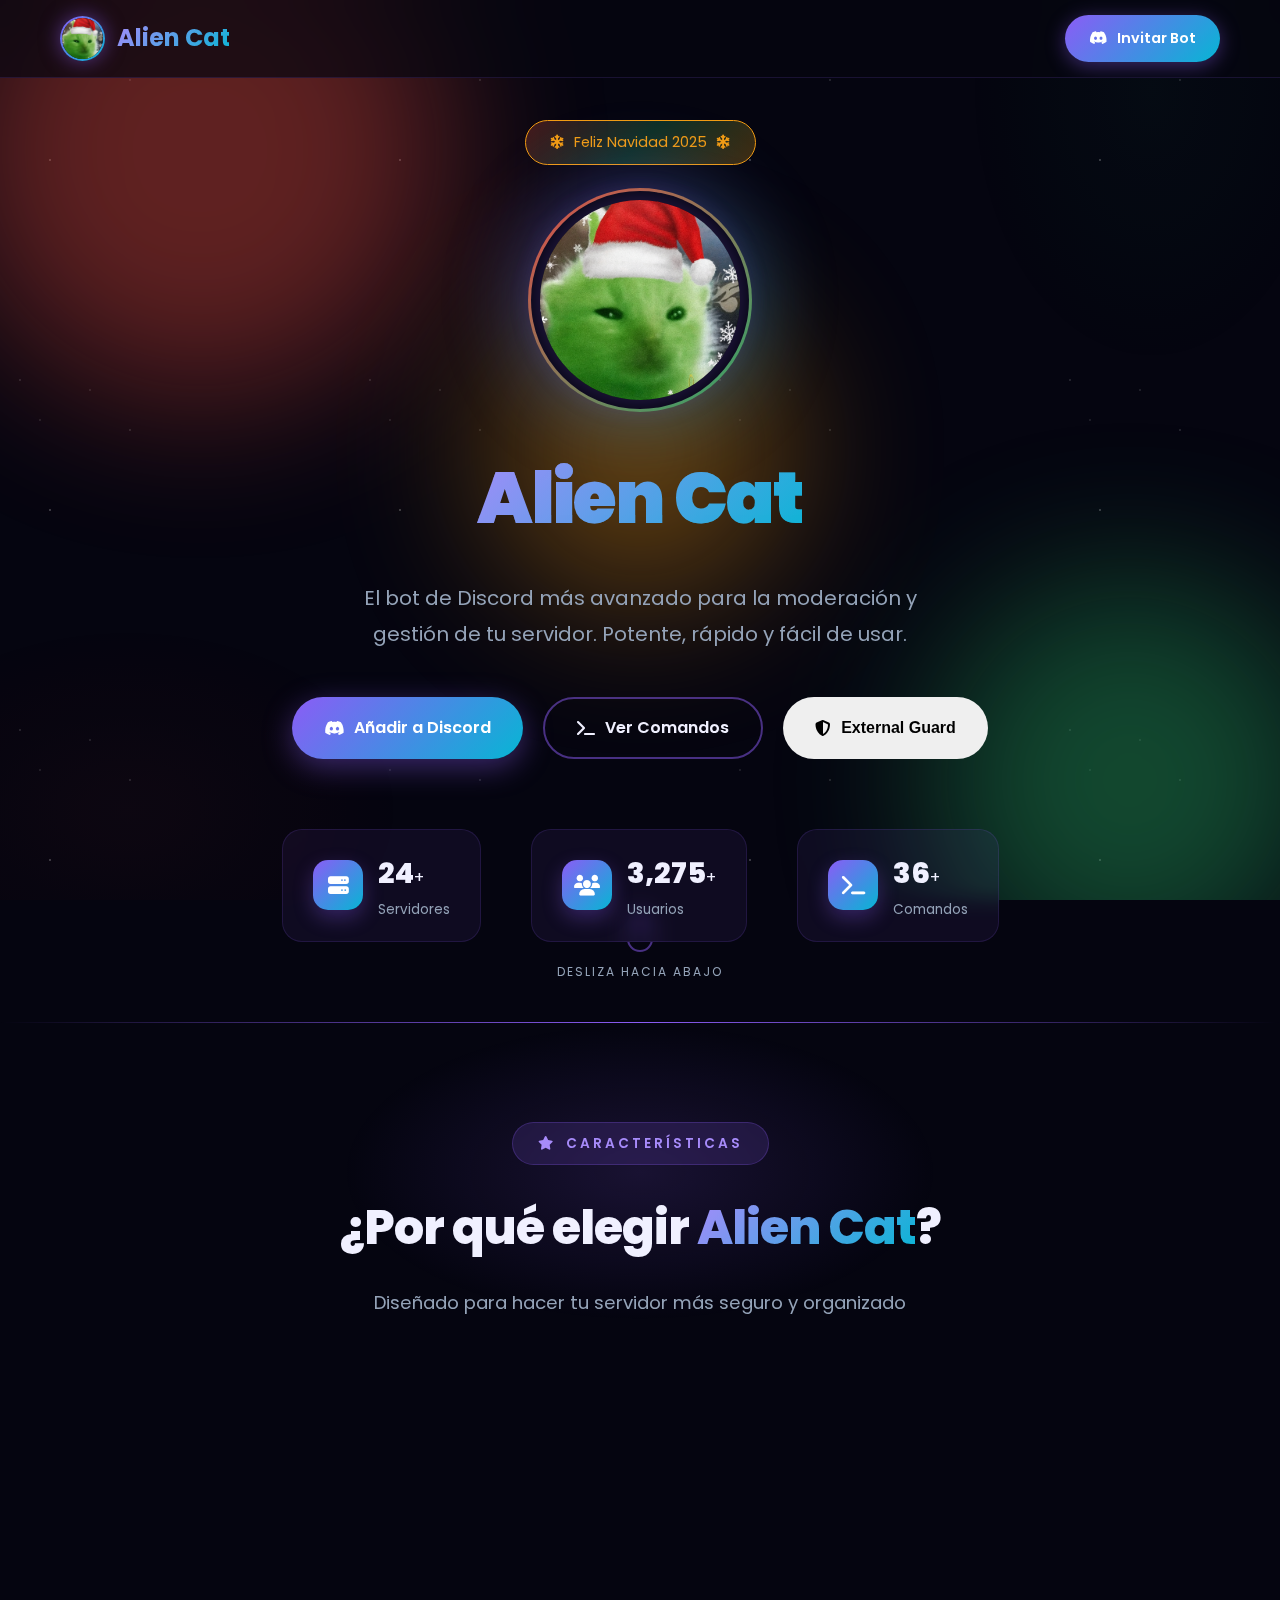
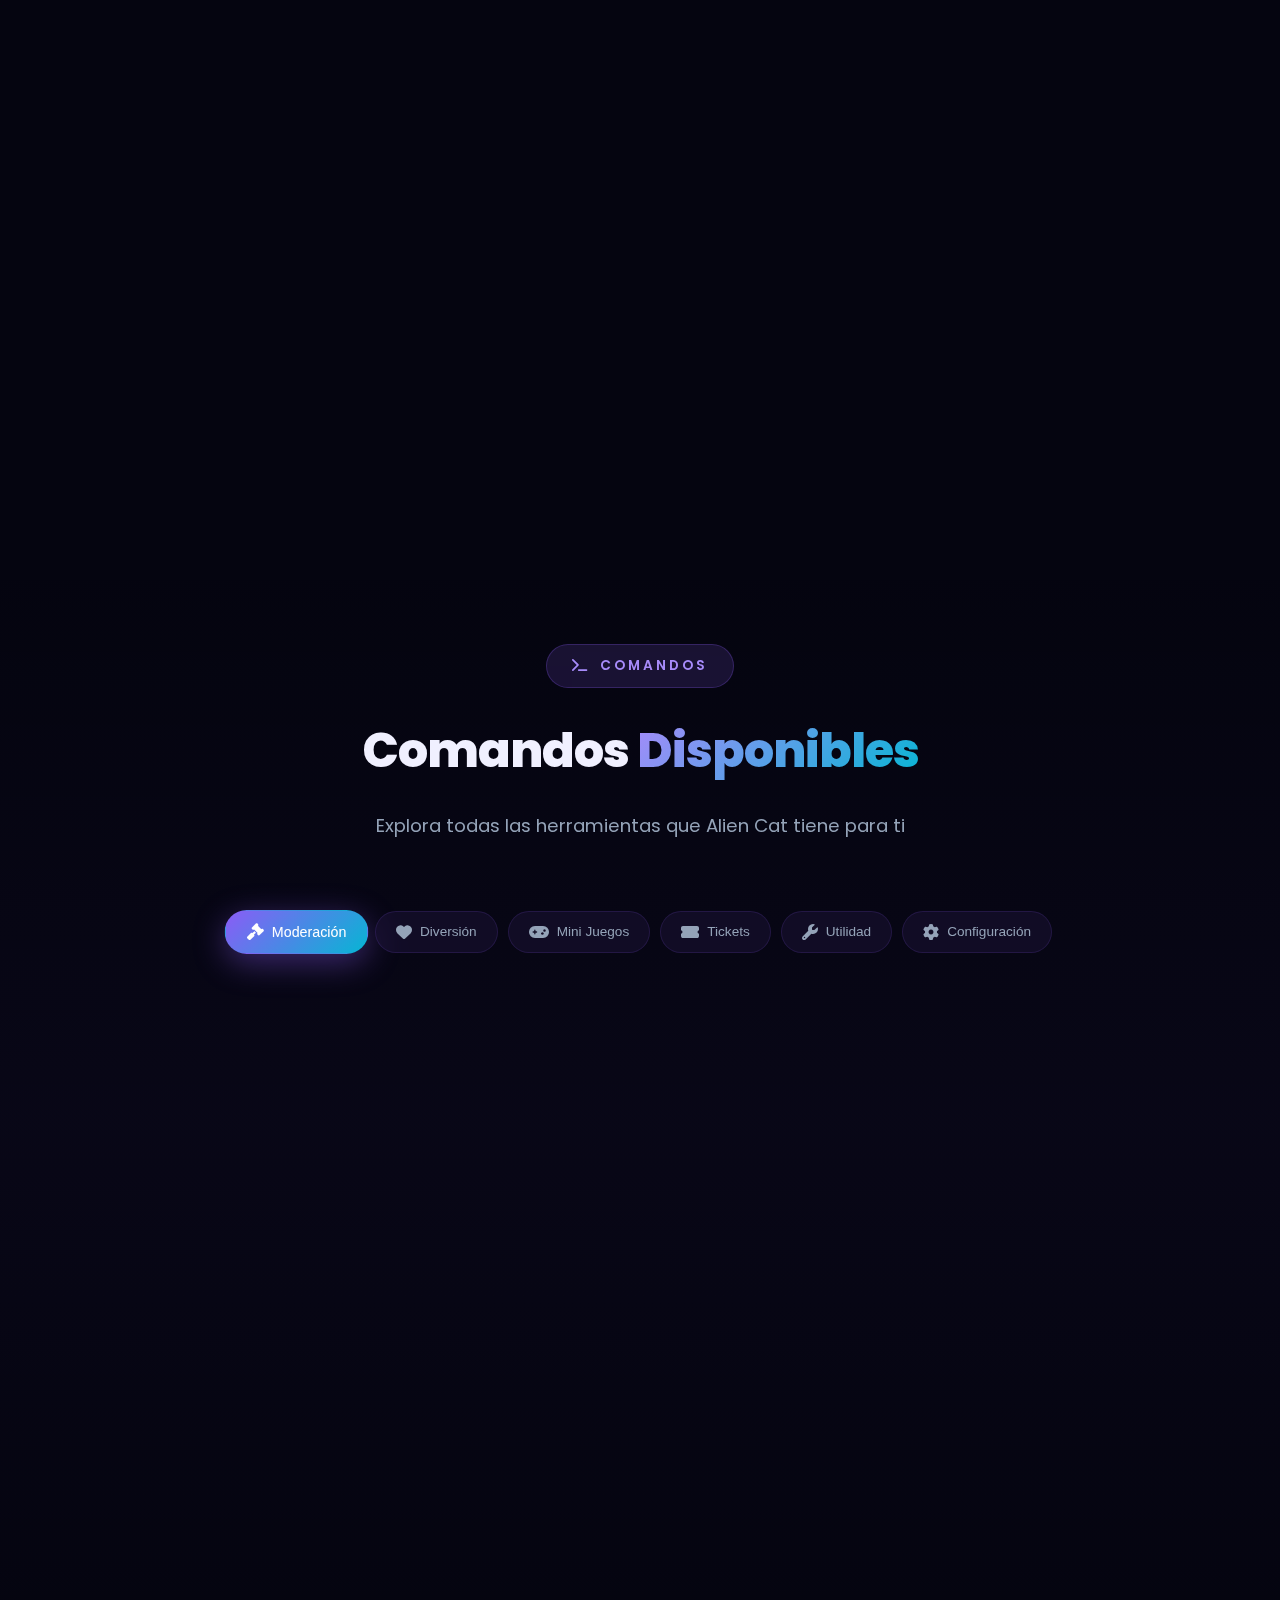
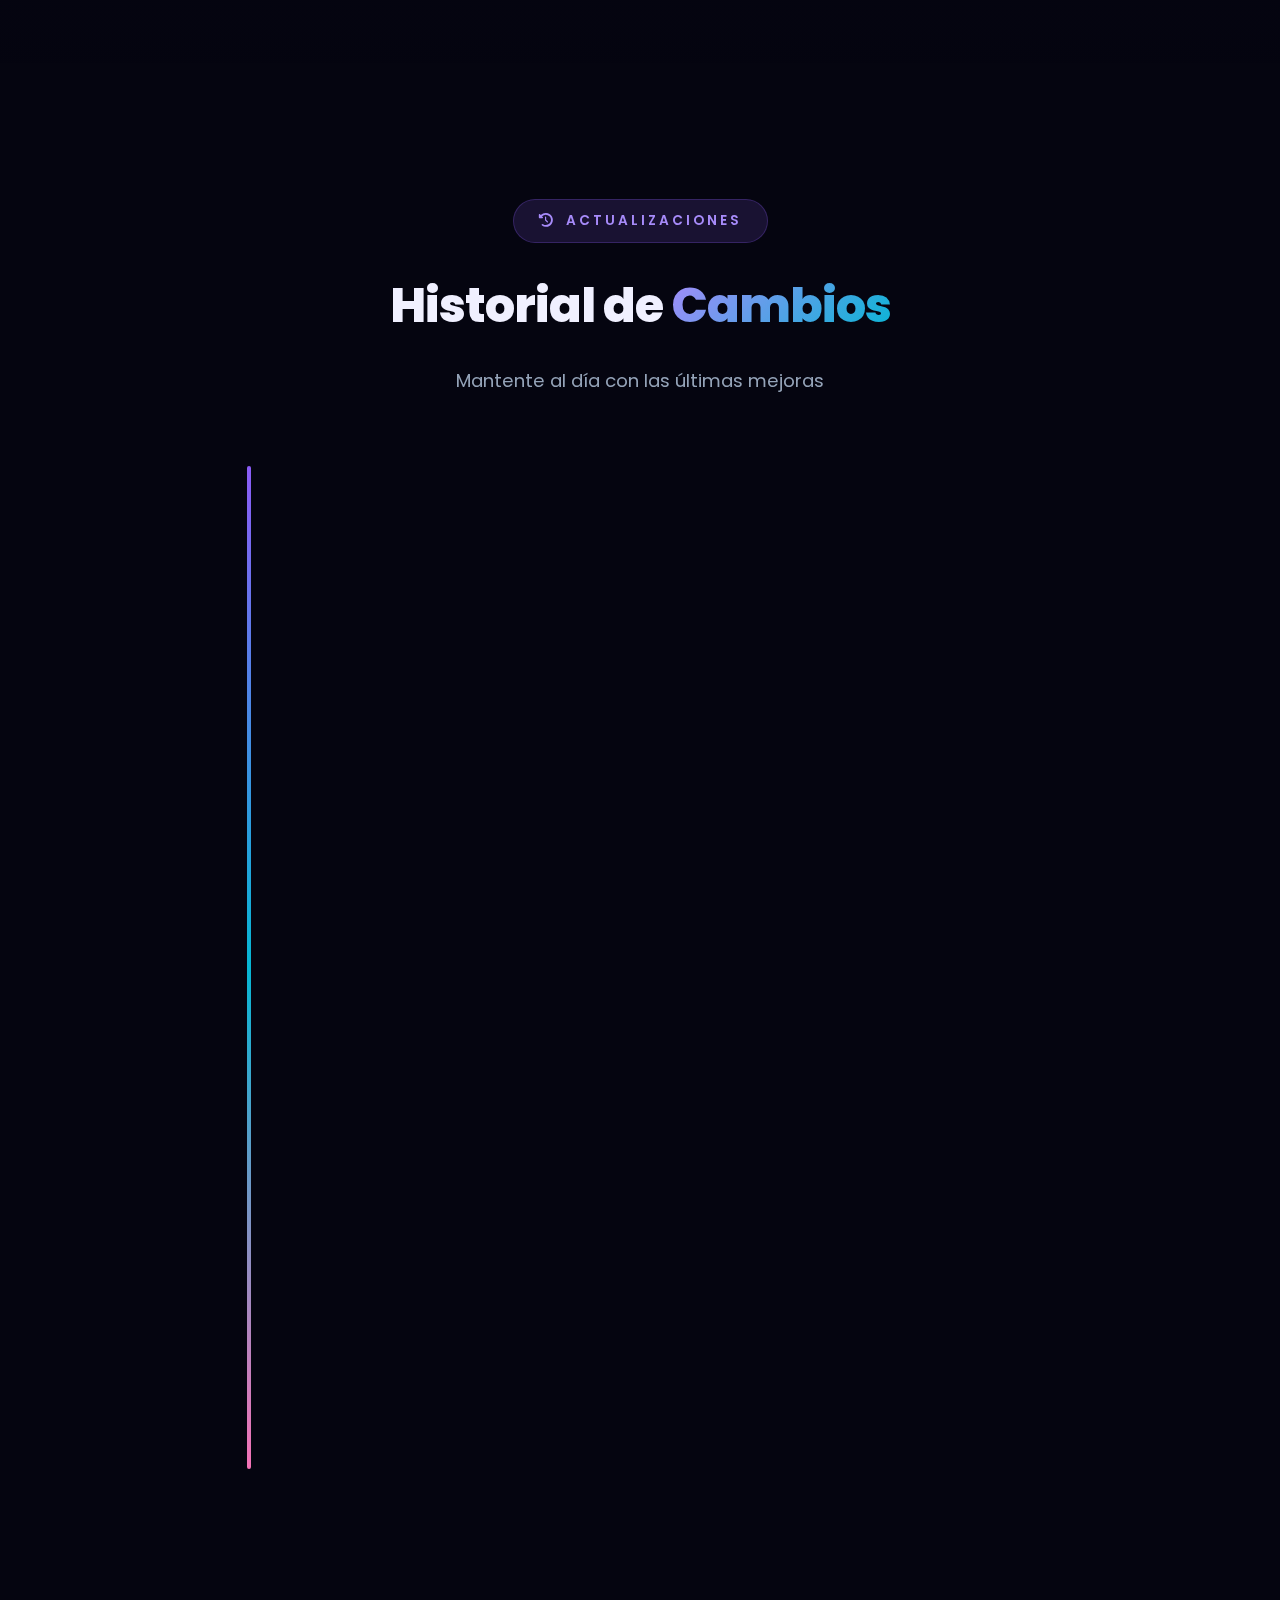
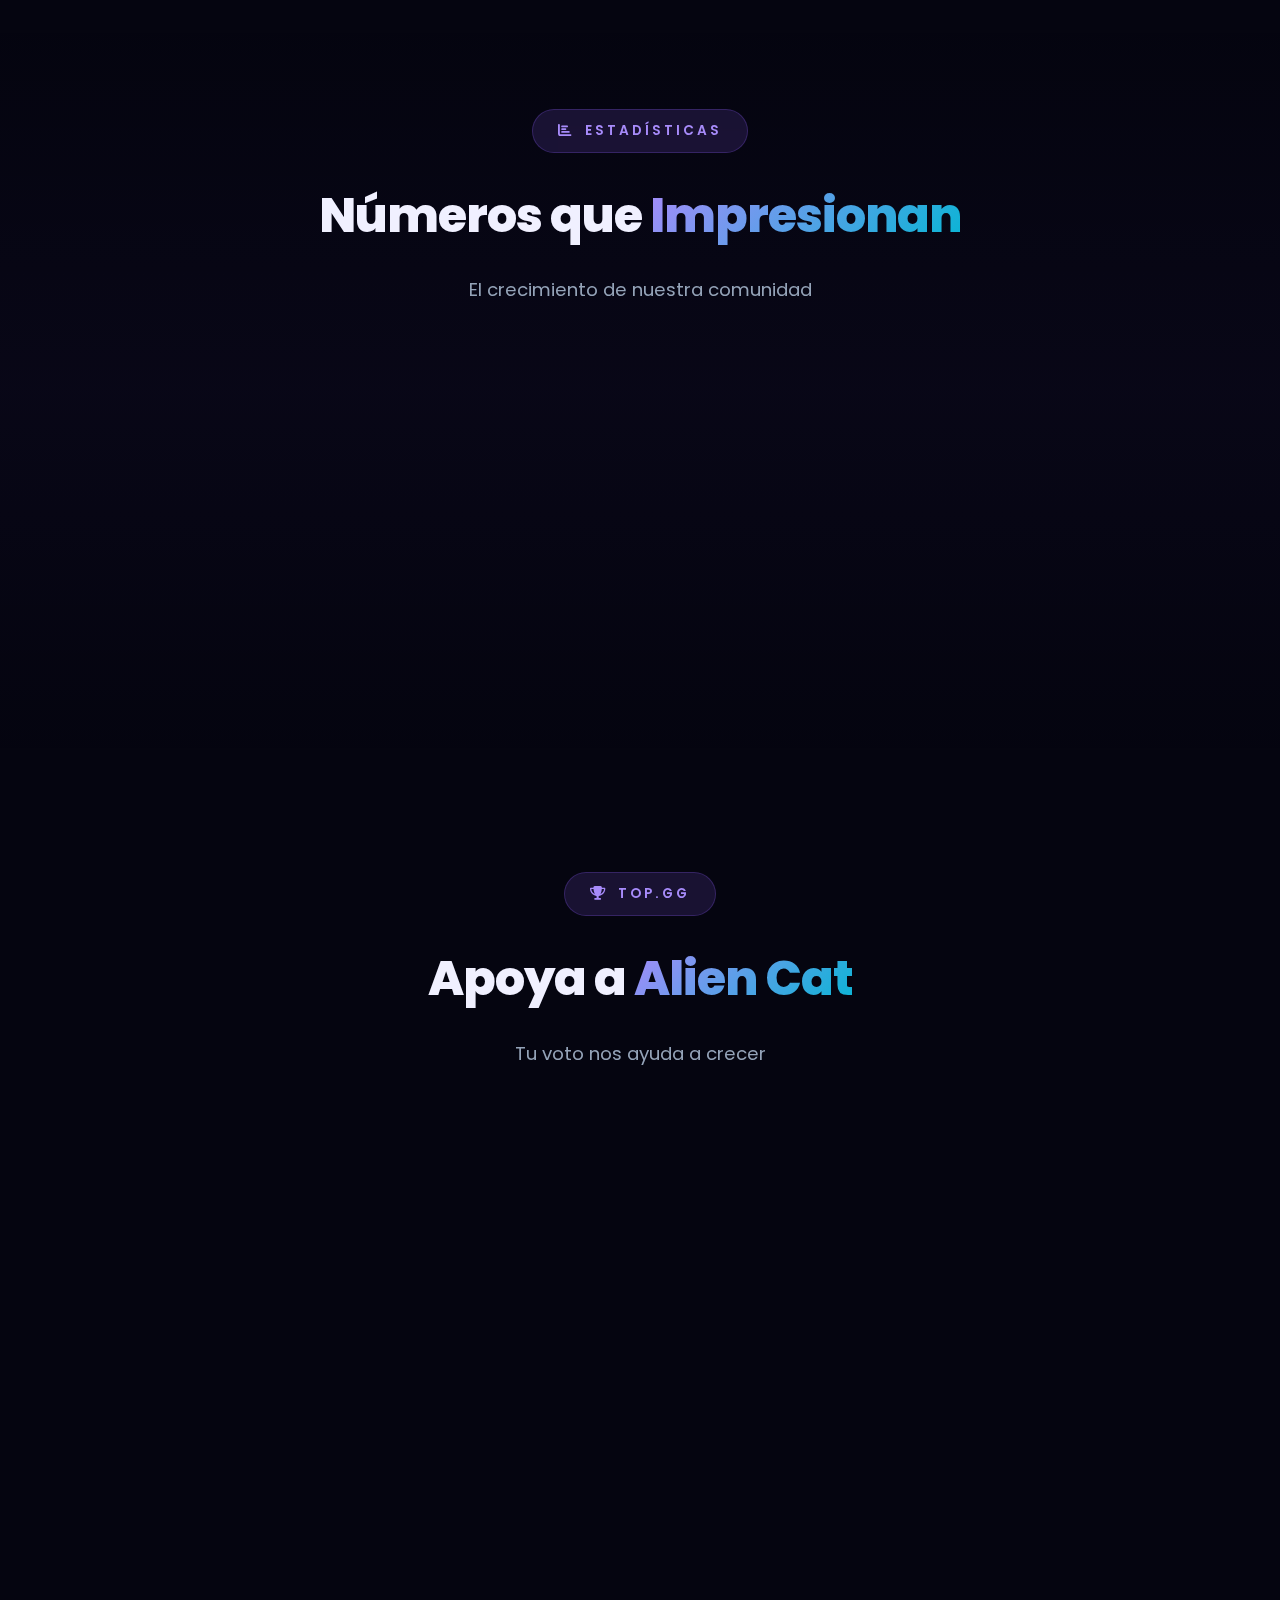
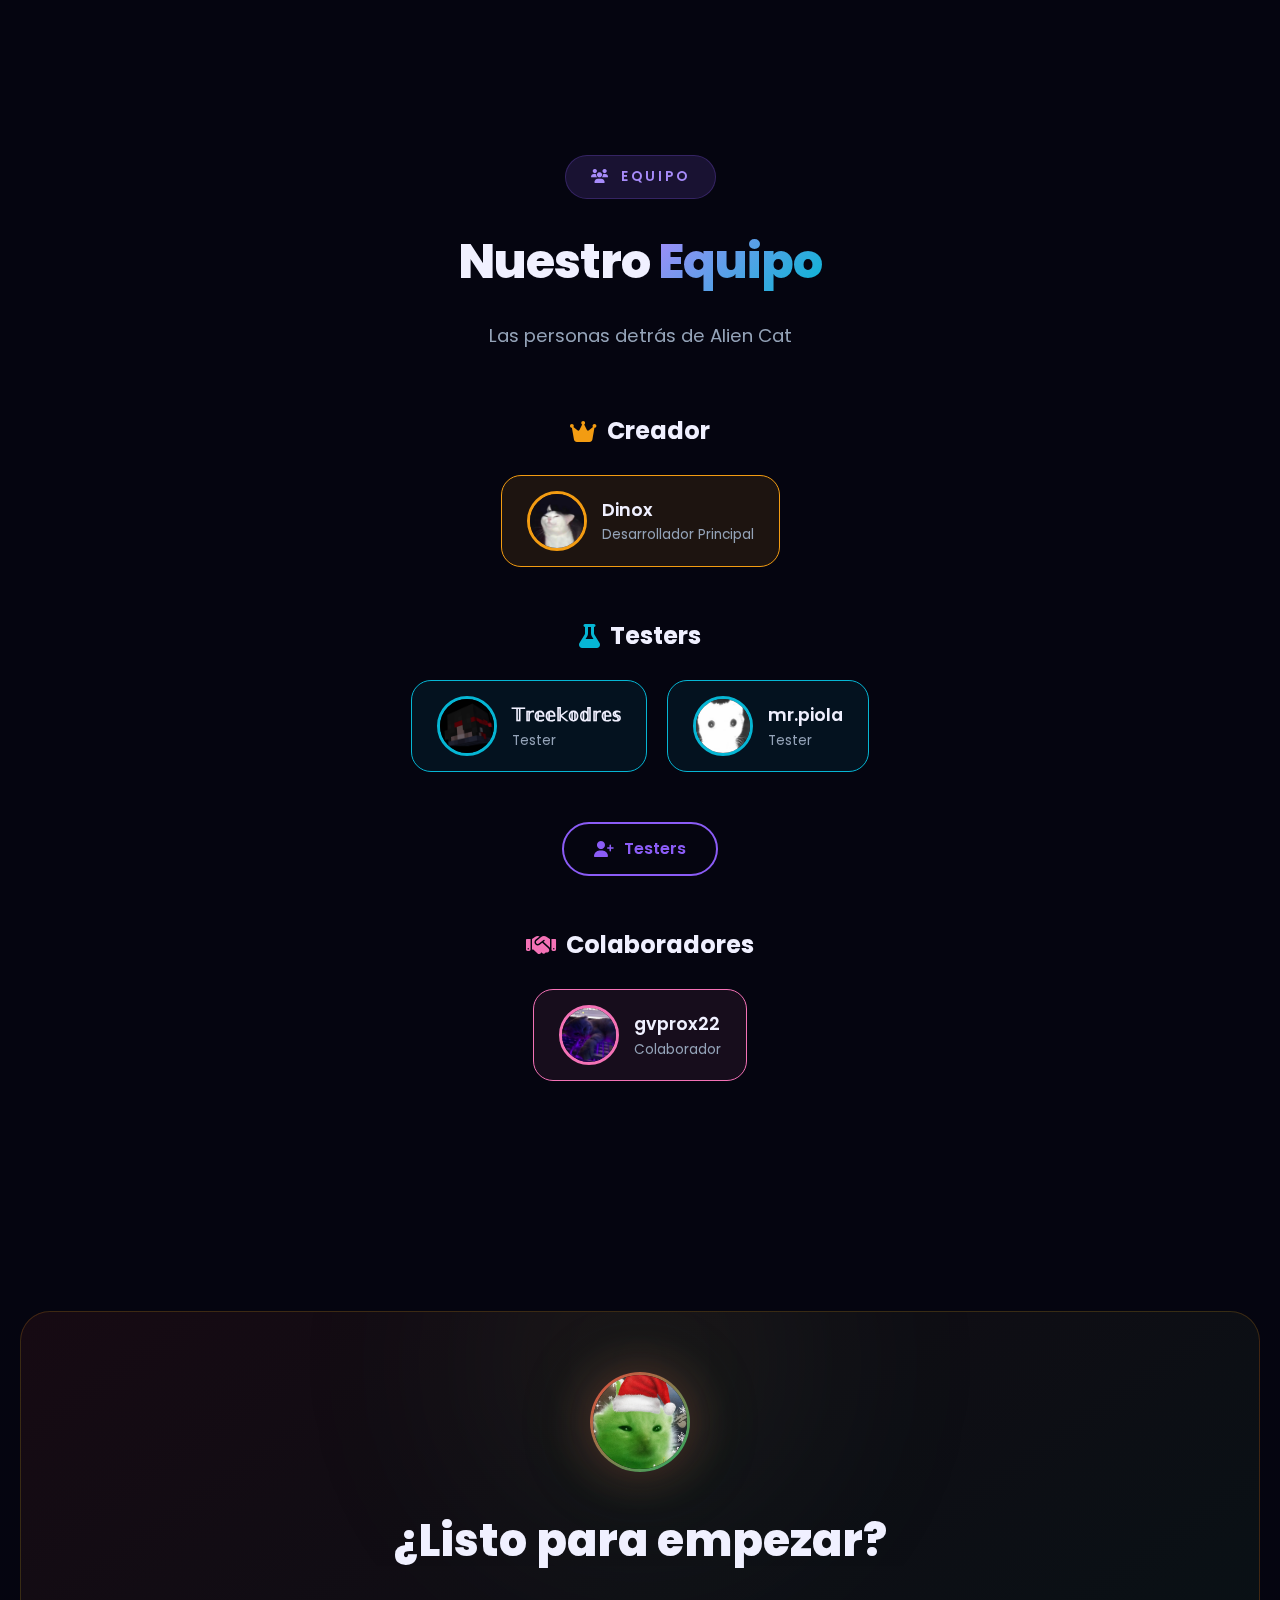
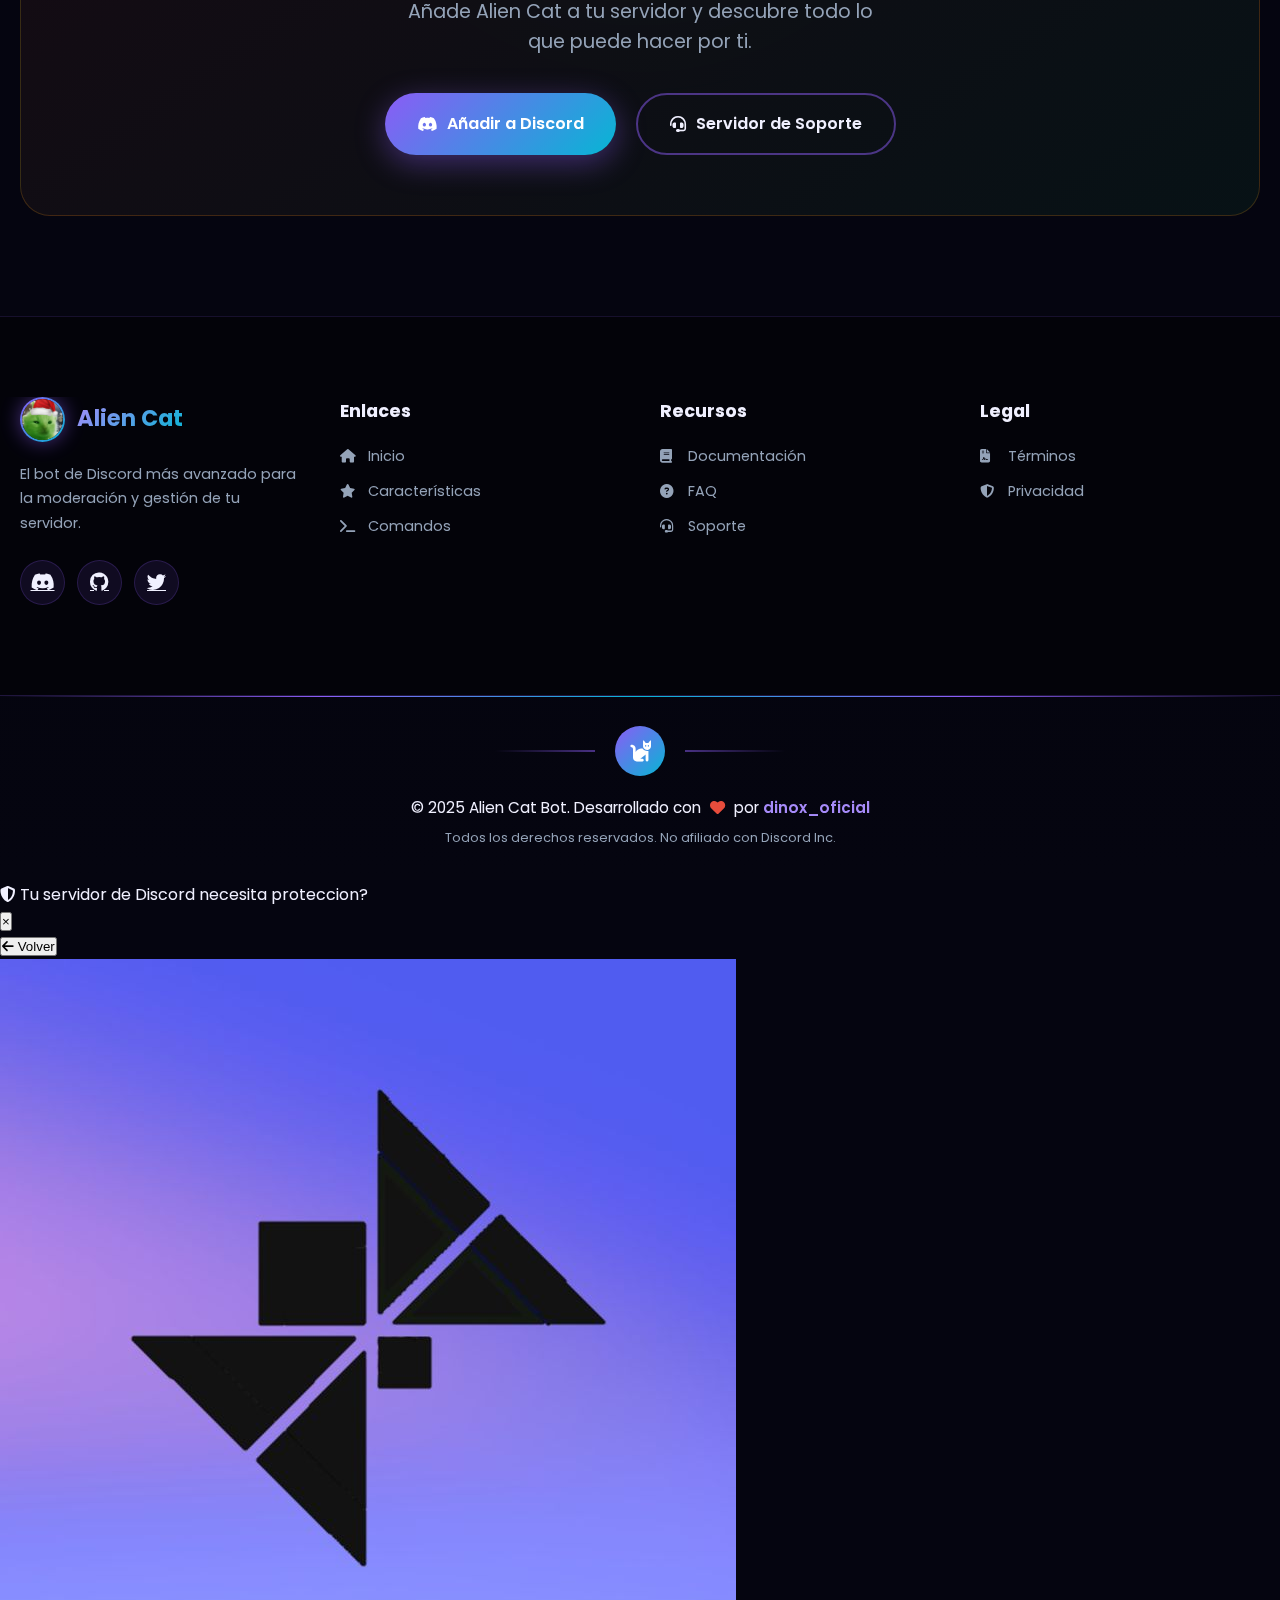
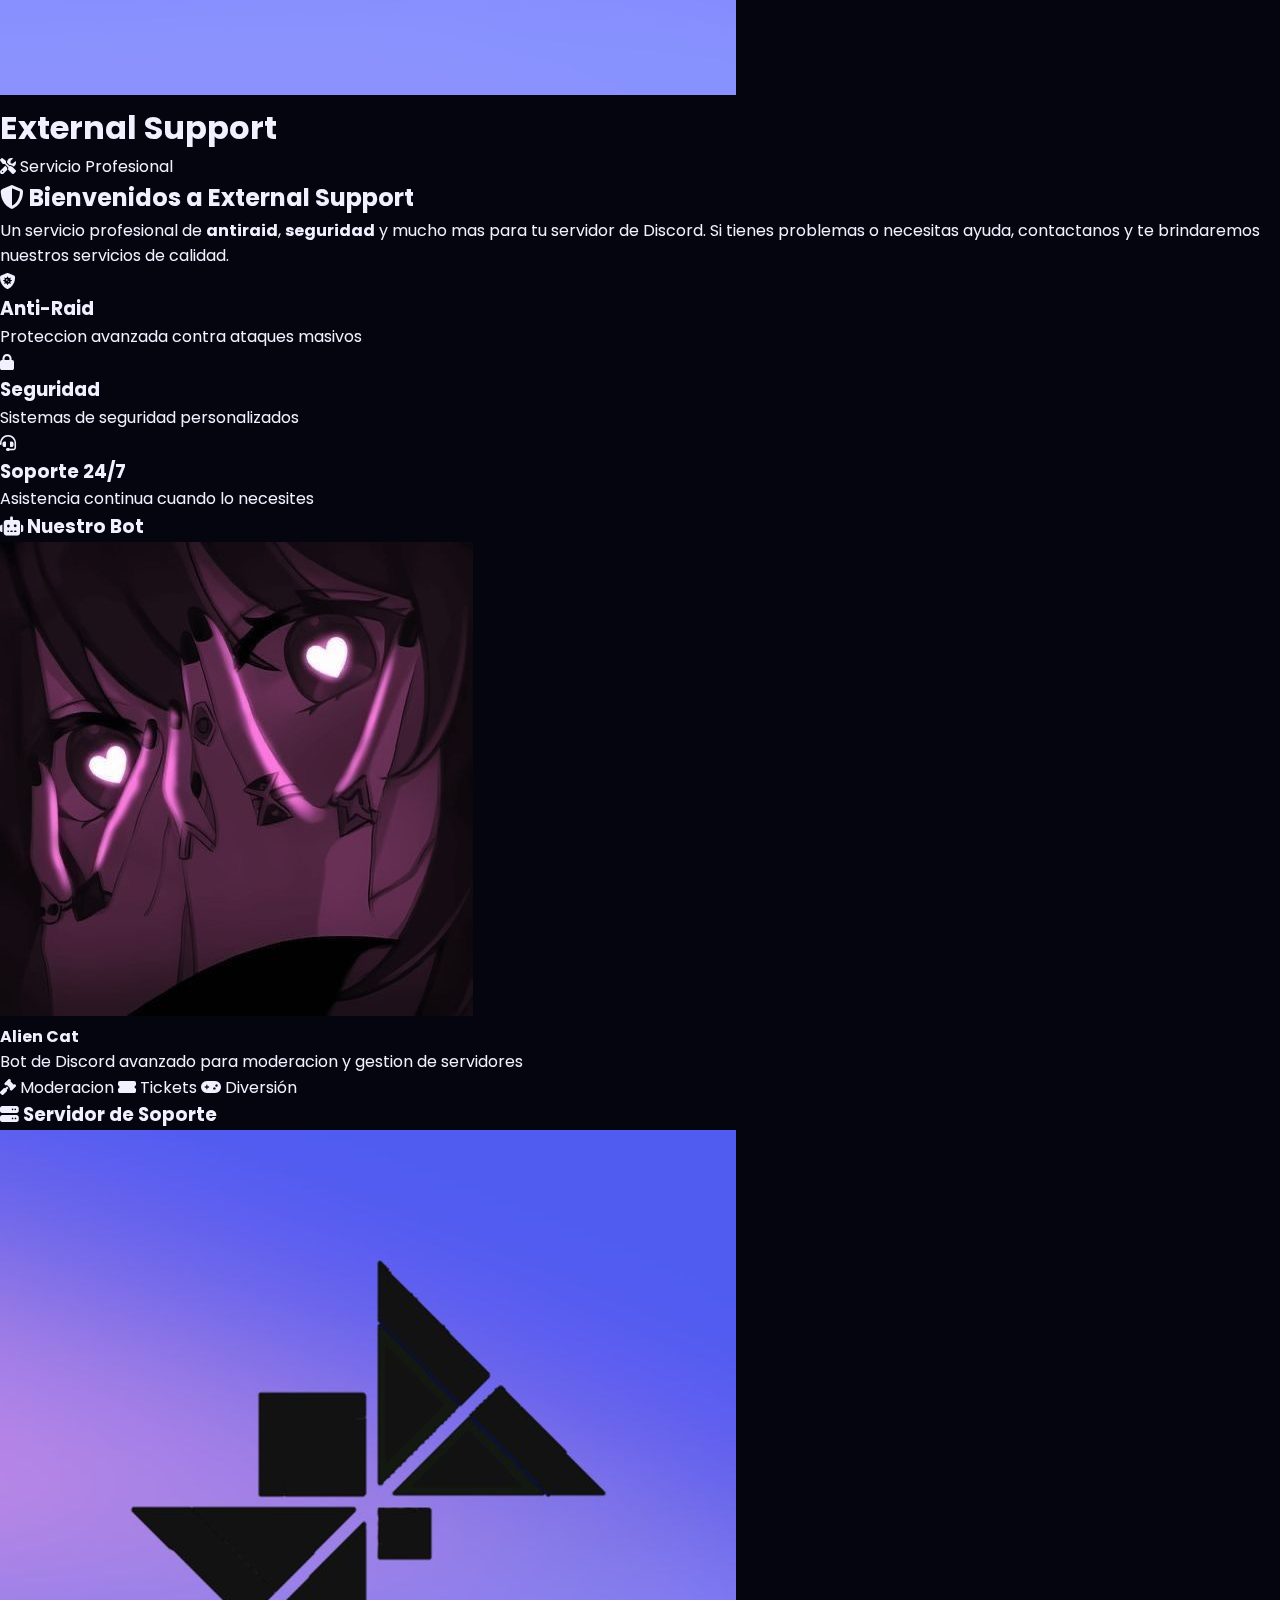
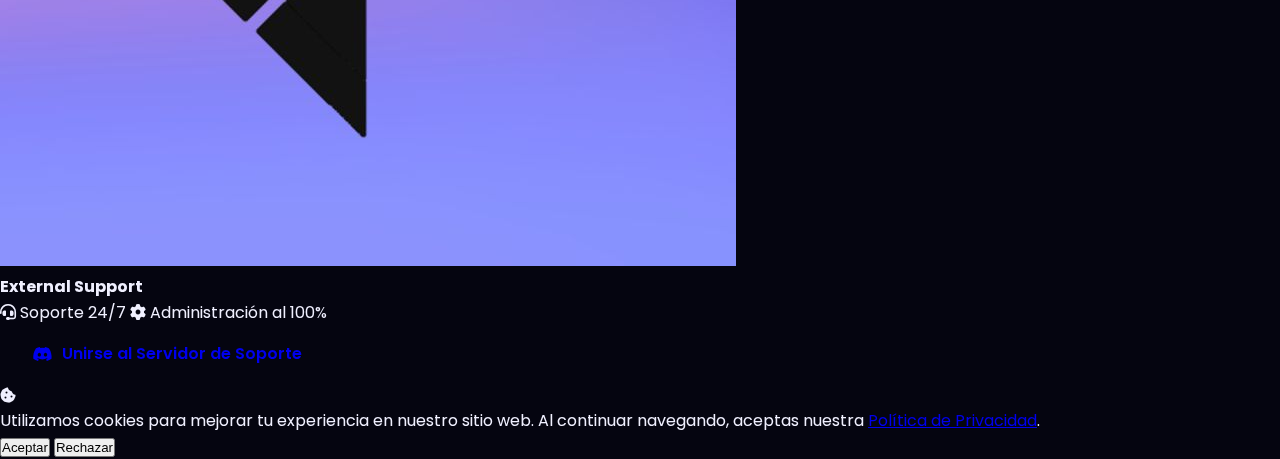
<file: index.html>
<!DOCTYPE html>
<html lang="es">
<head>
    <meta charset="UTF-8">
    <meta name="viewport" content="width=device-width, initial-scale=1.0, maximum-scale=5.0, user-scalable=yes">
    
    <title>Alien Cat Bot Discord - Bot de Moderación y Gestión Avanzado</title>
    <meta name="description" content="Alien Cat Bot Discord - El bot de Discord más avanzado para moderación, tickets, entretenimiento y gestión de servidores. +117 comandos disponibles. Añádelo gratis a tu servidor.">
    <meta name="keywords" content="Alien Cat Bot Discord, Alien Cat, bot discord, bot de discord, discord bot, moderacion discord, bot moderacion, tickets discord, bot español, alien cat discord bot, aliencat bot">
    <meta name="author" content="DNX Studios">
    <meta name="robots" content="index, follow, max-image-preview:large, max-snippet:-1, max-video-preview:-1">
    <meta name="googlebot" content="index, follow">
    <meta name="theme-color" content="#8b5cf6">
    <link rel="canonical" href="https://dnx-studios.github.io/aliencat-dcbot/">
    
    <meta property="og:title" content="Alien Cat Bot Discord - Bot de Moderación Avanzado">
    <meta property="og:description" content="Alien Cat Bot Discord - El mejor bot para moderación, tickets, entretenimiento y gestión de servidores Discord. +117 comandos. ¡Añádelo gratis!">
    <meta property="og:image" content="https://dnx-studios.github.io/aliencat-dcbot/assets/images/bot-avatar.jpg">
    <meta property="og:image:width" content="512">
    <meta property="og:image:height" content="512">
    <meta property="og:image:alt" content="Alien Cat Bot Discord Logo">
    <meta property="og:url" content="https://dnx-studios.github.io/aliencat-dcbot/">
    <meta property="og:type" content="website">
    <meta property="og:site_name" content="Alien Cat Bot Discord">
    <meta property="og:locale" content="es_ES">
    
    <meta name="twitter:card" content="summary_large_image">
    <meta name="twitter:title" content="Alien Cat Bot Discord - Bot de Moderación Avanzado">
    <meta name="twitter:description" content="El mejor bot de Discord para moderación, tickets y gestión de servidores. +117 comandos disponibles.">
    <meta name="twitter:image" content="https://dnx-studios.github.io/aliencat-dcbot/assets/images/bot-avatar.jpg">
    <meta name="twitter:image:alt" content="Alien Cat Bot Discord">
    
    <link rel="icon" type="image/jpeg" href="assets/images/bot-avatar.jpg">
    <link rel="apple-touch-icon" href="assets/images/bot-avatar.jpg">
    <link rel="stylesheet" href="assets/css/style.css?v=23">
    <link href="https://fonts.googleapis.com/css2?family=Poppins:wght@300;400;500;600;700;800;900&display=swap" rel="stylesheet">
    <link rel="stylesheet" href="https://cdnjs.cloudflare.com/ajax/libs/font-awesome/6.4.0/css/all.min.css">
</head>
<body>
    <div class="stars"></div>
    <div class="nebula"></div>
    
    <nav class="navbar">
        <div class="nav-container">
            <a href="#inicio" class="nav-logo">
                <div class="logo-glow"></div>
                <img src="assets/images/bot-avatar.jpg" alt="Alien Cat" class="logo-icon-img">
                <span class="logo-text">Alien Cat</span>
            </a>
            <a href="https://discord.com/oauth2/authorize?client_id=1402925700402380871" class="nav-btn" target="_blank">
                <span class="btn-glow"></span>
                <i class="fab fa-discord"></i> Invitar Bot
            </a>
        </div>
    </nav>

    <section id="inicio" class="hero">
        <div class="hero-bg-effects">
            <div class="orb orb-1"></div>
            <div class="orb orb-2"></div>
            <div class="orb orb-3"></div>
        </div>
        <div class="hero-content">
            <div class="hero-badge christmas-badge">
                <i class="fas fa-snowflake spinning"></i> Feliz Navidad 2025 <i class="fas fa-snowflake spinning"></i>
            </div>
            <div class="hero-avatar">
                <div class="avatar-glow"></div>
                <div class="avatar-ring"></div>
                <img src="assets/images/server-icon.png" 
                     alt="Servidor" 
                     class="avatar-image" 
                     id="server-icon">
            </div>
            <h1 class="hero-title">
                <span class="gradient-text glitch" data-text="Alien Cat">Alien Cat</span>
            </h1>
            <p class="hero-subtitle">
                El bot de Discord más avanzado para la moderación y gestión de tu servidor. 
                Potente, rápido y fácil de usar.
            </p>
            <div class="hero-buttons">
                <a href="https://discord.com/oauth2/authorize?client_id=1402925700402380871" class="btn btn-primary btn-glow-effect" target="_blank">
                    <span class="btn-content">
                        <i class="fab fa-discord"></i> Añadir a Discord
                    </span>
                    <span class="btn-shimmer"></span>
                </a>
                <a href="#comandos" class="btn btn-secondary btn-glow-effect">
                    <span class="btn-content">
                        <i class="fas fa-terminal"></i> Ver Comandos
                    </span>
                </a>
                <button id="external-guard-btn" class="btn btn-external-guard">
                    <span class="btn-content">
                        <i class="fas fa-shield-alt"></i> External Guard
                    </span>
                </button>
            </div>
            <div class="hero-stats">
                <div class="stat-item">
                    <div class="stat-icon-wrapper">
                        <i class="fas fa-server"></i>
                    </div>
                    <div class="stat-info">
                        <span class="stat-number" data-target="75">0</span>+
                        <span class="stat-label">Servidores</span>
                    </div>
                </div>
                <div class="stat-item">
                    <div class="stat-icon-wrapper">
                        <i class="fas fa-users"></i>
                    </div>
                    <div class="stat-info">
                        <span class="stat-number" data-target="10658">0</span>+
                        <span class="stat-label">Usuarios</span>
                    </div>
                </div>
                <div class="stat-item">
                    <div class="stat-icon-wrapper">
                        <i class="fas fa-terminal"></i>
                    </div>
                    <div class="stat-info">
                        <span class="stat-number" data-target="117">0</span>+
                        <span class="stat-label">Comandos</span>
                    </div>
                </div>
            </div>
        </div>
        <div class="scroll-indicator">
            <div class="scroll-mouse">
                <div class="scroll-wheel"></div>
            </div>
            <span>Desliza hacia abajo</span>
        </div>
    </section>

    <section id="caracteristicas" class="features">
        <div class="section-glow"></div>
        <div class="container">
            <div class="section-header">
                <span class="section-badge">
                    <i class="fas fa-star"></i> Características
                </span>
                <h2 class="section-title">¿Por qué elegir <span class="gradient-text">Alien Cat</span>?</h2>
                <p class="section-subtitle">Diseñado para hacer tu servidor más seguro y organizado</p>
            </div>
            <div class="features-grid">
                <div class="feature-card" data-tilt>
                    <div class="feature-glow"></div>
                    <div class="feature-icon">
                        <i class="fas fa-shield-alt"></i>
                    </div>
                    <h3>Moderación Avanzada</h3>
                    <p>Sistema completo de moderación con mute, ban, kick, warn y mucho más. Mantén tu servidor seguro y ordenado.</p>
                    <div class="feature-shine"></div>
                </div>
                <div class="feature-card" data-tilt>
                    <div class="feature-glow"></div>
                    <div class="feature-icon">
                        <i class="fas fa-bolt"></i>
                    </div>
                    <h3>Respuesta Instantánea</h3>
                    <p>Comandos ultra rápidos con latencia mínima. Tu servidor funcionará sin interrupciones ni retrasos.</p>
                    <div class="feature-shine"></div>
                </div>
                <div class="feature-card" data-tilt>
                    <div class="feature-glow"></div>
                    <div class="feature-icon">
                        <i class="fas fa-sliders-h"></i>
                    </div>
                    <h3>Altamente Configurable</h3>
                    <p>Personaliza cada aspecto del bot según las necesidades de tu servidor. Modlog, alertas y más.</p>
                    <div class="feature-shine"></div>
                </div>
                <div class="feature-card" data-tilt>
                    <div class="feature-glow"></div>
                    <div class="feature-icon">
                        <i class="fas fa-code"></i>
                    </div>
                    <h3>Slash Commands</h3>
                    <p>Soporte completo para comandos slash (/) y comandos con prefijo (!). Usa el que prefieras.</p>
                    <div class="feature-shine"></div>
                </div>
                <div class="feature-card" data-tilt>
                    <div class="feature-glow"></div>
                    <div class="feature-icon">
                        <i class="fas fa-history"></i>
                    </div>
                    <h3>Historial Completo</h3>
                    <p>Registro detallado de todas las acciones de moderación. Nunca pierdas el rastro de lo que sucede.</p>
                    <div class="feature-shine"></div>
                </div>
                <div class="feature-card" data-tilt>
                    <div class="feature-glow"></div>
                    <div class="feature-icon">
                        <i class="fas fa-lock"></i>
                    </div>
                    <h3>Protección del Servidor</h3>
                    <p>Funciones anti-raid, join-lock y alertas de palabras clave para proteger tu comunidad.</p>
                    <div class="feature-shine"></div>
                </div>
            </div>
        </div>
    </section>

    <section id="comandos" class="commands">
        <div class="container">
            <div class="section-header">
                <span class="section-badge">
                    <i class="fas fa-terminal"></i> Comandos
                </span>
                <h2 class="section-title">Comandos <span class="gradient-text">Disponibles</span></h2>
                <p class="section-subtitle">Explora todas las herramientas que Alien Cat tiene para ti</p>
            </div>
            
            <div class="commands-tabs">
                <button class="tab-btn active" data-tab="moderation">
                    <i class="fas fa-gavel"></i> <span>Moderación</span>
                </button>
                <button class="tab-btn" data-tab="entertainment">
                    <i class="fas fa-heart"></i> <span>Diversión</span>
                </button>
                <button class="tab-btn" data-tab="minigames">
                    <i class="fas fa-gamepad"></i> <span>Mini Juegos</span>
                </button>
                <button class="tab-btn" data-tab="tickets">
                    <i class="fas fa-ticket-alt"></i> <span>Tickets</span>
                </button>
                <button class="tab-btn" data-tab="utility">
                    <i class="fas fa-wrench"></i> <span>Utilidad</span>
                </button>
                <button class="tab-btn" data-tab="config">
                    <i class="fas fa-cog"></i> <span>Configuración</span>
                </button>
            </div>

            <div class="commands-content">
                <div class="tab-content active" id="moderation">
                    <div class="commands-grid">
                        <div class="command-card">
                            <div class="command-header">
                                <code>/mute</code>
                                <span class="command-tag tag-mod">Moderador</span>
                            </div>
                            <p>Silencia a un usuario temporalmente. Soporta duraciones como 10m, 1h, 1d.</p>
                        </div>
                        <div class="command-card">
                            <div class="command-header">
                                <code>/unmute</code>
                                <span class="command-tag tag-mod">Moderador</span>
                            </div>
                            <p>Quita el silenciamiento de un usuario para que pueda hablar nuevamente.</p>
                        </div>
                        <div class="command-card">
                            <div class="command-header">
                                <code>/warn</code>
                                <span class="command-tag tag-mod">Moderador</span>
                            </div>
                            <p>Advierte a un usuario. Las advertencias se guardan y acumulan.</p>
                        </div>
                        <div class="command-card">
                            <div class="command-header">
                                <code>/unwarn</code>
                                <span class="command-tag tag-mod">Moderador</span>
                            </div>
                            <p>Elimina una advertencia específica de un usuario usando su ID.</p>
                        </div>
                        <div class="command-card">
                            <div class="command-header">
                                <code>/history-warns</code>
                                <span class="command-tag tag-mod">Moderador</span>
                            </div>
                            <p>Muestra el historial completo de advertencias de un usuario.</p>
                        </div>
                        <div class="command-card">
                            <div class="command-header">
                                <code>/ban</code>
                                <span class="command-tag tag-admin">Admin</span>
                            </div>
                            <p>Banea permanentemente a un usuario del servidor.</p>
                        </div>
                        <div class="command-card">
                            <div class="command-header">
                                <code>/unban</code>
                                <span class="command-tag tag-admin">Admin</span>
                            </div>
                            <p>Desbanea a un usuario usando su ID.</p>
                        </div>
                        <div class="command-card">
                            <div class="command-header">
                                <code>/tempban</code>
                                <span class="command-tag tag-admin">Admin</span>
                            </div>
                            <p>Banea temporalmente a un usuario. Se desbanea automáticamente.</p>
                        </div>
                        <div class="command-card">
                            <div class="command-header">
                                <code>/kick</code>
                                <span class="command-tag tag-mod">Moderador</span>
                            </div>
                            <p>Expulsa a un usuario del servidor. Puede volver a unirse.</p>
                        </div>
                        <div class="command-card">
                            <div class="command-header">
                                <code>/softban</code>
                                <span class="command-tag tag-admin">Admin</span>
                            </div>
                            <p>Banea y desbanea inmediatamente, eliminando los mensajes del usuario.</p>
                        </div>
                        <div class="command-card">
                            <div class="command-header">
                                <code>/purge</code>
                                <span class="command-tag tag-mod">Moderador</span>
                            </div>
                            <p>Elimina múltiples mensajes de un canal rápidamente.</p>
                        </div>
                        <div class="command-card">
                            <div class="command-header">
                                <code>/nuke</code>
                                <span class="command-tag tag-admin">Admin</span>
                            </div>
                            <p>Recrea el canal completamente, eliminando todos los mensajes.</p>
                        </div>
                    </div>
                </div>
                
                <div class="tab-content" id="entertainment">
                    <div class="commands-grid">
                        <div class="command-card">
                            <div class="command-header">
                                <code>/hug</code>
                                <span class="command-tag tag-all">Todos</span>
                            </div>
                            <p>Abraza a otro usuario con un GIF animado.</p>
                        </div>
                        <div class="command-card">
                            <div class="command-header">
                                <code>/kiss</code>
                                <span class="command-tag tag-all">Todos</span>
                            </div>
                            <p>Dale un besito a otro usuario con GIF.</p>
                        </div>
                        <div class="command-card">
                            <div class="command-header">
                                <code>/slap</code>
                                <span class="command-tag tag-all">Todos</span>
                            </div>
                            <p>Cachetea a otro usuario con animación.</p>
                        </div>
                        <div class="command-card">
                            <div class="command-header">
                                <code>/bonk</code>
                                <span class="command-tag tag-all">Todos</span>
                            </div>
                            <p>Dale un bonk a alguien con GIF divertido.</p>
                        </div>
                        <div class="command-card">
                            <div class="command-header">
                                <code>/pat</code>
                                <span class="command-tag tag-all">Todos</span>
                            </div>
                            <p>Acaricia la cabeza de otro usuario.</p>
                        </div>
                        <div class="command-card">
                            <div class="command-header">
                                <code>/8ball</code>
                                <span class="command-tag tag-all">Todos</span>
                            </div>
                            <p>Pregunta a la bola mágica 8.</p>
                        </div>
                        <div class="command-card">
                            <div class="command-header">
                                <code>/ship</code>
                                <span class="command-tag tag-all">Todos</span>
                            </div>
                            <p>Calcula la compatibilidad entre usuarios.</p>
                        </div>
                        <div class="command-card">
                            <div class="command-header">
                                <code>/roast</code>
                                <span class="command-tag tag-all">Todos</span>
                            </div>
                            <p>Quema a alguien con un insulto gracioso.</p>
                        </div>
                    </div>
                </div>
                
                <div class="tab-content" id="minigames">
                    <div class="commands-grid">
                        <div class="command-card">
                            <div class="command-header">
                                <code>/rps</code>
                                <span class="command-tag tag-all">Todos</span>
                            </div>
                            <p>Juega piedra, papel o tijera contra el bot.</p>
                        </div>
                        <div class="command-card">
                            <div class="command-header">
                                <code>/coinflip</code>
                                <span class="command-tag tag-all">Todos</span>
                            </div>
                            <p>Lanza una moneda al aire.</p>
                        </div>
                        <div class="command-card">
                            <div class="command-header">
                                <code>/dice</code>
                                <span class="command-tag tag-all">Todos</span>
                            </div>
                            <p>Tira un dado de 6 caras.</p>
                        </div>
                        <div class="command-card">
                            <div class="command-header">
                                <code>/trivia</code>
                                <span class="command-tag tag-all">Todos</span>
                            </div>
                            <p>Responde preguntas de trivia.</p>
                        </div>
                    </div>
                </div>
                
                <div class="tab-content" id="tickets">
                    <div class="commands-grid">
                        <div class="command-card">
                            <div class="command-header">
                                <code>/ticket-setup</code>
                                <span class="command-tag tag-admin">Admin</span>
                            </div>
                            <p>Configura el sistema de tickets en tu servidor.</p>
                        </div>
                        <div class="command-card">
                            <div class="command-header">
                                <code>/ticket-close</code>
                                <span class="command-tag tag-mod">Moderador</span>
                            </div>
                            <p>Cierra un ticket de soporte.</p>
                        </div>
                        <div class="command-card">
                            <div class="command-header">
                                <code>/ticket-add</code>
                                <span class="command-tag tag-mod">Moderador</span>
                            </div>
                            <p>Añade un usuario a un ticket existente.</p>
                        </div>
                        <div class="command-card">
                            <div class="command-header">
                                <code>/ticket-remove</code>
                                <span class="command-tag tag-mod">Moderador</span>
                            </div>
                            <p>Elimina un usuario de un ticket.</p>
                        </div>
                    </div>
                </div>
                
                <div class="tab-content" id="utility">
                    <div class="commands-grid">
                        <div class="command-card">
                            <div class="command-header">
                                <code>/userinfo</code>
                                <span class="command-tag tag-all">Todos</span>
                            </div>
                            <p>Muestra información detallada de un usuario.</p>
                        </div>
                        <div class="command-card">
                            <div class="command-header">
                                <code>/serverinfo</code>
                                <span class="command-tag tag-all">Todos</span>
                            </div>
                            <p>Muestra estadísticas e información del servidor.</p>
                        </div>
                        <div class="command-card">
                            <div class="command-header">
                                <code>/avatar</code>
                                <span class="command-tag tag-all">Todos</span>
                            </div>
                            <p>Obtén el avatar de un usuario en alta calidad.</p>
                        </div>
                        <div class="command-card">
                            <div class="command-header">
                                <code>/ping</code>
                                <span class="command-tag tag-all">Todos</span>
                            </div>
                            <p>Comprueba la latencia del bot.</p>
                        </div>
                    </div>
                </div>
                
                <div class="tab-content" id="config">
                    <div class="commands-grid">
                        <div class="command-card">
                            <div class="command-header">
                                <code>/modlog</code>
                                <span class="command-tag tag-admin">Admin</span>
                            </div>
                            <p>Configura el canal de logs de moderación.</p>
                        </div>
                        <div class="command-card">
                            <div class="command-header">
                                <code>/welcome</code>
                                <span class="command-tag tag-admin">Admin</span>
                            </div>
                            <p>Configura los mensajes de bienvenida.</p>
                        </div>
                        <div class="command-card">
                            <div class="command-header">
                                <code>/autorole</code>
                                <span class="command-tag tag-admin">Admin</span>
                            </div>
                            <p>Asigna roles automáticamente a nuevos miembros.</p>
                        </div>
                        <div class="command-card">
                            <div class="command-header">
                                <code>/prefix</code>
                                <span class="command-tag tag-admin">Admin</span>
                            </div>
                            <p>Cambia el prefijo del bot en tu servidor.</p>
                        </div>
                    </div>
                </div>
            </div>
        </div>
    </section>

    <section id="actualizaciones" class="updates">
        <div class="container">
            <div class="section-header">
                <span class="section-badge">
                    <i class="fas fa-history"></i> Actualizaciones
                </span>
                <h2 class="section-title">Historial de <span class="gradient-text">Cambios</span></h2>
                <p class="section-subtitle">Mantente al día con las últimas mejoras</p>
            </div>
            <div class="timeline">
                <div class="timeline-item">
                    <div class="timeline-icon completed">
                        <i class="fas fa-check"></i>
                    </div>
                    <div class="timeline-content">
                        <span class="timeline-date">Diciembre 2025</span>
                        <h3>Edición Navideña</h3>
                        <p>Nuevo tema navideño para el sitio web con animaciones festivas y copos de nieve dinámicos.</p>
                        <div class="timeline-tags">
                            <span class="tag">Navidad</span>
                            <span class="tag">Animaciones</span>
                        </div>
                    </div>
                </div>
                <div class="timeline-item">
                    <div class="timeline-icon completed">
                        <i class="fas fa-check"></i>
                    </div>
                    <div class="timeline-content">
                        <span class="timeline-date">Noviembre 2025</span>
                        <h3>Sistema de Tickets</h3>
                        <p>Nuevo sistema de tickets de soporte completamente personalizable.</p>
                        <div class="timeline-tags">
                            <span class="tag">Tickets</span>
                            <span class="tag">Soporte</span>
                        </div>
                    </div>
                </div>
                <div class="timeline-item">
                    <div class="timeline-icon in-progress">
                        <i class="fas fa-spinner"></i>
                    </div>
                    <div class="timeline-content">
                        <span class="timeline-date">En Progreso</span>
                        <h3>Sistema de Economía</h3>
                        <p>Sistema completo de economía con tienda, trabajos y ranking.</p>
                        <div class="timeline-tags">
                            <span class="tag">Economía</span>
                            <span class="tag">Tienda</span>
                        </div>
                    </div>
                </div>
                <div class="timeline-item">
                    <div class="timeline-icon planned">
                        <i class="fas fa-clock"></i>
                    </div>
                    <div class="timeline-content">
                        <span class="timeline-date">Próximamente</span>
                        <h3>Sistema de Niveles</h3>
                        <p>Gana experiencia y sube de nivel participando en el servidor.</p>
                        <div class="timeline-tags">
                            <span class="tag">Niveles</span>
                            <span class="tag">XP</span>
                        </div>
                    </div>
                </div>
            </div>
        </div>
    </section>

    <section id="estadisticas" class="stats-section">
        <div class="container">
            <div class="section-header">
                <span class="section-badge">
                    <i class="fas fa-chart-bar"></i> Estadísticas
                </span>
                <h2 class="section-title">Números que <span class="gradient-text">Impresionan</span></h2>
                <p class="section-subtitle">El crecimiento de nuestra comunidad</p>
            </div>
            <div class="stats-grid">
                <div class="stat-card">
                    <div class="stat-icon">
                        <i class="fas fa-server"></i>
                    </div>
                    <div class="stat-value" data-target="74">0</div>
                    <div class="stat-label">Servidores Activos</div>
                    <div class="stat-bar">
                        <div class="stat-progress" style="width: 74%;"></div>
                    </div>
                </div>
                <div class="stat-card">
                    <div class="stat-icon">
                        <i class="fas fa-users"></i>
                    </div>
                    <div class="stat-value" data-target="20000">0</div>
                    <div class="stat-label">Usuarios Totales</div>
                    <div class="stat-bar">
                        <div class="stat-progress" style="width: 85%;"></div>
                    </div>
                </div>
                <div class="stat-card">
                    <div class="stat-icon">
                        <i class="fas fa-terminal"></i>
                    </div>
                    <div class="stat-value" data-target="59">0</div>
                    <div class="stat-label">Comandos Disponibles</div>
                    <div class="stat-bar">
                        <div class="stat-progress" style="width: 60%;"></div>
                    </div>
                </div>
                <div class="stat-card">
                    <div class="stat-icon">
                        <i class="fas fa-clock"></i>
                    </div>
                    <div class="stat-value" data-target="99">0</div>
                    <div class="stat-label">% Uptime</div>
                    <div class="stat-bar">
                        <div class="stat-progress" style="width: 99%;"></div>
                    </div>
                </div>
            </div>
        </div>
    </section>

    <section class="topgg-section">
        <div class="container">
            <div class="section-header">
                <span class="section-badge">
                    <i class="fas fa-trophy"></i> Top.gg
                </span>
                <h2 class="section-title">Apoya a <span class="gradient-text">Alien Cat</span></h2>
                <p class="section-subtitle">Tu voto nos ayuda a crecer</p>
            </div>
            <div class="topgg-grid">
                <div class="topgg-card">
                    <div class="topgg-icon">
                        <i class="fas fa-thumbs-up"></i>
                    </div>
                    <h3>Vota por nosotros</h3>
                    <p>Tu voto ayuda a que más personas descubran Alien Cat y nos motiva a seguir mejorando.</p>
                    <a href="#" class="btn btn-primary">
                        <span class="btn-content">
                            <i class="fas fa-vote-yea"></i> Votar Ahora
                        </span>
                    </a>
                </div>
                <div class="topgg-card">
                    <div class="topgg-icon">
                        <i class="fas fa-star"></i>
                    </div>
                    <h3>Deja una reseña</h3>
                    <p>Comparte tu experiencia con Alien Cat y ayuda a otros usuarios a tomar la mejor decisión.</p>
                    <a href="https://top.gg/bot/1402925700402380871" class="btn btn-secondary" target="_blank">
                        <span class="btn-content">
                            <i class="fas fa-pen"></i> Escribir Reseña
                        </span>
                    </a>
                </div>
            </div>
        </div>
    </section>

    <section class="team-section">
        <div class="container">
            <div class="section-header">
                <span class="section-badge">
                    <i class="fas fa-users"></i> Equipo
                </span>
                <h2 class="section-title">Nuestro <span class="gradient-text">Equipo</span></h2>
                <p class="section-subtitle">Las personas detrás de Alien Cat</p>
            </div>
            
            <div class="team-creator" id="team-creator">
                <h3><i class="fas fa-crown"></i> Creador</h3>
                <div class="team-member creator-member">
                    <img src="assets/images/team/dinox_oficial.png" alt="Dinox" class="member-avatar">
                    <div class="member-info">
                        <span class="member-name">Dinox</span>
                        <span class="member-role">Desarrollador Principal</span>
                    </div>
                </div>
            </div>
            
            <div class="team-testers">
                <h3><i class="fas fa-flask"></i> Testers</h3>
                <div class="testers-grid" id="testers-grid">
                    <div class="team-member tester-member">
                        <img src="assets/images/team/treekodres.png" alt="𝕋𝕣𝕖𝕖𝕜𝕠𝕕𝕣𝕖𝕤" class="member-avatar">
                        <div class="member-info">
                            <span class="member-name">𝕋𝕣𝕖𝕖𝕜𝕠𝕕𝕣𝕖𝕤</span>
                            <span class="member-role">Tester</span>
                        </div>
                    </div>
                    <div class="team-member tester-member">
                        <img src="assets/images/team/mr_piola.png" alt="mr.piola" class="member-avatar">
                        <div class="member-info">
                            <span class="member-name">mr.piola</span>
                            <span class="member-role">Tester</span>
                        </div>
                    </div>
                </div>
                <a href="https://discord.gg/dTxBd6VZMt" class="btn btn-outline testers-btn" target="_blank">
                    <span class="btn-content">
                        <i class="fas fa-user-plus"></i> Testers
                    </span>
                </a>
            </div>
            
            <div class="team-collaborators">
                <h3><i class="fas fa-handshake"></i> Colaboradores</h3>
                <div class="collaborators-grid" id="collaborators-grid">
                    <div class="team-member collaborator-member">
                        <img src="assets/images/team/gvprox22.png" alt="gvprox22" class="member-avatar">
                        <div class="member-info">
                            <span class="member-name">gvprox22</span>
                            <span class="member-role">Colaborador</span>
                        </div>
                    </div>
                </div>
            </div>
        </div>
    </section>

    <section class="cta-section">
        <div class="container">
            <div class="cta-content">
                <div class="cta-glow"></div>
                <img src="assets/images/bot-avatar.jpg" alt="Alien Cat" class="cta-icon-img">
                <h2>¿Listo para empezar?</h2>
                <p>Añade Alien Cat a tu servidor y descubre todo lo que puede hacer por ti.</p>
                <div class="cta-buttons">
                    <a href="https://discord.com/oauth2/authorize?client_id=1402925700402380871" class="btn btn-primary btn-glow-effect" target="_blank">
                        <span class="btn-content">
                            <i class="fab fa-discord"></i> Añadir a Discord
                        </span>
                        <span class="btn-shimmer"></span>
                    </a>
                    <a href="https://discord.gg/dTxBd6VZMt" class="btn btn-secondary" target="_blank">
                        <span class="btn-content">
                            <i class="fas fa-headset"></i> Servidor de Soporte
                        </span>
                    </a>
                </div>
            </div>
        </div>
    </section>

    <footer class="footer">
        <div class="container">
            <div class="footer-grid">
                <div class="footer-brand">
                    <div class="footer-logo">
                        <img src="assets/images/bot-avatar.jpg" alt="Alien Cat" class="logo-icon-img">
                        <span class="logo-text">Alien Cat</span>
                    </div>
                    <p>El bot de Discord más avanzado para la moderación y gestión de tu servidor.</p>
                    <div class="social-links">
                        <a href="https://discord.gg/dTxBd6VZMt" aria-label="Discord" target="_blank"><i class="fab fa-discord"></i></a>
                        <a href="https://github.com" aria-label="GitHub" target="_blank"><i class="fab fa-github"></i></a>
                        <a href="https://twitter.com" aria-label="Twitter" target="_blank"><i class="fab fa-twitter"></i></a>
                    </div>
                </div>
                <div class="footer-links">
                    <h4>Enlaces</h4>
                    <ul>
                        <li><a href="#inicio"><i class="fas fa-home"></i> Inicio</a></li>
                        <li><a href="#caracteristicas"><i class="fas fa-star"></i> Características</a></li>
                        <li><a href="#comandos"><i class="fas fa-terminal"></i> Comandos</a></li>
                    </ul>
                </div>
                <div class="footer-links">
                    <h4>Recursos</h4>
                    <ul>
                        <li><a href="docs.html"><i class="fas fa-book"></i> Documentación</a></li>
                        <li><a href="docs.html#faq"><i class="fas fa-question-circle"></i> FAQ</a></li>
                        <li><a href="support.html"><i class="fas fa-headset"></i> Soporte</a></li>
                    </ul>
                </div>
                <div class="footer-links">
                    <h4>Legal</h4>
                    <ul>
                        <li><a href="terms.html"><i class="fas fa-file-contract"></i> Términos</a></li>
                        <li><a href="privacy.html"><i class="fas fa-shield-alt"></i> Privacidad</a></li>
                    </ul>
                </div>
            </div>
        </div>
    </footer>

    <div class="copyright-banner">
        <div class="copyright-decoration">
            <div class="copyright-line"></div>
            <div class="copyright-icon">
                <i class="fas fa-cat"></i>
            </div>
            <div class="copyright-line"></div>
        </div>
        <div class="copyright-content">
            <p>&copy; 2025 Alien Cat Bot. Desarrollado con <i class="fas fa-heart"></i> por <a href="https://discord.gg/dTxBd6VZMt" target="_blank">dinox_oficial</a></p>
            <p class="copyright-sub">Todos los derechos reservados. No afiliado con Discord Inc.</p>
        </div>
    </div>

    <div id="flash-overlay" class="flash-overlay"></div>
    
    <div id="external-guard-notification" class="external-notification">
        <div class="notification-content">
            <i class="fas fa-shield-alt"></i>
            <span>Tu servidor de Discord necesita proteccion?</span>
        </div>
        <button class="notification-close" onclick="closeExternalNotification()">&times;</button>
    </div>

    <div id="external-support-overlay" class="external-overlay">
        <div class="external-support-container">
            <button id="external-back-btn" class="external-back-btn">
                <i class="fas fa-arrow-left"></i> Volver
            </button>
            
            <div class="external-header">
                <div class="external-avatar-wrapper">
                    <div class="external-avatar-glow"></div>
                    <img src="assets/images/external-support-logo.jpg" alt="External Support Server" class="external-avatar">
                </div>
                <h1 class="external-title">External Support</h1>
                <div class="external-badge">
                    <i class="fas fa-tools"></i> Servicio Profesional
                </div>
            </div>

            <div class="external-content">
                <div class="external-welcome">
                    <h2><i class="fas fa-shield-alt"></i> Bienvenidos a External Support</h2>
                    <p class="external-description">
                        Un servicio profesional de <strong>antiraid</strong>, <strong>seguridad</strong> y mucho mas 
                        para tu servidor de Discord. Si tienes problemas o necesitas ayuda, 
                        contactanos y te brindaremos nuestros servicios de calidad.
                    </p>
                </div>

                <div class="external-features-grid">
                    <div class="external-feature">
                        <div class="external-feature-icon">
                            <i class="fas fa-shield-virus"></i>
                        </div>
                        <h3>Anti-Raid</h3>
                        <p>Proteccion avanzada contra ataques masivos</p>
                    </div>
                    <div class="external-feature">
                        <div class="external-feature-icon">
                            <i class="fas fa-lock"></i>
                        </div>
                        <h3>Seguridad</h3>
                        <p>Sistemas de seguridad personalizados</p>
                    </div>
                    <div class="external-feature">
                        <div class="external-feature-icon">
                            <i class="fas fa-headset"></i>
                        </div>
                        <h3>Soporte 24/7</h3>
                        <p>Asistencia continua cuando lo necesites</p>
                    </div>
                </div>

                <div class="external-bot-section">
                    <h3><i class="fas fa-robot"></i> Nuestro Bot</h3>
                    <div class="external-bot-card">
                        <img src="assets/images/external-bot-avatar.jpg" alt="External Bot" class="bot-preview-img">
                        <div class="bot-info">
                            <h4>Alien Cat</h4>
                            <p>Bot de Discord avanzado para moderacion y gestion de servidores</p>
                            <div class="bot-tags">
                                <span class="bot-tag"><i class="fas fa-gavel"></i> Moderacion</span>
                                <span class="bot-tag"><i class="fas fa-ticket-alt"></i> Tickets</span>
                                <span class="bot-tag"><i class="fas fa-gamepad"></i> Diversión</span>
                            </div>
                        </div>
                    </div>
                </div>

                <div class="external-server-section">
                    <h3><i class="fas fa-server"></i> Servidor de Soporte</h3>
                    <div class="external-server-card support-themed">
                        <div class="server-banner-gradient"></div>
                        <div class="server-content">
                            <img src="assets/images/external-server-icon.jpg" alt="External Support" class="server-icon">
                            <div class="server-info">
                                <h4>External Support</h4>
                                <div class="server-features">
                                    <span class="server-feature"><i class="fas fa-headset"></i> Soporte 24/7</span>
                                    <span class="server-feature"><i class="fas fa-cog"></i> Administración al 100%</span>
                                </div>
                            </div>
                        </div>
                    </div>
                </div>

                <div class="external-cta">
                    <a href="https://discord.gg/2AyTsA8ekK" class="btn btn-external-join" target="_blank">
                        <i class="fab fa-discord"></i> Unirse al Servidor de Soporte
                    </a>
                </div>
            </div>
        </div>
    </div>

    <div id="cookie-banner" class="cookie-banner">
        <div class="cookie-content">
            <div class="cookie-icon">
                <i class="fas fa-cookie-bite"></i>
            </div>
            <div class="cookie-text">
                <p>Utilizamos cookies para mejorar tu experiencia en nuestro sitio web. Al continuar navegando, aceptas nuestra <a href="privacy.html">Política de Privacidad</a>.</p>
            </div>
            <div class="cookie-buttons">
                <button id="accept-cookies" class="btn-cookie accept">Aceptar</button>
                <button id="decline-cookies" class="btn-cookie decline">Rechazar</button>
            </div>
        </div>
    </div>

    <script src="assets/js/main.js?v=23"></script>
</body>
</html>
</file>
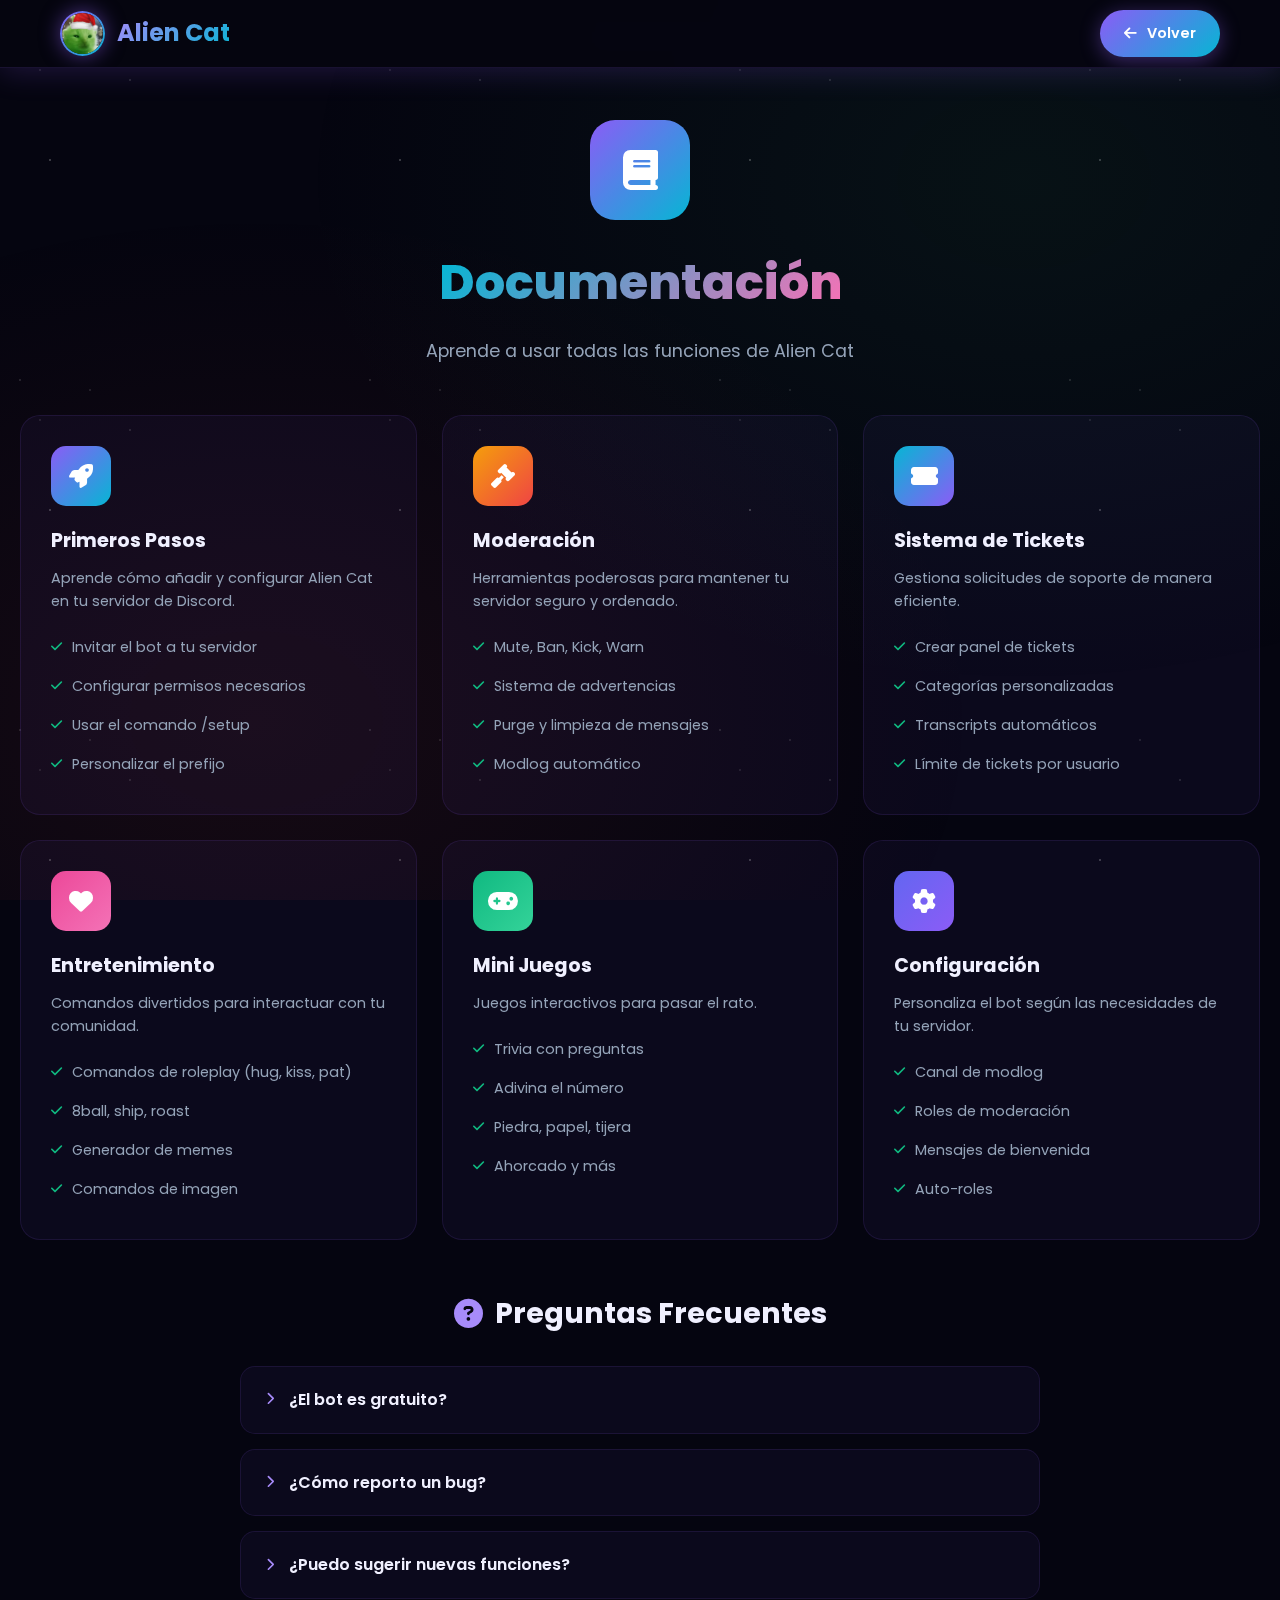
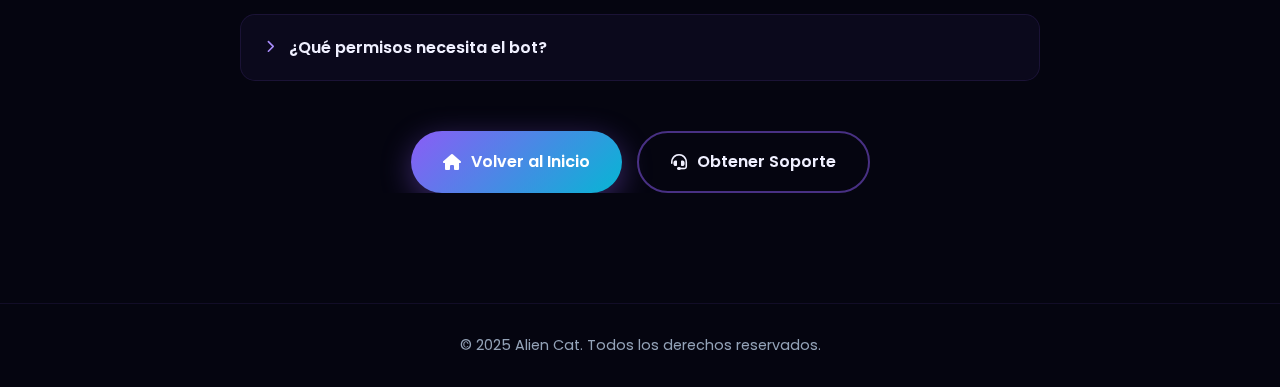
<file: docs.html>
<!DOCTYPE html>
<html lang="es">
<head>
    <meta charset="UTF-8">
    <meta name="viewport" content="width=device-width, initial-scale=1.0">
    <meta name="description" content="Documentación de Alien Cat Bot">
    <meta name="theme-color" content="#8b5cf6">
    <link rel="icon" type="image/jpeg" href="assets/images/bot-avatar.jpg">
    <title>Documentación - Alien Cat</title>
    <link rel="stylesheet" href="assets/css/style.css?v=21">
    <link rel="stylesheet" href="assets/css/pages.css?v=1">
    <link href="https://fonts.googleapis.com/css2?family=Poppins:wght@400;500;600;700;800&display=swap" rel="stylesheet">
    <link rel="stylesheet" href="https://cdnjs.cloudflare.com/ajax/libs/font-awesome/6.4.0/css/all.min.css">
</head>
<body>
    <div class="stars"></div>
    <div class="twinkling"></div>

    <nav class="navbar scrolled">
        <div class="nav-container">
            <a href="index.html" class="nav-logo">
                <img src="assets/images/bot-avatar.jpg" alt="Alien Cat" class="logo-icon-img">
                <span class="logo-text">Alien Cat</span>
            </a>
            <a href="index.html" class="nav-btn">
                <i class="fas fa-arrow-left"></i> Volver
            </a>
        </div>
    </nav>

    <main class="docs-page">
        <div class="container">
            <div class="docs-header">
                <div class="docs-icon">
                    <i class="fas fa-book"></i>
                </div>
                <h1>Documentación</h1>
                <p>Aprende a usar todas las funciones de Alien Cat</p>
            </div>

            <div class="docs-grid">
                <div class="docs-card">
                    <div class="docs-card-icon">
                        <i class="fas fa-rocket"></i>
                    </div>
                    <h3>Primeros Pasos</h3>
                    <p>Aprende cómo añadir y configurar Alien Cat en tu servidor de Discord.</p>
                    <ul class="docs-list">
                        <li><i class="fas fa-check"></i> Invitar el bot a tu servidor</li>
                        <li><i class="fas fa-check"></i> Configurar permisos necesarios</li>
                        <li><i class="fas fa-check"></i> Usar el comando /setup</li>
                        <li><i class="fas fa-check"></i> Personalizar el prefijo</li>
                    </ul>
                </div>

                <div class="docs-card">
                    <div class="docs-card-icon mod-icon">
                        <i class="fas fa-gavel"></i>
                    </div>
                    <h3>Moderación</h3>
                    <p>Herramientas poderosas para mantener tu servidor seguro y ordenado.</p>
                    <ul class="docs-list">
                        <li><i class="fas fa-check"></i> Mute, Ban, Kick, Warn</li>
                        <li><i class="fas fa-check"></i> Sistema de advertencias</li>
                        <li><i class="fas fa-check"></i> Purge y limpieza de mensajes</li>
                        <li><i class="fas fa-check"></i> Modlog automático</li>
                    </ul>
                </div>

                <div class="docs-card">
                    <div class="docs-card-icon ticket-icon">
                        <i class="fas fa-ticket-alt"></i>
                    </div>
                    <h3>Sistema de Tickets</h3>
                    <p>Gestiona solicitudes de soporte de manera eficiente.</p>
                    <ul class="docs-list">
                        <li><i class="fas fa-check"></i> Crear panel de tickets</li>
                        <li><i class="fas fa-check"></i> Categorías personalizadas</li>
                        <li><i class="fas fa-check"></i> Transcripts automáticos</li>
                        <li><i class="fas fa-check"></i> Límite de tickets por usuario</li>
                    </ul>
                </div>

                <div class="docs-card">
                    <div class="docs-card-icon fun-icon">
                        <i class="fas fa-heart"></i>
                    </div>
                    <h3>Entretenimiento</h3>
                    <p>Comandos divertidos para interactuar con tu comunidad.</p>
                    <ul class="docs-list">
                        <li><i class="fas fa-check"></i> Comandos de roleplay (hug, kiss, pat)</li>
                        <li><i class="fas fa-check"></i> 8ball, ship, roast</li>
                        <li><i class="fas fa-check"></i> Generador de memes</li>
                        <li><i class="fas fa-check"></i> Comandos de imagen</li>
                    </ul>
                </div>

                <div class="docs-card">
                    <div class="docs-card-icon game-icon">
                        <i class="fas fa-gamepad"></i>
                    </div>
                    <h3>Mini Juegos</h3>
                    <p>Juegos interactivos para pasar el rato.</p>
                    <ul class="docs-list">
                        <li><i class="fas fa-check"></i> Trivia con preguntas</li>
                        <li><i class="fas fa-check"></i> Adivina el número</li>
                        <li><i class="fas fa-check"></i> Piedra, papel, tijera</li>
                        <li><i class="fas fa-check"></i> Ahorcado y más</li>
                    </ul>
                </div>

                <div class="docs-card">
                    <div class="docs-card-icon config-icon">
                        <i class="fas fa-cog"></i>
                    </div>
                    <h3>Configuración</h3>
                    <p>Personaliza el bot según las necesidades de tu servidor.</p>
                    <ul class="docs-list">
                        <li><i class="fas fa-check"></i> Canal de modlog</li>
                        <li><i class="fas fa-check"></i> Roles de moderación</li>
                        <li><i class="fas fa-check"></i> Mensajes de bienvenida</li>
                        <li><i class="fas fa-check"></i> Auto-roles</li>
                    </ul>
                </div>
            </div>

            <div class="docs-faq">
                <h2><i class="fas fa-question-circle"></i> Preguntas Frecuentes</h2>
                
                <div class="faq-item">
                    <div class="faq-question">
                        <i class="fas fa-chevron-right"></i>
                        <span>¿El bot es gratuito?</span>
                    </div>
                    <div class="faq-answer">
                        <p>Sí, Alien Cat es completamente gratuito. Todas las funciones están disponibles sin costo.</p>
                    </div>
                </div>

                <div class="faq-item">
                    <div class="faq-question">
                        <i class="fas fa-chevron-right"></i>
                        <span>¿Cómo reporto un bug?</span>
                    </div>
                    <div class="faq-answer">
                        <p>Únete a nuestro servidor de soporte y usa el sistema de tickets o el canal de reportes para informar cualquier problema.</p>
                    </div>
                </div>

                <div class="faq-item">
                    <div class="faq-question">
                        <i class="fas fa-chevron-right"></i>
                        <span>¿Puedo sugerir nuevas funciones?</span>
                    </div>
                    <div class="faq-answer">
                        <p>¡Por supuesto! En nuestro servidor de soporte hay un canal dedicado a sugerencias donde puedes compartir tus ideas.</p>
                    </div>
                </div>

                <div class="faq-item">
                    <div class="faq-question">
                        <i class="fas fa-chevron-right"></i>
                        <span>¿Qué permisos necesita el bot?</span>
                    </div>
                    <div class="faq-answer">
                        <p>Se recomienda darle permisos de Administrador para que todas las funciones trabajen correctamente. Si prefieres, puedes darle permisos específicos según las funciones que uses.</p>
                    </div>
                </div>
            </div>

            <div class="docs-footer">
                <a href="index.html" class="btn btn-primary">
                    <i class="fas fa-home"></i> Volver al Inicio
                </a>
                <a href="support.html" class="btn btn-secondary">
                    <i class="fas fa-headset"></i> Obtener Soporte
                </a>
            </div>
        </div>
    </main>

    <footer class="footer-simple">
        <p>&copy; 2025 Alien Cat. Todos los derechos reservados.</p>
    </footer>

    <script>
        document.querySelectorAll('.faq-question').forEach(question => {
            question.addEventListener('click', () => {
                const item = question.parentElement;
                item.classList.toggle('active');
            });
        });
    </script>
</body>
</html>
</file>
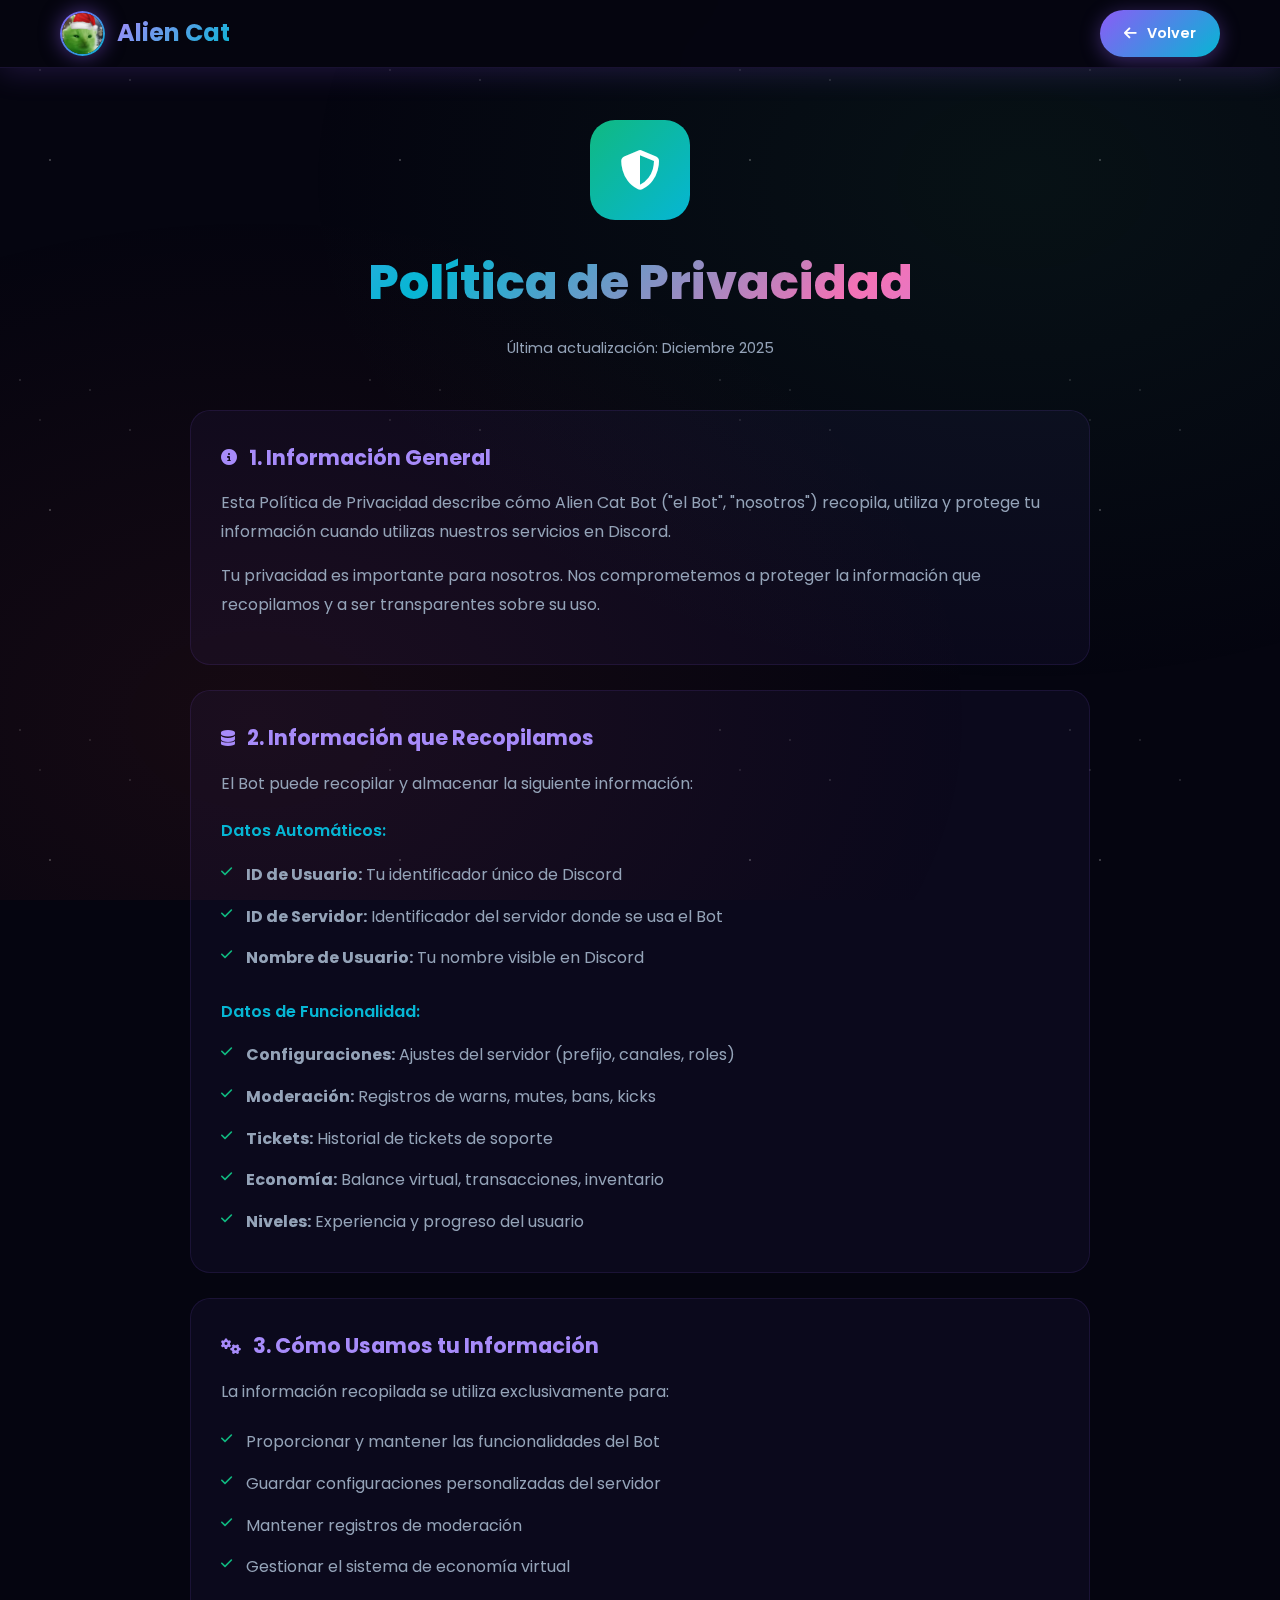
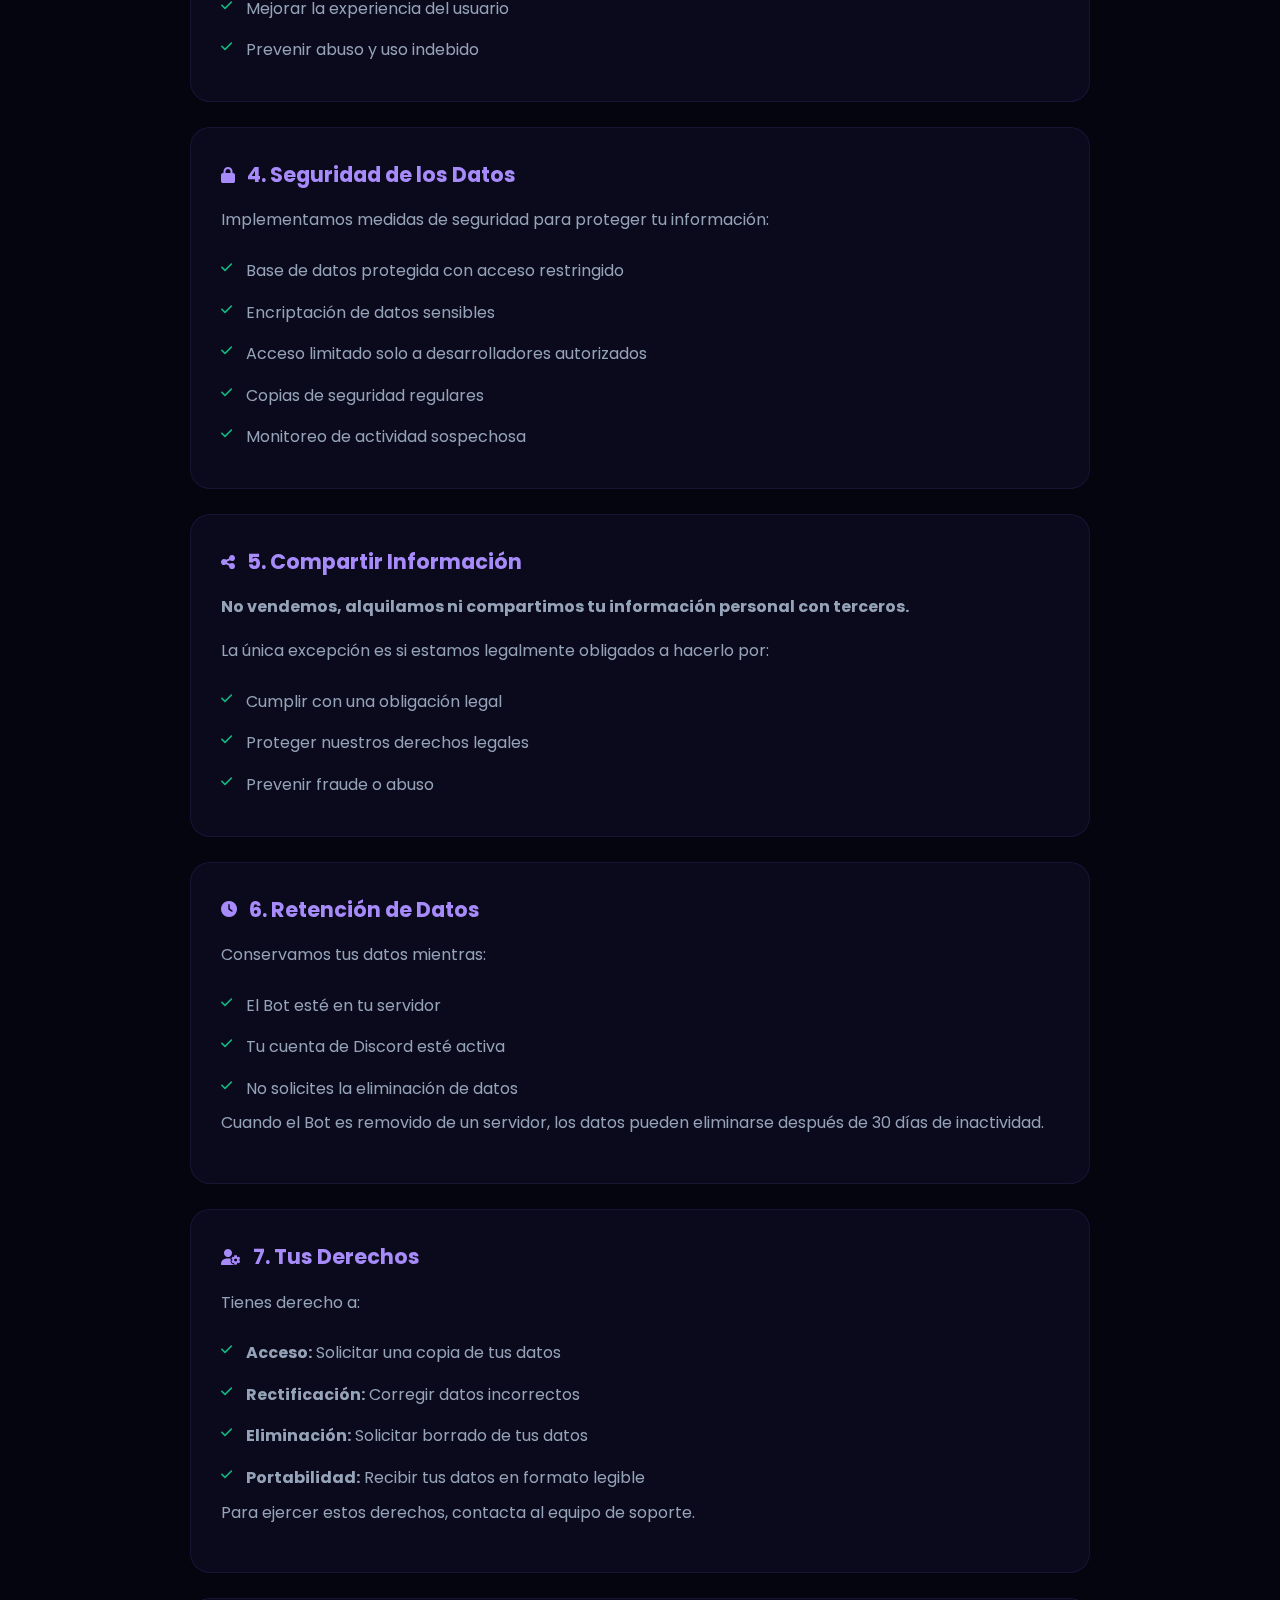
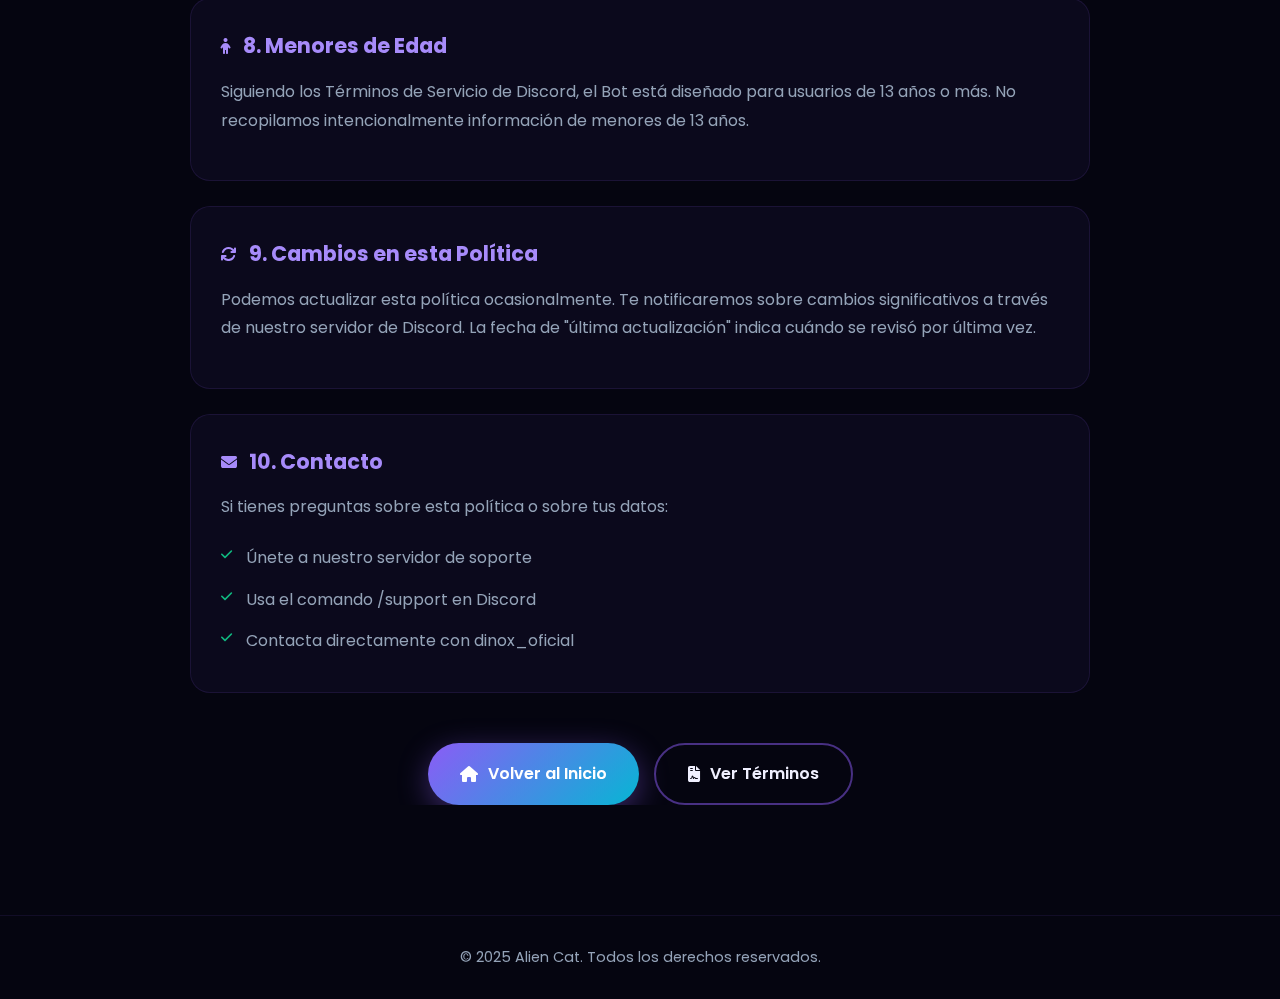
<file: privacy.html>
<!DOCTYPE html>
<html lang="es">
<head>
    <meta charset="UTF-8">
    <meta name="viewport" content="width=device-width, initial-scale=1.0">
    <meta name="description" content="Política de Privacidad de Alien Cat Bot">
    <meta name="theme-color" content="#8b5cf6">
    <link rel="icon" type="image/jpeg" href="assets/images/bot-avatar.jpg">
    <title>Política de Privacidad - Alien Cat</title>
    <link rel="stylesheet" href="assets/css/style.css?v=21">
    <link rel="stylesheet" href="assets/css/pages.css?v=1">
    <link href="https://fonts.googleapis.com/css2?family=Poppins:wght@400;500;600;700;800&display=swap" rel="stylesheet">
    <link rel="stylesheet" href="https://cdnjs.cloudflare.com/ajax/libs/font-awesome/6.4.0/css/all.min.css">
</head>
<body>
    <div class="stars"></div>
    <div class="twinkling"></div>

    <nav class="navbar scrolled">
        <div class="nav-container">
            <a href="index.html" class="nav-logo">
                <img src="assets/images/bot-avatar.jpg" alt="Alien Cat" class="logo-icon-img">
                <span class="logo-text">Alien Cat</span>
            </a>
            <a href="index.html" class="nav-btn">
                <i class="fas fa-arrow-left"></i> Volver
            </a>
        </div>
    </nav>

    <main class="legal-page">
        <div class="container">
            <div class="legal-header">
                <div class="legal-icon privacy-icon">
                    <i class="fas fa-shield-alt"></i>
                </div>
                <h1>Política de Privacidad</h1>
                <p class="legal-update">Última actualización: Diciembre 2025</p>
            </div>

            <div class="legal-content">
                <section class="legal-section">
                    <h2><i class="fas fa-info-circle"></i> 1. Información General</h2>
                    <p>Esta Política de Privacidad describe cómo Alien Cat Bot ("el Bot", "nosotros") recopila, utiliza y protege tu información cuando utilizas nuestros servicios en Discord.</p>
                    <p>Tu privacidad es importante para nosotros. Nos comprometemos a proteger la información que recopilamos y a ser transparentes sobre su uso.</p>
                </section>

                <section class="legal-section">
                    <h2><i class="fas fa-database"></i> 2. Información que Recopilamos</h2>
                    <p>El Bot puede recopilar y almacenar la siguiente información:</p>
                    
                    <h3>Datos Automáticos:</h3>
                    <ul>
                        <li><strong>ID de Usuario:</strong> Tu identificador único de Discord</li>
                        <li><strong>ID de Servidor:</strong> Identificador del servidor donde se usa el Bot</li>
                        <li><strong>Nombre de Usuario:</strong> Tu nombre visible en Discord</li>
                    </ul>

                    <h3>Datos de Funcionalidad:</h3>
                    <ul>
                        <li><strong>Configuraciones:</strong> Ajustes del servidor (prefijo, canales, roles)</li>
                        <li><strong>Moderación:</strong> Registros de warns, mutes, bans, kicks</li>
                        <li><strong>Tickets:</strong> Historial de tickets de soporte</li>
                        <li><strong>Economía:</strong> Balance virtual, transacciones, inventario</li>
                        <li><strong>Niveles:</strong> Experiencia y progreso del usuario</li>
                    </ul>
                </section>

                <section class="legal-section">
                    <h2><i class="fas fa-cogs"></i> 3. Cómo Usamos tu Información</h2>
                    <p>La información recopilada se utiliza exclusivamente para:</p>
                    <ul>
                        <li>Proporcionar y mantener las funcionalidades del Bot</li>
                        <li>Guardar configuraciones personalizadas del servidor</li>
                        <li>Mantener registros de moderación</li>
                        <li>Gestionar el sistema de economía virtual</li>
                        <li>Mejorar la experiencia del usuario</li>
                        <li>Prevenir abuso y uso indebido</li>
                    </ul>
                </section>

                <section class="legal-section">
                    <h2><i class="fas fa-lock"></i> 4. Seguridad de los Datos</h2>
                    <p>Implementamos medidas de seguridad para proteger tu información:</p>
                    <ul>
                        <li>Base de datos protegida con acceso restringido</li>
                        <li>Encriptación de datos sensibles</li>
                        <li>Acceso limitado solo a desarrolladores autorizados</li>
                        <li>Copias de seguridad regulares</li>
                        <li>Monitoreo de actividad sospechosa</li>
                    </ul>
                </section>

                <section class="legal-section">
                    <h2><i class="fas fa-share-alt"></i> 5. Compartir Información</h2>
                    <p><strong>No vendemos, alquilamos ni compartimos tu información personal con terceros.</strong></p>
                    <p>La única excepción es si estamos legalmente obligados a hacerlo por:</p>
                    <ul>
                        <li>Cumplir con una obligación legal</li>
                        <li>Proteger nuestros derechos legales</li>
                        <li>Prevenir fraude o abuso</li>
                    </ul>
                </section>

                <section class="legal-section">
                    <h2><i class="fas fa-clock"></i> 6. Retención de Datos</h2>
                    <p>Conservamos tus datos mientras:</p>
                    <ul>
                        <li>El Bot esté en tu servidor</li>
                        <li>Tu cuenta de Discord esté activa</li>
                        <li>No solicites la eliminación de datos</li>
                    </ul>
                    <p>Cuando el Bot es removido de un servidor, los datos pueden eliminarse después de 30 días de inactividad.</p>
                </section>

                <section class="legal-section">
                    <h2><i class="fas fa-user-cog"></i> 7. Tus Derechos</h2>
                    <p>Tienes derecho a:</p>
                    <ul>
                        <li><strong>Acceso:</strong> Solicitar una copia de tus datos</li>
                        <li><strong>Rectificación:</strong> Corregir datos incorrectos</li>
                        <li><strong>Eliminación:</strong> Solicitar borrado de tus datos</li>
                        <li><strong>Portabilidad:</strong> Recibir tus datos en formato legible</li>
                    </ul>
                    <p>Para ejercer estos derechos, contacta al equipo de soporte.</p>
                </section>

                <section class="legal-section">
                    <h2><i class="fas fa-child"></i> 8. Menores de Edad</h2>
                    <p>Siguiendo los Términos de Servicio de Discord, el Bot está diseñado para usuarios de 13 años o más. No recopilamos intencionalmente información de menores de 13 años.</p>
                </section>

                <section class="legal-section">
                    <h2><i class="fas fa-sync"></i> 9. Cambios en esta Política</h2>
                    <p>Podemos actualizar esta política ocasionalmente. Te notificaremos sobre cambios significativos a través de nuestro servidor de Discord. La fecha de "última actualización" indica cuándo se revisó por última vez.</p>
                </section>

                <section class="legal-section">
                    <h2><i class="fas fa-envelope"></i> 10. Contacto</h2>
                    <p>Si tienes preguntas sobre esta política o sobre tus datos:</p>
                    <ul>
                        <li>Únete a nuestro servidor de soporte</li>
                        <li>Usa el comando /support en Discord</li>
                        <li>Contacta directamente con dinox_oficial</li>
                    </ul>
                </section>
            </div>

            <div class="legal-footer">
                <a href="index.html" class="btn btn-primary">
                    <i class="fas fa-home"></i> Volver al Inicio
                </a>
                <a href="terms.html" class="btn btn-secondary">
                    <i class="fas fa-file-contract"></i> Ver Términos
                </a>
            </div>
        </div>
    </main>

    <footer class="footer-simple">
        <p>&copy; 2025 Alien Cat. Todos los derechos reservados.</p>
    </footer>
</body>
</html>
</file>
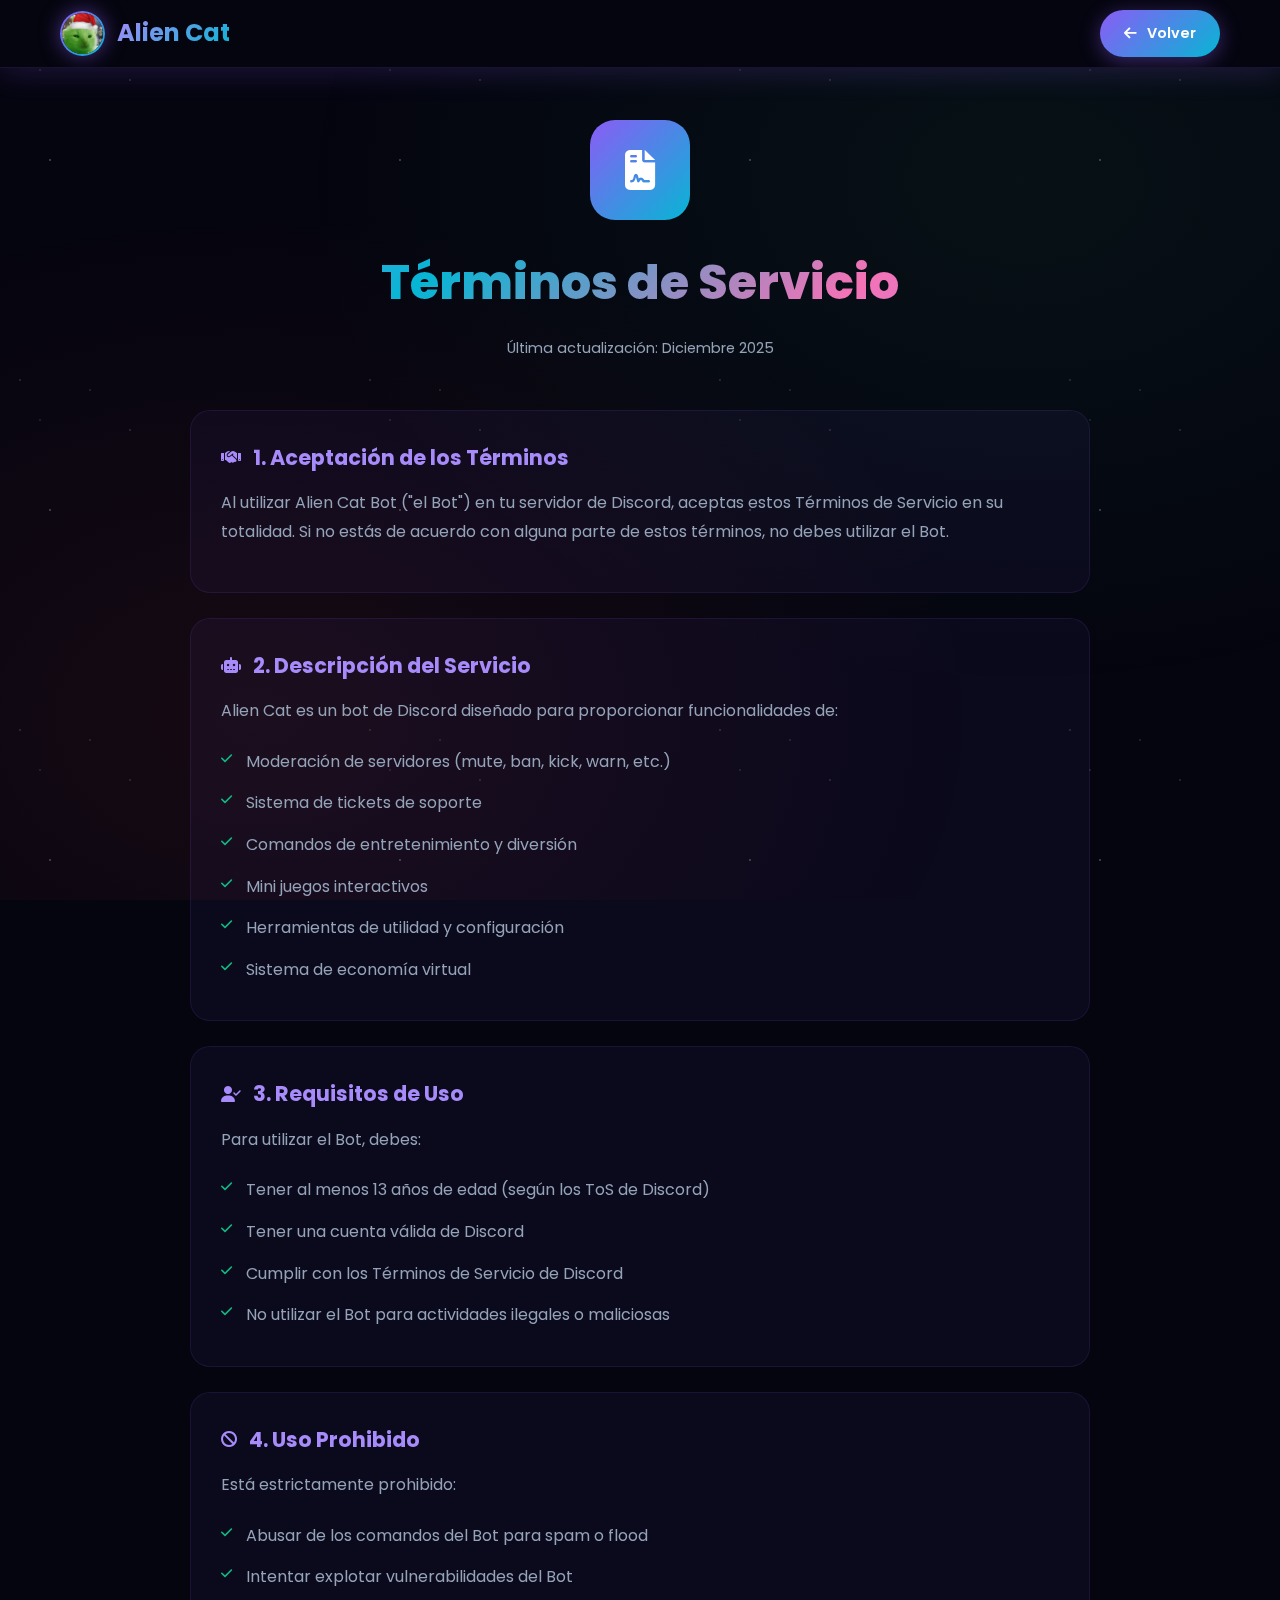
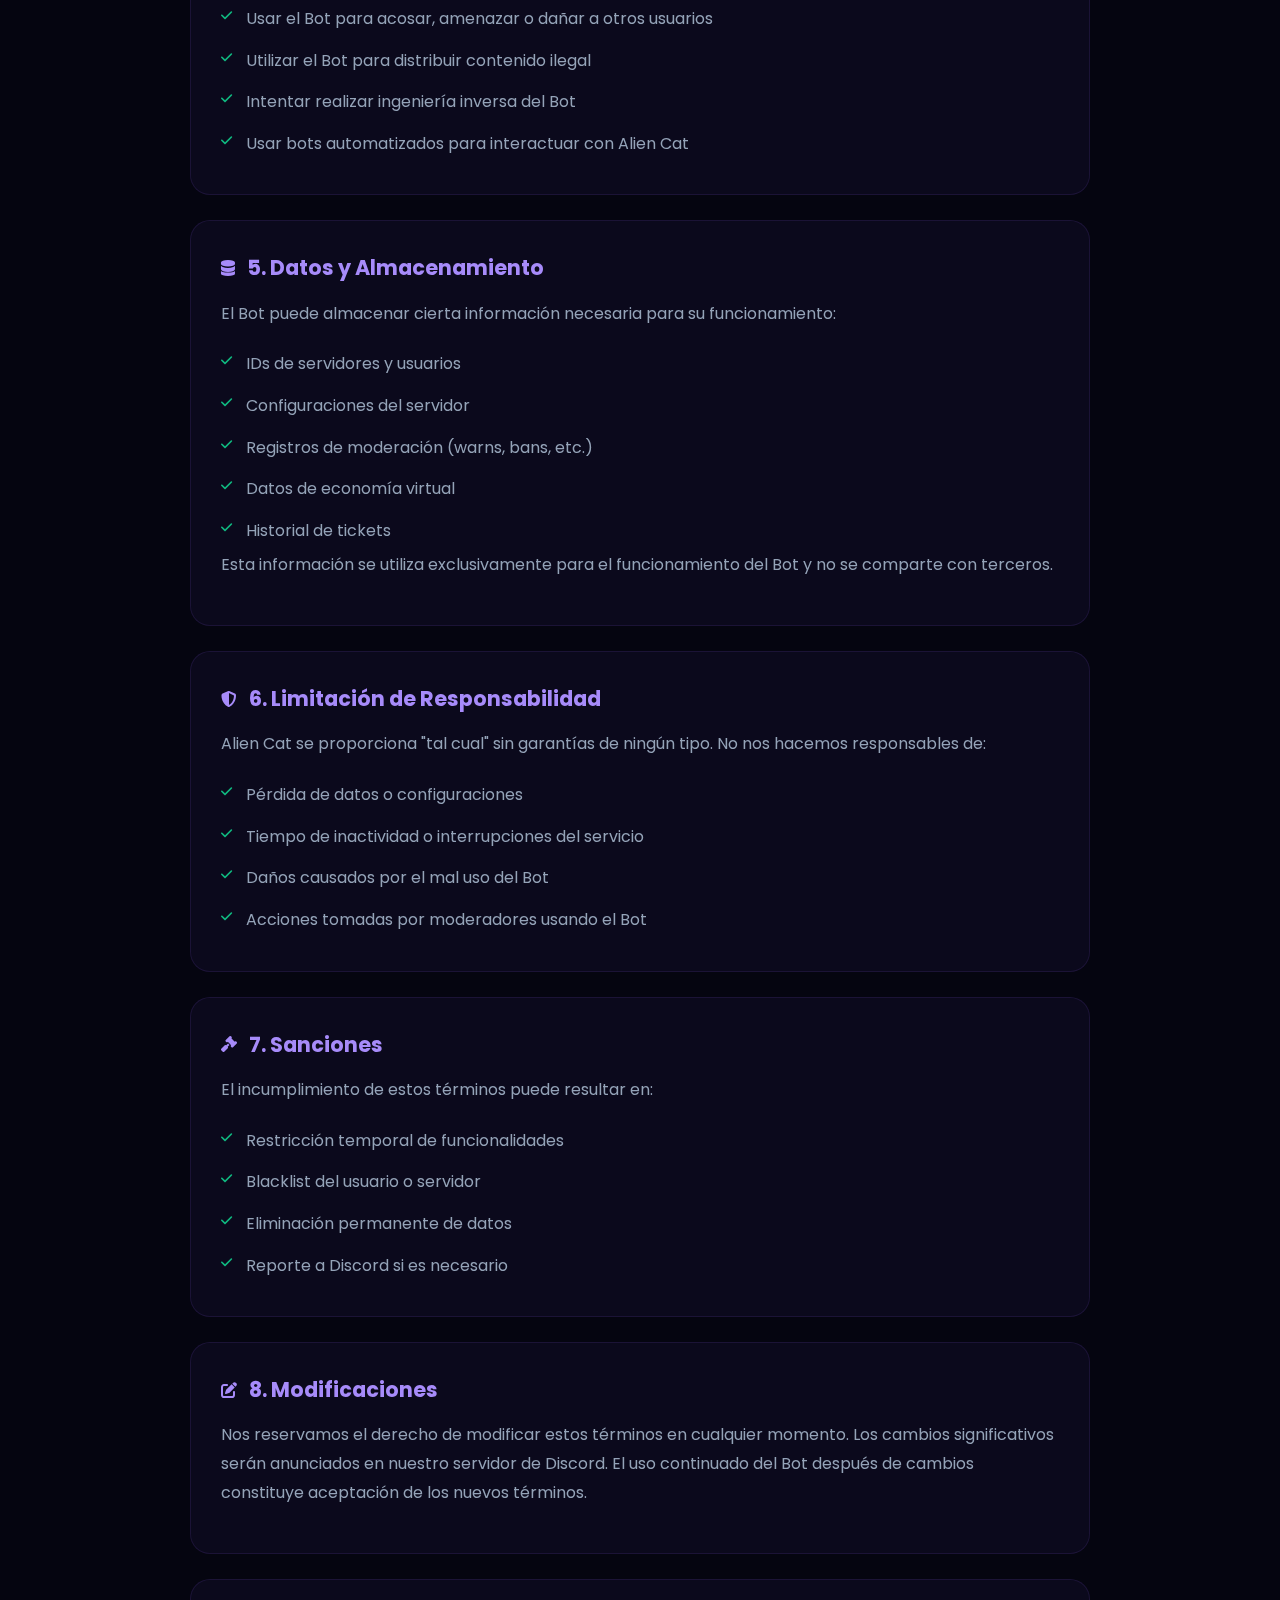
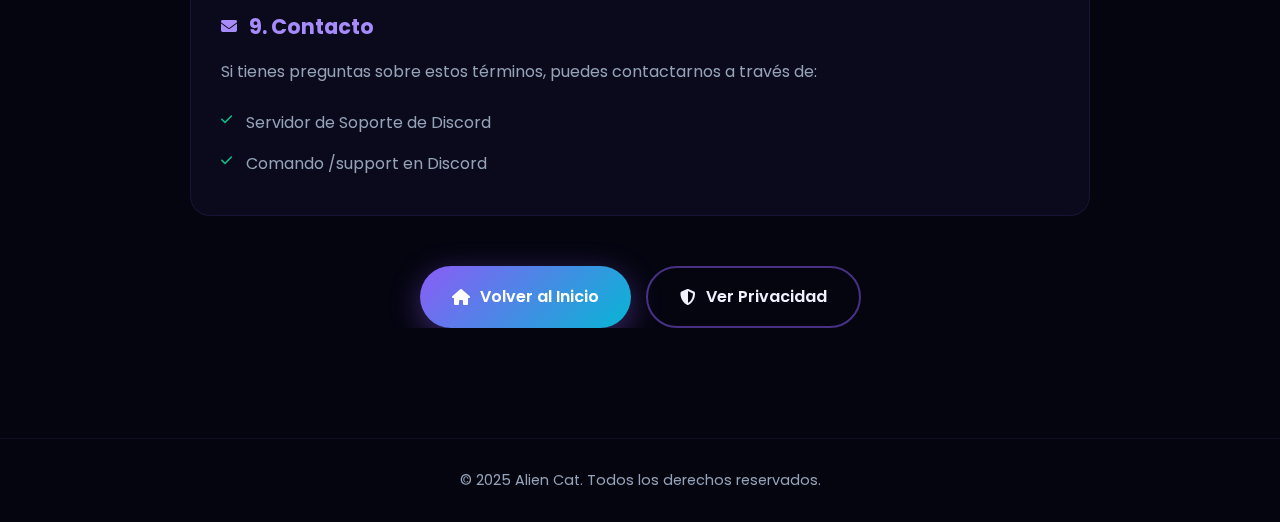
<file: terms.html>
<!DOCTYPE html>
<html lang="es">
<head>
    <meta charset="UTF-8">
    <meta name="viewport" content="width=device-width, initial-scale=1.0">
    <meta name="description" content="Términos de Servicio de Alien Cat Bot">
    <meta name="theme-color" content="#8b5cf6">
    <link rel="icon" type="image/jpeg" href="assets/images/bot-avatar.jpg">
    <title>Términos de Servicio - Alien Cat</title>
    <link rel="stylesheet" href="assets/css/style.css?v=21">
    <link rel="stylesheet" href="assets/css/pages.css?v=1">
    <link href="https://fonts.googleapis.com/css2?family=Poppins:wght@400;500;600;700;800&display=swap" rel="stylesheet">
    <link rel="stylesheet" href="https://cdnjs.cloudflare.com/ajax/libs/font-awesome/6.4.0/css/all.min.css">
</head>
<body>
    <div class="stars"></div>
    <div class="twinkling"></div>

    <nav class="navbar scrolled">
        <div class="nav-container">
            <a href="index.html" class="nav-logo">
                <img src="assets/images/bot-avatar.jpg" alt="Alien Cat" class="logo-icon-img">
                <span class="logo-text">Alien Cat</span>
            </a>
            <a href="index.html" class="nav-btn">
                <i class="fas fa-arrow-left"></i> Volver
            </a>
        </div>
    </nav>

    <main class="legal-page">
        <div class="container">
            <div class="legal-header">
                <div class="legal-icon">
                    <i class="fas fa-file-contract"></i>
                </div>
                <h1>Términos de Servicio</h1>
                <p class="legal-update">Última actualización: Diciembre 2025</p>
            </div>

            <div class="legal-content">
                <section class="legal-section">
                    <h2><i class="fas fa-handshake"></i> 1. Aceptación de los Términos</h2>
                    <p>Al utilizar Alien Cat Bot ("el Bot") en tu servidor de Discord, aceptas estos Términos de Servicio en su totalidad. Si no estás de acuerdo con alguna parte de estos términos, no debes utilizar el Bot.</p>
                </section>

                <section class="legal-section">
                    <h2><i class="fas fa-robot"></i> 2. Descripción del Servicio</h2>
                    <p>Alien Cat es un bot de Discord diseñado para proporcionar funcionalidades de:</p>
                    <ul>
                        <li>Moderación de servidores (mute, ban, kick, warn, etc.)</li>
                        <li>Sistema de tickets de soporte</li>
                        <li>Comandos de entretenimiento y diversión</li>
                        <li>Mini juegos interactivos</li>
                        <li>Herramientas de utilidad y configuración</li>
                        <li>Sistema de economía virtual</li>
                    </ul>
                </section>

                <section class="legal-section">
                    <h2><i class="fas fa-user-check"></i> 3. Requisitos de Uso</h2>
                    <p>Para utilizar el Bot, debes:</p>
                    <ul>
                        <li>Tener al menos 13 años de edad (según los ToS de Discord)</li>
                        <li>Tener una cuenta válida de Discord</li>
                        <li>Cumplir con los Términos de Servicio de Discord</li>
                        <li>No utilizar el Bot para actividades ilegales o maliciosas</li>
                    </ul>
                </section>

                <section class="legal-section">
                    <h2><i class="fas fa-ban"></i> 4. Uso Prohibido</h2>
                    <p>Está estrictamente prohibido:</p>
                    <ul>
                        <li>Abusar de los comandos del Bot para spam o flood</li>
                        <li>Intentar explotar vulnerabilidades del Bot</li>
                        <li>Usar el Bot para acosar, amenazar o dañar a otros usuarios</li>
                        <li>Utilizar el Bot para distribuir contenido ilegal</li>
                        <li>Intentar realizar ingeniería inversa del Bot</li>
                        <li>Usar bots automatizados para interactuar con Alien Cat</li>
                    </ul>
                </section>

                <section class="legal-section">
                    <h2><i class="fas fa-database"></i> 5. Datos y Almacenamiento</h2>
                    <p>El Bot puede almacenar cierta información necesaria para su funcionamiento:</p>
                    <ul>
                        <li>IDs de servidores y usuarios</li>
                        <li>Configuraciones del servidor</li>
                        <li>Registros de moderación (warns, bans, etc.)</li>
                        <li>Datos de economía virtual</li>
                        <li>Historial de tickets</li>
                    </ul>
                    <p>Esta información se utiliza exclusivamente para el funcionamiento del Bot y no se comparte con terceros.</p>
                </section>

                <section class="legal-section">
                    <h2><i class="fas fa-shield-alt"></i> 6. Limitación de Responsabilidad</h2>
                    <p>Alien Cat se proporciona "tal cual" sin garantías de ningún tipo. No nos hacemos responsables de:</p>
                    <ul>
                        <li>Pérdida de datos o configuraciones</li>
                        <li>Tiempo de inactividad o interrupciones del servicio</li>
                        <li>Daños causados por el mal uso del Bot</li>
                        <li>Acciones tomadas por moderadores usando el Bot</li>
                    </ul>
                </section>

                <section class="legal-section">
                    <h2><i class="fas fa-gavel"></i> 7. Sanciones</h2>
                    <p>El incumplimiento de estos términos puede resultar en:</p>
                    <ul>
                        <li>Restricción temporal de funcionalidades</li>
                        <li>Blacklist del usuario o servidor</li>
                        <li>Eliminación permanente de datos</li>
                        <li>Reporte a Discord si es necesario</li>
                    </ul>
                </section>

                <section class="legal-section">
                    <h2><i class="fas fa-edit"></i> 8. Modificaciones</h2>
                    <p>Nos reservamos el derecho de modificar estos términos en cualquier momento. Los cambios significativos serán anunciados en nuestro servidor de Discord. El uso continuado del Bot después de cambios constituye aceptación de los nuevos términos.</p>
                </section>

                <section class="legal-section">
                    <h2><i class="fas fa-envelope"></i> 9. Contacto</h2>
                    <p>Si tienes preguntas sobre estos términos, puedes contactarnos a través de:</p>
                    <ul>
                        <li>Servidor de Soporte de Discord</li>
                        <li>Comando /support en Discord</li>
                    </ul>
                </section>
            </div>

            <div class="legal-footer">
                <a href="index.html" class="btn btn-primary">
                    <i class="fas fa-home"></i> Volver al Inicio
                </a>
                <a href="privacy.html" class="btn btn-secondary">
                    <i class="fas fa-shield-alt"></i> Ver Privacidad
                </a>
            </div>
        </div>
    </main>

    <footer class="footer-simple">
        <p>&copy; 2025 Alien Cat. Todos los derechos reservados.</p>
    </footer>
</body>
</html>
</file>
<file: assets/css/style.css>
:root {
    --primary: #8b5cf6;
    --primary-dark: #7c3aed;
    --primary-light: #a78bfa;
    --primary-glow: rgba(139, 92, 246, 0.5);
    --secondary: #06b6d4;
    --secondary-glow: rgba(6, 182, 212, 0.5);
    --accent: #f472b6;
    --accent-glow: rgba(244, 114, 182, 0.5);
    --neon-green: #00ff88;
    --neon-blue: #00d4ff;
    --neon-purple: #bf00ff;
    --christmas-red: #e74c3c;
    --christmas-green: #27ae60;
    --christmas-gold: #f39c12;
    --bg-dark: #050510;
    --bg-darker: #020208;
    --bg-card: rgba(139, 92, 246, 0.08);
    --bg-card-hover: rgba(139, 92, 246, 0.15);
    --text: #f0f0ff;
    --text-muted: #94a3b8;
    --success: #10b981;
    --warning: #f59e0b;
    --error: #ef4444;
    --gradient: linear-gradient(135deg, var(--primary), var(--secondary));
    --gradient-accent: linear-gradient(135deg, var(--primary), var(--accent));
    --gradient-text: linear-gradient(135deg, #a78bfa, #06b6d4, #f472b6, #a78bfa);
    --gradient-neon: linear-gradient(135deg, var(--neon-purple), var(--neon-blue), var(--neon-green));
    --gradient-christmas: linear-gradient(135deg, var(--christmas-red), var(--christmas-green));
    --glass: rgba(255, 255, 255, 0.05);
    --glass-border: rgba(255, 255, 255, 0.1);
}

@media (prefers-reduced-motion: reduce) {
    *, *::before, *::after {
        animation-duration: 0.01ms !important;
        animation-iteration-count: 1 !important;
        transition-duration: 0.01ms !important;
        scroll-behavior: auto !important;
    }
    
    .snowflakes-container,
    .christmas-decorations,
    .cursor-glow,
    .cursor-trail,
    .stars,
    .twinkling,
    .nebula {
        display: none !important;
    }
}

* {
    margin: 0;
    padding: 0;
    box-sizing: border-box;
}

*::before,
*::after {
    box-sizing: border-box;
}

html {
    scroll-behavior: smooth;
    font-size: 16px;
    overflow-x: hidden;
    width: 100%;
    max-width: 100vw;
}

body {
    font-family: 'Poppins', sans-serif;
    background: var(--bg-dark);
    color: var(--text);
    overflow-x: hidden;
    line-height: 1.6;
    min-height: 100vh;
    width: 100%;
    max-width: 100vw;
    position: relative;
}

img, video, iframe, embed, object {
    max-width: 100%;
    height: auto;
}

body.loading {
    overflow: hidden;
}

.loader-wrapper {
    position: fixed;
    top: 0;
    left: 0;
    width: 100%;
    height: 100%;
    background: var(--bg-darker);
    display: flex;
    align-items: center;
    justify-content: center;
    z-index: 99999;
    transition: opacity 0.8s ease, visibility 0.8s ease;
}

.loader-wrapper.hidden {
    opacity: 0;
    visibility: hidden;
    pointer-events: none;
}

.loader-content {
    text-align: center;
    position: relative;
}

.loader-logo {
    position: relative;
    width: 150px;
    height: 150px;
    margin: 0 auto 30px;
}

.loader-ring {
    position: absolute;
    inset: 0;
    border-radius: 50%;
    border: 3px solid transparent;
}

.loader-ring:nth-child(1) {
    border-top-color: var(--christmas-red);
    border-bottom-color: var(--christmas-green);
    animation: loaderSpin 1.5s linear infinite;
}

.loader-ring:nth-child(2) {
    inset: 10px;
    border-right-color: var(--christmas-gold);
    border-left-color: var(--primary);
    animation: loaderSpin 1.2s linear infinite reverse;
}

.loader-ring:nth-child(3) {
    inset: 20px;
    border-top-color: var(--secondary);
    border-bottom-color: var(--accent);
    animation: loaderSpin 1s linear infinite;
}

.loader-avatar {
    position: absolute;
    top: 50%;
    left: 50%;
    transform: translate(-50%, -50%);
    width: 80px;
    height: 80px;
    border-radius: 50%;
    object-fit: cover;
    animation: loaderPulse 2s ease-in-out infinite;
    box-shadow: 0 0 30px var(--primary-glow);
}

@keyframes loaderSpin {
    from { transform: rotate(0deg); }
    to { transform: rotate(360deg); }
}

@keyframes loaderPulse {
    0%, 100% { transform: translate(-50%, -50%) scale(1); box-shadow: 0 0 30px var(--primary-glow); }
    50% { transform: translate(-50%, -50%) scale(1.1); box-shadow: 0 0 50px var(--christmas-gold), 0 0 80px var(--christmas-red); }
}

.loader-text {
    margin-top: 20px;
}

.loader-title {
    font-size: 2rem;
    font-weight: 800;
    background: var(--gradient-text);
    background-size: 300% 300%;
    -webkit-background-clip: text;
    -webkit-text-fill-color: transparent;
    background-clip: text;
    animation: gradientShift 3s ease infinite;
    display: block;
    margin-bottom: 20px;
}

@keyframes gradientShift {
    0%, 100% { background-position: 0% 50%; }
    50% { background-position: 100% 50%; }
}

.loader-bar {
    width: 200px;
    height: 4px;
    background: rgba(139, 92, 246, 0.2);
    border-radius: 10px;
    overflow: hidden;
    margin: 0 auto 15px;
}

.loader-progress {
    height: 100%;
    width: 0%;
    background: var(--gradient-christmas);
    border-radius: 10px;
    animation: loaderProgress 2s ease-in-out forwards;
}

@keyframes loaderProgress {
    0% { width: 0%; }
    50% { width: 70%; }
    100% { width: 100%; }
}

.loader-status {
    color: var(--text-muted);
    font-size: 0.9rem;
    animation: loaderFade 1s ease infinite alternate;
}

@keyframes loaderFade {
    from { opacity: 0.5; }
    to { opacity: 1; }
}

.loader-particles {
    position: absolute;
    inset: -50px;
    pointer-events: none;
}

.loader-particles .particle {
    position: absolute;
    width: 6px;
    height: 6px;
    border-radius: 50%;
    background: var(--primary);
    animation: particleFloat 3s ease-in-out infinite;
}

.loader-particles .particle:nth-child(1) { top: 10%; left: 10%; animation-delay: 0s; background: var(--christmas-red); }
.loader-particles .particle:nth-child(2) { top: 20%; right: 10%; animation-delay: 0.3s; background: var(--christmas-green); }
.loader-particles .particle:nth-child(3) { bottom: 20%; left: 15%; animation-delay: 0.6s; background: var(--christmas-gold); }
.loader-particles .particle:nth-child(4) { bottom: 10%; right: 20%; animation-delay: 0.9s; background: var(--christmas-red); }
.loader-particles .particle:nth-child(5) { top: 50%; left: 5%; animation-delay: 1.2s; background: var(--christmas-green); }
.loader-particles .particle:nth-child(6) { top: 40%; right: 5%; animation-delay: 1.5s; background: var(--christmas-gold); }
.loader-particles .particle:nth-child(7) { bottom: 40%; left: 10%; animation-delay: 1.8s; background: var(--primary); }
.loader-particles .particle:nth-child(8) { bottom: 30%; right: 10%; animation-delay: 2.1s; background: var(--secondary); }

@keyframes particleFloat {
    0%, 100% { transform: translateY(0) scale(1); opacity: 0.6; }
    50% { transform: translateY(-20px) scale(1.5); opacity: 1; }
}

.cursor-glow {
    position: fixed;
    width: 400px;
    height: 400px;
    border-radius: 50%;
    background: radial-gradient(circle, var(--primary-glow) 0%, transparent 70%);
    pointer-events: none;
    z-index: 9997;
    opacity: 0.3;
    will-change: transform;
    contain: layout style;
}

.cursor-trail {
    position: fixed;
    width: 20px;
    height: 20px;
    border-radius: 50%;
    background: var(--gradient);
    pointer-events: none;
    z-index: 9998;
    opacity: 0.6;
    will-change: transform;
    contain: layout style;
}

@media (max-width: 768px) {
    .cursor-glow,
    .cursor-trail {
        display: none !important;
    }
}

.stars, .twinkling, .nebula {
    position: fixed;
    top: 0;
    left: 0;
    right: 0;
    bottom: 0;
    width: 100%;
    max-width: 100vw;
    height: 100%;
    pointer-events: none;
    z-index: -1;
    overflow: hidden;
    contain: strict;
}

.stars {
    background: 
        radial-gradient(1px 1px at 20px 30px, white, transparent),
        radial-gradient(1px 1px at 40px 70px, rgba(255,255,255,0.8), transparent),
        radial-gradient(1.5px 1.5px at 50px 160px, white, transparent),
        radial-gradient(1px 1px at 90px 40px, rgba(255,255,255,0.9), transparent),
        radial-gradient(1px 1px at 130px 80px, white, transparent);
    background-size: 350px 350px;
    animation: starsMove 200s linear infinite;
    opacity: 0.4;
    will-change: transform;
}

@keyframes starsMove {
    from { transform: translateY(0); }
    to { transform: translateY(-350px); }
}

.twinkling {
    background: radial-gradient(ellipse at 20% 80%, rgba(231, 76, 60, 0.08) 0%, transparent 50%),
                radial-gradient(ellipse at 80% 20%, rgba(39, 174, 96, 0.08) 0%, transparent 50%);
    animation: twinkle 12s ease-in-out infinite alternate;
    will-change: opacity;
}

@keyframes twinkle {
    0% { opacity: 0.5; }
    100% { opacity: 0.8; }
}

.nebula {
    background: 
        radial-gradient(ellipse 600px 400px at 10% 90%, rgba(231, 76, 60, 0.05) 0%, transparent 50%),
        radial-gradient(ellipse 400px 600px at 90% 10%, rgba(39, 174, 96, 0.05) 0%, transparent 50%);
    animation: none;
    opacity: 0.8;
}

@media (max-width: 768px) {
    .nebula {
        background: 
            radial-gradient(ellipse 50vw 40vw at 10% 90%, rgba(231, 76, 60, 0.05) 0%, transparent 50%),
            radial-gradient(ellipse 40vw 50vw at 90% 10%, rgba(39, 174, 96, 0.05) 0%, transparent 50%),
            radial-gradient(ellipse 30vw 30vw at 50% 50%, rgba(243, 156, 18, 0.04) 0%, transparent 50%);
    }
}

@keyframes nebulaPulse {
    0% { transform: scale(1) rotate(0deg); opacity: 0.8; }
    100% { transform: scale(1.1) rotate(5deg); opacity: 1; }
}

.christmas-lights {
    position: fixed;
    top: 0;
    left: 0;
    right: 0;
    width: 100%;
    max-width: 100vw;
    height: 50px;
    pointer-events: none;
    z-index: 1001;
    display: flex;
    justify-content: space-around;
    padding: 0 10px;
    overflow: hidden;
    contain: layout style;
}

.christmas-light {
    width: 12px;
    height: 20px;
    border-radius: 50% 50% 50% 50% / 60% 60% 40% 40%;
    position: relative;
    top: -5px;
    animation: lightSwing 3s ease-in-out infinite;
    box-shadow: 0 0 10px currentColor;
    will-change: transform;
}

.christmas-light::before {
    content: '';
    position: absolute;
    top: -8px;
    left: 50%;
    transform: translateX(-50%);
    width: 6px;
    height: 10px;
    background: #333;
    border-radius: 2px;
}

.christmas-light::after {
    content: '';
    position: absolute;
    top: -12px;
    left: -20px;
    right: -20px;
    height: 3px;
    background: linear-gradient(90deg, #1a1a1a, #333, #1a1a1a);
    border-radius: 2px;
}

.christmas-light:nth-child(1) { color: #e74c3c; animation-delay: 0s; }
.christmas-light:nth-child(2) { color: #27ae60; animation-delay: 0.2s; }
.christmas-light:nth-child(3) { color: #f39c12; animation-delay: 0.4s; }
.christmas-light:nth-child(4) { color: #3498db; animation-delay: 0.6s; }
.christmas-light:nth-child(5) { color: #e74c3c; animation-delay: 0.8s; }
.christmas-light:nth-child(6) { color: #9b59b6; animation-delay: 1s; }
.christmas-light:nth-child(7) { color: #27ae60; animation-delay: 1.2s; }
.christmas-light:nth-child(8) { color: #f39c12; animation-delay: 1.4s; }
.christmas-light:nth-child(9) { color: #3498db; animation-delay: 1.6s; }
.christmas-light:nth-child(10) { color: #e74c3c; animation-delay: 1.8s; }
.christmas-light:nth-child(11) { color: #9b59b6; animation-delay: 2s; }
.christmas-light:nth-child(12) { color: #27ae60; animation-delay: 2.2s; }

@keyframes lightSwing {
    0%, 100% { transform: rotate(-5deg); }
    50% { transform: rotate(5deg); }
}

@keyframes lightGlow {
    0%, 100% { opacity: 1; filter: brightness(1); }
    50% { opacity: 0.6; filter: brightness(0.7); }
}

.snowflakes-container {
    position: fixed;
    top: 0;
    left: 0;
    right: 0;
    bottom: 0;
    width: 100%;
    max-width: 100vw;
    height: 100%;
    pointer-events: none;
    z-index: 9996;
    overflow: hidden;
    contain: strict;
}

.snowflake {
    position: absolute;
    color: white;
    font-size: 1rem;
    opacity: 0;
    animation: snowfall linear forwards;
    will-change: transform, opacity;
    contain: layout style;
}

.snowflake.small {
    font-size: 0.6rem;
    opacity: 0.4;
}

.snowflake.medium {
    font-size: 1rem;
    opacity: 0.7;
}

.snowflake.large {
    font-size: 1.3rem;
    opacity: 0.8;
}

@keyframes snowfall {
    0% {
        transform: translateY(-10px) translateX(0);
        opacity: 0;
    }
    10% {
        opacity: 0.8;
    }
    90% {
        opacity: 0.8;
    }
    100% {
        transform: translateY(100vh) translateX(30px);
        opacity: 0;
    }
}

.christmas-decorations {
    position: fixed;
    top: 0;
    left: 0;
    right: 0;
    bottom: 0;
    width: 100%;
    max-width: 100vw;
    height: 100%;
    pointer-events: none;
    z-index: 0;
    overflow: hidden;
}

.floating-ornament {
    position: absolute;
    font-size: 2rem;
    opacity: 0.3;
    transition: transform 1s ease-out;
    will-change: transform;
}

.floating-ornament:nth-child(1) { left: 5%; top: 20%; animation-delay: 0s; color: #e74c3c; }
.floating-ornament:nth-child(2) { right: 10%; top: 30%; animation-delay: 2s; color: #27ae60; }
.floating-ornament:nth-child(3) { left: 15%; bottom: 25%; animation-delay: 4s; color: #f39c12; }
.floating-ornament:nth-child(4) { right: 5%; bottom: 35%; animation-delay: 6s; color: #3498db; }
.floating-ornament:nth-child(5) { left: 50%; top: 10%; animation-delay: 8s; color: #9b59b6; }
.floating-ornament:nth-child(6) { right: 25%; top: 60%; animation-delay: 10s; color: #e74c3c; }

@keyframes floatOrnament {
    0%, 100% { 
        transform: translateY(0) rotate(0deg) scale(1); 
        opacity: 0.3;
    }
    25% { 
        transform: translateY(-30px) rotate(15deg) scale(1.1); 
        opacity: 0.5;
    }
    50% { 
        transform: translateY(-20px) rotate(-10deg) scale(1.05); 
        opacity: 0.4;
    }
    75% { 
        transform: translateY(-40px) rotate(20deg) scale(1.15); 
        opacity: 0.6;
    }
}

.container {
    max-width: 1200px;
    margin: 0 auto;
    padding: 0 20px;
    width: 100%;
    overflow-x: hidden;
}

.page-wrapper {
    width: 100%;
    max-width: 100vw;
    overflow-x: hidden;
    position: relative;
}

.gradient-text {
    background: var(--gradient-text);
    background-size: 300% 300%;
    -webkit-background-clip: text;
    -webkit-text-fill-color: transparent;
    background-clip: text;
    animation: gradientShift 5s ease infinite;
}

.glitch {
    position: relative;
    display: inline-block;
}

.glitch::before,
.glitch::after {
    content: attr(data-text);
    position: absolute;
    top: 0;
    left: 0;
    width: 100%;
    height: 100%;
    background: var(--gradient-text);
    background-size: 300% 300%;
    -webkit-background-clip: text;
    -webkit-text-fill-color: transparent;
    background-clip: text;
    animation: gradientShift 5s ease infinite;
    opacity: 0;
}

@media (min-width: 769px) {
    .glitch::before {
        animation: glitch-1 4s infinite linear alternate-reverse, gradientShift 5s ease infinite;
        clip-path: polygon(0 0, 100% 0, 100% 35%, 0 35%);
        opacity: 0.7;
    }

    .glitch::after {
        animation: glitch-2 4s infinite linear alternate-reverse, gradientShift 5s ease infinite;
        clip-path: polygon(0 65%, 100% 65%, 100% 100%, 0 100%);
        opacity: 0.7;
    }
}

@keyframes glitch-1 {
    0%, 85%, 100% { transform: translateX(0); opacity: 0; }
    86% { transform: translateX(-1px); opacity: 0.5; }
    88% { transform: translateX(1px); opacity: 0.3; }
    90% { transform: translateX(0); opacity: 0; }
}

@keyframes glitch-2 {
    0%, 90%, 100% { transform: translateX(0); opacity: 0; }
    91% { transform: translateX(1px); opacity: 0.5; }
    93% { transform: translateX(-1px); opacity: 0.3; }
    95% { transform: translateX(0); opacity: 0; }
}

.spinning {
    display: inline-block;
    animation: spin 4s linear infinite;
}

@keyframes spin {
    from { transform: rotate(0deg); }
    to { transform: rotate(360deg); }
}

.navbar {
    position: fixed;
    top: 0;
    left: 0;
    right: 0;
    z-index: 999999;
    padding: 15px 0;
    background: rgba(5, 5, 16, 0.7);
    backdrop-filter: blur(20px);
    -webkit-backdrop-filter: blur(20px);
    border-bottom: 1px solid rgba(139, 92, 246, 0.15);
    transition: all 0.4s cubic-bezier(0.4, 0, 0.2, 1);
}

.navbar.scrolled {
    background: rgba(5, 5, 16, 0.95);
    box-shadow: 0 4px 30px rgba(139, 92, 246, 0.2);
    padding: 10px 0;
}

.nav-container {
    max-width: 1200px;
    margin: 0 auto;
    padding: 0 20px;
    display: flex;
    align-items: center;
    justify-content: space-between;
    flex-wrap: nowrap;
}

.nav-logo {
    display: flex;
    align-items: center;
    gap: 12px;
    text-decoration: none;
    font-size: 1.5rem;
    font-weight: 700;
    color: var(--text);
    position: relative;
    flex-shrink: 0;
}

.logo-glow {
    position: absolute;
    width: 60px;
    height: 60px;
    background: var(--primary-glow);
    border-radius: 50%;
    filter: blur(20px);
    opacity: 0;
    transition: opacity 0.3s ease;
}

.nav-logo:hover .logo-glow {
    opacity: 1;
}

.logo-icon-img {
    width: 45px;
    height: 45px;
    border-radius: 50%;
    object-fit: cover;
    border: 2px solid transparent;
    background: linear-gradient(var(--bg-dark), var(--bg-dark)) padding-box,
                var(--gradient) border-box;
    transition: all 0.3s ease;
    box-shadow: 0 0 20px var(--primary-glow);
}

.nav-logo:hover .logo-icon-img {
    transform: scale(1.1) rotate(10deg);
    box-shadow: 0 0 30px var(--primary-glow);
}

.logo-text {
    background: var(--gradient-text);
    background-size: 300% 300%;
    -webkit-background-clip: text;
    -webkit-text-fill-color: transparent;
    background-clip: text;
    animation: gradientShift 5s ease infinite;
}

.nav-menu {
    display: flex;
    list-style: none;
    gap: 25px;
    margin: 0;
    padding: 0;
}

.nav-link {
    text-decoration: none;
    color: var(--text-muted);
    font-weight: 500;
    font-size: 0.9rem;
    transition: all 0.3s ease;
    position: relative;
    padding: 8px 0;
    white-space: nowrap;
}

.nav-link::before {
    content: '';
    position: absolute;
    bottom: 0;
    left: 50%;
    width: 0;
    height: 2px;
    background: var(--gradient);
    transition: all 0.3s ease;
    transform: translateX(-50%);
    border-radius: 2px;
}

.nav-link:hover,
.nav-link.active {
    color: var(--text);
}

.nav-link:hover::before,
.nav-link.active::before {
    width: 100%;
}

.nav-btn {
    display: flex;
    align-items: center;
    gap: 10px;
    padding: 12px 24px;
    background: var(--gradient);
    color: white;
    text-decoration: none;
    border-radius: 50px;
    font-weight: 600;
    font-size: 0.9rem;
    transition: all 0.3s cubic-bezier(0.4, 0, 0.2, 1);
    box-shadow: 0 4px 20px rgba(139, 92, 246, 0.4);
    position: relative;
    overflow: hidden;
    flex-shrink: 0;
    white-space: nowrap;
}

.nav-btn .btn-glow {
    position: absolute;
    inset: 0;
    background: linear-gradient(90deg, transparent, rgba(255, 255, 255, 0.3), transparent);
    transform: translateX(-100%);
    transition: transform 0.5s ease;
}

.nav-btn:hover .btn-glow {
    transform: translateX(100%);
}

.nav-btn:hover {
    transform: translateY(-3px) scale(1.02);
    box-shadow: 0 8px 30px rgba(139, 92, 246, 0.6);
}

.hamburger {
    display: none;
    flex-direction: column;
    gap: 6px;
    cursor: pointer;
    padding: 5px;
    z-index: 100000;
    background: none;
    border: none;
    position: relative;
}

.hamburger span {
    width: 28px;
    height: 3px;
    background: var(--text);
    border-radius: 3px;
    transition: all 0.3s ease;
    transform-origin: center;
    display: block;
}

.hamburger.active span:nth-child(1) {
    transform: rotate(45deg) translate(6px, 6px);
}

.hamburger.active span:nth-child(2) {
    opacity: 0;
    transform: scaleX(0);
}

.hamburger.active span:nth-child(3) {
    transform: rotate(-45deg) translate(6px, -6px);
}

.hero {
    min-height: 100vh;
    display: flex;
    flex-direction: column;
    align-items: center;
    justify-content: center;
    text-align: center;
    padding: 120px 20px 80px;
    position: relative;
    overflow: hidden;
}

.hero-bg-effects {
    position: absolute;
    inset: 0;
    pointer-events: none;
    overflow: hidden;
    max-width: 100vw;
}

.orb {
    position: absolute;
    border-radius: 50%;
    filter: blur(80px);
    opacity: 0.4;
    animation: orbFloat 20s ease-in-out infinite;
    max-width: 100%;
}

.orb-1 {
    width: min(500px, 70vw);
    height: min(500px, 70vw);
    background: var(--christmas-red);
    top: -100px;
    left: -50px;
    animation-delay: 0s;
}

.orb-2 {
    width: min(400px, 60vw);
    height: min(400px, 60vw);
    background: var(--christmas-green);
    bottom: -80px;
    right: -50px;
    animation-delay: 5s;
}

.orb-3 {
    width: min(300px, 50vw);
    height: min(300px, 50vw);
    background: var(--christmas-gold);
    top: 50%;
    left: 50%;
    transform: translate(-50%, -50%);
    animation-delay: 10s;
}

@keyframes orbFloat {
    0%, 100% { transform: translate(0, 0) scale(1); }
    25% { transform: translate(30px, -30px) scale(1.1); }
    50% { transform: translate(-20px, 20px) scale(0.9); }
    75% { transform: translate(20px, 30px) scale(1.05); }
}

.hero-content {
    max-width: 900px;
    position: relative;
    z-index: 1;
    width: 100%;
}

.hero-badge {
    display: inline-flex;
    align-items: center;
    gap: 10px;
    padding: 10px 25px;
    background: linear-gradient(135deg, rgba(231, 76, 60, 0.2), rgba(39, 174, 96, 0.2));
    border: 1px solid rgba(231, 76, 60, 0.3);
    border-radius: 50px;
    font-size: 0.9rem;
    color: var(--christmas-gold);
    margin-bottom: 35px;
    animation: fadeInDown 1s ease both;
}

.christmas-badge {
    background: linear-gradient(135deg, rgba(231, 76, 60, 0.25), rgba(39, 174, 96, 0.25), rgba(243, 156, 18, 0.25));
    border: 1px solid var(--christmas-gold);
}

.hero-avatar {
    position: relative;
    width: 200px;
    height: 200px;
    margin: 0 auto 40px;
}

.avatar-pulse {
    display: none;
}

.avatar-glow {
    position: absolute;
    inset: -20px;
    background: var(--gradient);
    border-radius: 50%;
    filter: blur(40px);
    opacity: 0.4;
}

.avatar-ring {
    position: absolute;
    inset: -12px;
    border: 3px solid transparent;
    border-radius: 50%;
    background: linear-gradient(var(--bg-dark), var(--bg-dark)) padding-box,
                var(--gradient-christmas) border-box;
}

.avatar-ring-2 {
    display: none;
}

.avatar-image {
    position: relative;
    width: 100%;
    height: 100%;
    border-radius: 50%;
    object-fit: cover;
    z-index: 2;
    box-shadow: 0 0 30px rgba(139, 92, 246, 0.3);
    transition: transform 0.3s ease;
}

.hero-avatar:hover .avatar-image {
    transform: scale(1.03);
}

.avatar-sparkles {
    display: none;
}

@keyframes float {
    0%, 100% { transform: translateY(0); }
    50% { transform: translateY(-25px); }
}

@keyframes fadeInDown {
    from { opacity: 0; transform: translateY(-30px); }
    to { opacity: 1; transform: translateY(0); }
}

.hero-title {
    font-size: clamp(2.5rem, 8vw, 4.5rem);
    font-weight: 900;
    margin-bottom: 25px;
    animation: fadeInUp 1s ease 0.2s both;
    letter-spacing: -2px;
}

.hero-subtitle {
    font-size: clamp(1rem, 3vw, 1.25rem);
    color: var(--text-muted);
    margin-bottom: 45px;
    max-width: 650px;
    margin-left: auto;
    margin-right: auto;
    animation: fadeInUp 1s ease 0.4s both;
    line-height: 1.8;
    padding: 0 10px;
}

@keyframes fadeInUp {
    from { opacity: 0; transform: translateY(30px); }
    to { opacity: 1; transform: translateY(0); }
}

.hero-buttons {
    display: flex;
    gap: 20px;
    justify-content: center;
    flex-wrap: wrap;
    margin-bottom: 70px;
    animation: fadeInUp 1s ease 0.6s both;
    padding: 0 10px;
}

.btn {
    display: inline-flex;
    align-items: center;
    gap: 10px;
    padding: 16px 32px;
    border-radius: 50px;
    font-weight: 600;
    font-size: 1rem;
    text-decoration: none;
    transition: all 0.4s cubic-bezier(0.4, 0, 0.2, 1);
    position: relative;
    overflow: hidden;
    cursor: pointer;
    border: none;
}

.btn-primary {
    background: var(--gradient);
    color: white;
    box-shadow: 0 8px 30px rgba(139, 92, 246, 0.4);
}

.btn-primary:hover {
    transform: translateY(-5px) scale(1.02);
    box-shadow: 0 15px 40px rgba(139, 92, 246, 0.5);
}

.btn-secondary {
    background: transparent;
    color: var(--text);
    border: 2px solid rgba(139, 92, 246, 0.5);
}

.btn-secondary:hover {
    background: rgba(139, 92, 246, 0.1);
    border-color: var(--primary);
    transform: translateY(-5px);
}

.btn-content {
    position: relative;
    z-index: 1;
    display: flex;
    align-items: center;
    gap: 10px;
}

.btn-shimmer {
    position: absolute;
    top: 0;
    left: -100%;
    width: 100%;
    height: 100%;
    background: linear-gradient(90deg, transparent, rgba(255, 255, 255, 0.2), transparent);
    animation: shimmer 3s infinite;
}

@keyframes shimmer {
    0% { left: -100%; }
    100% { left: 100%; }
}

.btn-glow-effect::before {
    content: '';
    position: absolute;
    inset: -3px;
    background: var(--gradient);
    border-radius: 50px;
    z-index: -1;
    opacity: 0;
    transition: opacity 0.3s ease;
    filter: blur(15px);
}

.btn-glow-effect:hover::before {
    opacity: 0.6;
}

.hero-stats {
    display: flex;
    justify-content: center;
    gap: 50px;
    flex-wrap: wrap;
    animation: fadeInUp 1s ease 0.8s both;
    padding: 0 10px;
}

.stat-item {
    display: flex;
    align-items: center;
    gap: 15px;
    padding: 20px 30px;
    background: rgba(139, 92, 246, 0.08);
    border: 1px solid rgba(139, 92, 246, 0.15);
    border-radius: 20px;
    backdrop-filter: blur(10px);
    transition: all 0.4s ease;
}

.stat-item:hover {
    transform: translateY(-5px);
    border-color: rgba(139, 92, 246, 0.3);
    box-shadow: 0 15px 40px rgba(139, 92, 246, 0.15);
}

.stat-icon-wrapper {
    width: 50px;
    height: 50px;
    display: flex;
    align-items: center;
    justify-content: center;
    background: var(--gradient);
    border-radius: 15px;
    font-size: 1.3rem;
    color: white;
    box-shadow: 0 8px 20px rgba(139, 92, 246, 0.3);
}

.stat-info {
    text-align: left;
}

.stat-number {
    font-size: 1.8rem;
    font-weight: 800;
    color: var(--text);
    display: inline;
}

.stat-label {
    display: block;
    font-size: 0.85rem;
    color: var(--text-muted);
    margin-top: 3px;
}

.scroll-indicator {
    position: absolute;
    bottom: 40px;
    left: 50%;
    transform: translateX(-50%);
    display: flex;
    flex-direction: column;
    align-items: center;
    gap: 10px;
    animation: fadeIn 1s ease 1.2s both;
}

.scroll-mouse {
    width: 26px;
    height: 42px;
    border: 2px solid rgba(139, 92, 246, 0.5);
    border-radius: 20px;
    position: relative;
}

.scroll-wheel {
    position: absolute;
    top: 8px;
    left: 50%;
    transform: translateX(-50%);
    width: 4px;
    height: 10px;
    background: var(--primary);
    border-radius: 4px;
    animation: scrollWheel 2s ease-in-out infinite;
}

@keyframes scrollWheel {
    0%, 100% { opacity: 1; top: 8px; }
    50% { opacity: 0.3; top: 20px; }
}

.scroll-indicator span {
    font-size: 0.75rem;
    color: var(--text-muted);
    text-transform: uppercase;
    letter-spacing: 2px;
}

@keyframes fadeIn {
    from { opacity: 0; }
    to { opacity: 1; }
}

.section-glow {
    position: absolute;
    top: 0;
    left: 50%;
    transform: translateX(-50%);
    width: 600px;
    height: 300px;
    background: radial-gradient(ellipse, var(--primary-glow) 0%, transparent 70%);
    pointer-events: none;
    opacity: 0.3;
}

.section-header {
    text-align: center;
    margin-bottom: 70px;
    position: relative;
}

.section-badge {
    display: inline-flex;
    align-items: center;
    gap: 10px;
    padding: 10px 25px;
    background: rgba(139, 92, 246, 0.15);
    border: 1px solid rgba(139, 92, 246, 0.25);
    border-radius: 50px;
    font-size: 0.85rem;
    color: var(--primary-light);
    margin-bottom: 25px;
    text-transform: uppercase;
    letter-spacing: 3px;
    font-weight: 600;
    backdrop-filter: blur(10px);
}

.section-title {
    font-size: clamp(1.8rem, 5vw, 3rem);
    font-weight: 800;
    margin-bottom: 20px;
    letter-spacing: -1px;
}

.section-subtitle {
    font-size: clamp(0.95rem, 2.5vw, 1.15rem);
    color: var(--text-muted);
    max-width: 600px;
    margin: 0 auto;
    line-height: 1.7;
    padding: 0 10px;
}

.features {
    padding: 100px 0;
    position: relative;
}

.features::before {
    content: '';
    position: absolute;
    top: 0;
    left: 0;
    right: 0;
    height: 1px;
    background: linear-gradient(90deg, transparent, var(--primary), transparent);
}

.features-grid {
    display: grid;
    grid-template-columns: repeat(auto-fit, minmax(300px, 1fr));
    gap: 30px;
}

.feature-card {
    padding: 40px 30px;
    background: rgba(139, 92, 246, 0.05);
    border: 1px solid rgba(139, 92, 246, 0.12);
    border-radius: 25px;
    text-align: center;
    transition: transform 0.3s ease, border-color 0.3s ease;
    position: relative;
    overflow: hidden;
}

.feature-glow {
    display: none;
}

.feature-card::before {
    content: '';
    position: absolute;
    top: 0;
    left: 0;
    right: 0;
    height: 4px;
    background: var(--gradient);
    transform: scaleX(0);
    transition: transform 0.3s ease;
    border-radius: 25px 25px 0 0;
}

.feature-card:hover {
    transform: translateY(-5px);
    border-color: rgba(139, 92, 246, 0.3);
}

.feature-card:hover::before {
    transform: scaleX(1);
}

.feature-shine {
    display: none;
}

.feature-icon {
    width: 80px;
    height: 80px;
    margin: 0 auto 25px;
    display: flex;
    align-items: center;
    justify-content: center;
    background: var(--gradient);
    border-radius: 20px;
    font-size: 2rem;
    color: white;
    transition: transform 0.3s ease;
    position: relative;
}

.feature-card:hover .feature-icon {
    transform: scale(1.05);
}

.feature-card h3 {
    font-size: 1.3rem;
    font-weight: 700;
    margin-bottom: 15px;
    transition: color 0.3s ease;
}

.feature-card:hover h3 {
    background: var(--gradient-text);
    -webkit-background-clip: text;
    -webkit-text-fill-color: transparent;
    background-clip: text;
}

.feature-card p {
    color: var(--text-muted);
    font-size: 0.95rem;
    line-height: 1.7;
}

.commands {
    padding: 100px 0;
    background: linear-gradient(180deg, transparent, rgba(139, 92, 246, 0.03), transparent);
    position: relative;
}

.commands-tabs {
    display: flex;
    justify-content: center;
    gap: 10px;
    margin-bottom: 50px;
    flex-wrap: wrap;
    padding: 0 10px;
}

.tab-btn {
    display: flex;
    align-items: center;
    gap: 8px;
    padding: 12px 20px;
    background: rgba(139, 92, 246, 0.08);
    border: 1px solid rgba(139, 92, 246, 0.15);
    border-radius: 50px;
    color: var(--text-muted);
    font-size: 0.85rem;
    font-weight: 500;
    cursor: pointer;
    transition: all 0.4s cubic-bezier(0.4, 0, 0.2, 1);
    backdrop-filter: blur(10px);
}

.tab-btn:hover {
    background: rgba(139, 92, 246, 0.15);
    color: var(--text);
    transform: translateY(-3px);
}

.tab-btn.active {
    background: var(--gradient);
    color: white;
    border-color: transparent;
    box-shadow: 0 8px 30px rgba(139, 92, 246, 0.4);
    transform: scale(1.05);
}

.tab-btn i {
    font-size: 1rem;
}

.tab-btn span {
    display: inline;
}

.tab-content {
    display: none;
    animation: tabFadeIn 0.5s ease;
}

.tab-content.active {
    display: block;
}

@keyframes tabFadeIn {
    from { opacity: 0; transform: translateY(20px); }
    to { opacity: 1; transform: translateY(0); }
}

.commands-grid {
    display: grid;
    grid-template-columns: repeat(auto-fit, minmax(280px, 1fr));
    gap: 20px;
}

.command-card {
    padding: 25px;
    background: rgba(139, 92, 246, 0.06);
    border: 1px solid rgba(139, 92, 246, 0.12);
    border-radius: 18px;
    transition: transform 0.2s ease, border-color 0.2s ease;
}

.command-card:hover {
    transform: translateY(-3px);
    border-color: rgba(139, 92, 246, 0.3);
}

.command-header {
    display: flex;
    align-items: center;
    justify-content: space-between;
    margin-bottom: 15px;
    flex-wrap: wrap;
    gap: 10px;
}

.command-header code {
    font-size: 1rem;
    font-weight: 700;
    color: var(--secondary);
    background: rgba(6, 182, 212, 0.12);
    padding: 8px 14px;
    border-radius: 10px;
    font-family: 'Fira Code', monospace, 'Poppins', sans-serif;
    border: 1px solid rgba(6, 182, 212, 0.2);
}

.command-tag {
    font-size: 0.7rem;
    padding: 5px 12px;
    border-radius: 50px;
    font-weight: 600;
    text-transform: uppercase;
    letter-spacing: 1px;
}

.tag-mod {
    background: rgba(245, 158, 11, 0.15);
    color: var(--warning);
    border: 1px solid rgba(245, 158, 11, 0.3);
}

.tag-admin {
    background: rgba(239, 68, 68, 0.15);
    color: var(--error);
    border: 1px solid rgba(239, 68, 68, 0.3);
}

.tag-owner {
    background: rgba(139, 92, 246, 0.15);
    color: var(--primary-light);
    border: 1px solid rgba(139, 92, 246, 0.3);
}

.tag-all {
    background: rgba(16, 185, 129, 0.15);
    color: var(--success);
    border: 1px solid rgba(16, 185, 129, 0.3);
}

.command-card p {
    color: var(--text-muted);
    font-size: 0.9rem;
    line-height: 1.6;
}

.updates {
    padding: 100px 0;
}

.timeline {
    position: relative;
    max-width: 850px;
    margin: 0 auto;
    padding: 0 20px;
}

.timeline::before {
    content: '';
    position: absolute;
    left: 32px;
    top: 0;
    bottom: 0;
    width: 4px;
    background: linear-gradient(180deg, var(--primary), var(--secondary), var(--accent));
    border-radius: 4px;
}

.timeline-item {
    position: relative;
    padding-left: 80px;
    margin-bottom: 40px;
}

.timeline-icon {
    position: absolute;
    left: 15px;
    width: 38px;
    height: 38px;
    border-radius: 50%;
    display: flex;
    align-items: center;
    justify-content: center;
    font-size: 0.95rem;
    z-index: 1;
    transition: all 0.3s ease;
}

.timeline-item:hover .timeline-icon {
    transform: scale(1.2);
}

.timeline-icon.completed {
    background: var(--success);
    color: white;
    box-shadow: 0 0 25px rgba(16, 185, 129, 0.5);
}

.timeline-icon.in-progress {
    background: var(--warning);
    color: white;
    box-shadow: 0 0 25px rgba(245, 158, 11, 0.5);
    animation: iconPulse 2s infinite;
}

@keyframes iconPulse {
    0%, 100% { box-shadow: 0 0 25px rgba(245, 158, 11, 0.5); }
    50% { box-shadow: 0 0 40px rgba(245, 158, 11, 0.8); }
}

.timeline-icon.planned {
    background: rgba(139, 92, 246, 0.2);
    color: var(--primary-light);
    border: 2px solid var(--primary);
}

.timeline-content {
    padding: 25px 30px;
    background: rgba(139, 92, 246, 0.06);
    border: 1px solid rgba(139, 92, 246, 0.12);
    border-radius: 20px;
    transition: all 0.4s ease;
    backdrop-filter: blur(10px);
}

.timeline-content:hover {
    transform: translateX(10px);
    border-color: rgba(139, 92, 246, 0.3);
    box-shadow: 0 15px 40px rgba(139, 92, 246, 0.15);
}

.timeline-date {
    display: inline-block;
    font-size: 0.8rem;
    color: var(--primary-light);
    background: rgba(139, 92, 246, 0.15);
    padding: 6px 16px;
    border-radius: 50px;
    margin-bottom: 15px;
    font-weight: 600;
}

.timeline-content h3 {
    font-size: 1.2rem;
    font-weight: 700;
    margin-bottom: 12px;
}

.timeline-content p {
    color: var(--text-muted);
    font-size: 0.95rem;
    margin-bottom: 15px;
    line-height: 1.6;
}

.timeline-tags {
    display: flex;
    gap: 10px;
    flex-wrap: wrap;
}

.tag {
    font-size: 0.75rem;
    padding: 6px 14px;
    background: rgba(6, 182, 212, 0.12);
    color: var(--secondary);
    border-radius: 50px;
    font-weight: 500;
    border: 1px solid rgba(6, 182, 212, 0.2);
}

.stats-section {
    padding: 100px 0;
    background: linear-gradient(180deg, transparent, rgba(139, 92, 246, 0.03), transparent);
}

.stats-grid {
    display: grid;
    grid-template-columns: repeat(auto-fit, minmax(250px, 1fr));
    gap: 25px;
}

.stat-card {
    padding: 40px 25px;
    background: rgba(139, 92, 246, 0.06);
    border: 1px solid rgba(139, 92, 246, 0.12);
    border-radius: 25px;
    text-align: center;
    transition: all 0.5s cubic-bezier(0.4, 0, 0.2, 1);
    backdrop-filter: blur(10px);
    position: relative;
    overflow: hidden;
}

.stat-card::before {
    content: '';
    position: absolute;
    top: 0;
    left: -100%;
    width: 100%;
    height: 100%;
    background: linear-gradient(90deg, transparent, rgba(255, 255, 255, 0.05), transparent);
    transition: left 0.7s ease;
}

.stat-card:hover::before {
    left: 100%;
}

.stat-card:hover {
    transform: translateY(-10px) scale(1.02);
    border-color: rgba(139, 92, 246, 0.3);
    box-shadow: 0 25px 50px rgba(139, 92, 246, 0.2);
}

.stat-card .stat-icon {
    width: 70px;
    height: 70px;
    margin: 0 auto 20px;
    display: flex;
    align-items: center;
    justify-content: center;
    background: var(--gradient);
    border-radius: 50%;
    font-size: 1.6rem;
    color: white;
    box-shadow: 0 15px 40px rgba(139, 92, 246, 0.4);
    transition: all 0.4s ease;
}

.stat-card:hover .stat-icon {
    transform: scale(1.1) rotate(10deg);
}

.stat-card .stat-value {
    font-size: 2.5rem;
    font-weight: 800;
    background: var(--gradient-text);
    background-size: 300% 300%;
    -webkit-background-clip: text;
    -webkit-text-fill-color: transparent;
    background-clip: text;
    animation: gradientShift 5s ease infinite;
    margin-bottom: 8px;
}

.stat-card .stat-suffix {
    font-size: 1.8rem;
}

.stat-card .stat-label {
    color: var(--text-muted);
    font-size: 0.95rem;
    margin-bottom: 20px;
}

.stat-bar {
    height: 8px;
    background: rgba(139, 92, 246, 0.15);
    border-radius: 10px;
    overflow: hidden;
}

.stat-progress {
    height: 100%;
    background: var(--gradient);
    border-radius: 10px;
    transition: width 2s ease;
    position: relative;
}

.stat-progress::after {
    content: '';
    position: absolute;
    top: 0;
    left: 0;
    right: 0;
    bottom: 0;
    background: linear-gradient(90deg, transparent, rgba(255, 255, 255, 0.3), transparent);
    animation: progressShine 2s ease-in-out infinite;
}

@keyframes progressShine {
    0% { transform: translateX(-100%); }
    100% { transform: translateX(100%); }
}

.topgg-section {
    padding: 100px 0;
}

.topgg-grid {
    display: grid;
    grid-template-columns: repeat(auto-fit, minmax(350px, 1fr));
    gap: 30px;
    max-width: 900px;
    margin: 0 auto;
}

.topgg-card {
    padding: 45px 35px;
    background: rgba(139, 92, 246, 0.06);
    border: 1px solid rgba(139, 92, 246, 0.12);
    border-radius: 25px;
    text-align: center;
    transition: all 0.5s ease;
    backdrop-filter: blur(10px);
}

.topgg-card:hover {
    transform: translateY(-10px);
    border-color: rgba(139, 92, 246, 0.3);
    box-shadow: 0 25px 50px rgba(139, 92, 246, 0.2);
}

.topgg-icon {
    width: 80px;
    height: 80px;
    margin: 0 auto 25px;
    display: flex;
    align-items: center;
    justify-content: center;
    background: var(--gradient);
    border-radius: 50%;
    font-size: 2rem;
    color: white;
    box-shadow: 0 15px 40px rgba(139, 92, 246, 0.4);
    transition: all 0.4s ease;
}

.topgg-card:hover .topgg-icon {
    transform: scale(1.1) rotate(-10deg);
}

.topgg-card h3 {
    font-size: 1.4rem;
    font-weight: 700;
    margin-bottom: 15px;
}

.topgg-card p {
    color: var(--text-muted);
    margin-bottom: 25px;
    line-height: 1.7;
}

.cta-section {
    padding: 100px 0;
}

.cta-content {
    text-align: center;
    padding: 60px 40px;
    background: linear-gradient(145deg, rgba(231, 76, 60, 0.08), rgba(39, 174, 96, 0.08));
    border: 1px solid rgba(243, 156, 18, 0.2);
    border-radius: 30px;
    position: relative;
    overflow: hidden;
    backdrop-filter: blur(20px);
}

.cta-glow {
    position: absolute;
    top: -150px;
    left: 50%;
    transform: translateX(-50%);
    width: 400px;
    height: 400px;
    background: radial-gradient(circle, rgba(231, 76, 60, 0.3), rgba(39, 174, 96, 0.2), transparent);
    border-radius: 50%;
    filter: blur(100px);
    opacity: 0.4;
    animation: ctaGlow 5s ease-in-out infinite alternate;
}

@keyframes ctaGlow {
    from { transform: translateX(-50%) scale(1); }
    to { transform: translateX(-50%) scale(1.3); }
}

.cta-icon-img {
    width: 100px;
    height: 100px;
    border-radius: 50%;
    margin-bottom: 25px;
    position: relative;
    z-index: 1;
    box-shadow: 0 0 50px rgba(231, 76, 60, 0.3), 0 0 80px rgba(39, 174, 96, 0.2);
    border: 3px solid transparent;
    background: linear-gradient(var(--bg-dark), var(--bg-dark)) padding-box,
                var(--gradient-christmas) border-box;
    object-fit: cover;
    animation: ctaAvatar 4s ease-in-out infinite;
}

@keyframes ctaAvatar {
    0%, 100% { transform: translateY(0); }
    50% { transform: translateY(-15px); }
}

.cta-content h2 {
    font-size: clamp(1.8rem, 5vw, 2.8rem);
    font-weight: 800;
    margin-bottom: 20px;
    position: relative;
    z-index: 1;
}

.cta-content p {
    font-size: clamp(1rem, 2.5vw, 1.2rem);
    color: var(--text-muted);
    margin-bottom: 35px;
    position: relative;
    z-index: 1;
    max-width: 500px;
    margin-left: auto;
    margin-right: auto;
}

.cta-buttons {
    display: flex;
    gap: 20px;
    justify-content: center;
    flex-wrap: wrap;
    position: relative;
    z-index: 1;
}

.footer {
    padding: 80px 0 40px;
    background: rgba(0, 0, 0, 0.4);
    border-top: 1px solid rgba(139, 92, 246, 0.15);
    position: relative;
}

.footer-grid {
    display: grid;
    grid-template-columns: repeat(auto-fit, minmax(200px, 1fr));
    gap: 40px;
    margin-bottom: 50px;
}

.footer-logo {
    display: flex;
    align-items: center;
    gap: 12px;
    margin-bottom: 20px;
    font-size: 1.4rem;
    font-weight: 700;
}

.footer-logo .logo-icon-img {
    width: 45px;
    height: 45px;
}

.footer-brand p {
    color: var(--text-muted);
    margin-bottom: 25px;
    line-height: 1.7;
    font-size: 0.9rem;
}

.social-links {
    display: flex;
    gap: 12px;
    flex-wrap: wrap;
}

.social-links a {
    width: 45px;
    height: 45px;
    display: flex;
    align-items: center;
    justify-content: center;
    background: rgba(139, 92, 246, 0.1);
    border: 1px solid rgba(139, 92, 246, 0.2);
    border-radius: 50%;
    color: var(--text);
    font-size: 1.2rem;
    transition: all 0.4s ease;
}

.social-links a:hover {
    background: var(--gradient);
    border-color: transparent;
    transform: translateY(-5px) rotate(10deg);
    box-shadow: 0 15px 30px rgba(139, 92, 246, 0.4);
}

.footer-links h4 {
    font-size: 1.1rem;
    font-weight: 700;
    margin-bottom: 20px;
    color: var(--text);
}

.footer-links ul {
    list-style: none;
}

.footer-links li {
    margin-bottom: 12px;
}

.footer-links a {
    color: var(--text-muted);
    text-decoration: none;
    transition: all 0.3s ease;
    display: flex;
    align-items: center;
    gap: 10px;
    font-size: 0.9rem;
}

.footer-links a:hover {
    color: var(--primary-light);
    transform: translateX(5px);
}

.footer-links a i {
    font-size: 0.85rem;
    width: 18px;
}

.footer-bottom {
    text-align: center;
    padding-top: 30px;
    border-top: 1px solid rgba(139, 92, 246, 0.1);
    color: var(--text-muted);
    font-size: 0.9rem;
}

.footer-bottom a {
    color: var(--primary-light);
    text-decoration: none;
    transition: color 0.3s ease;
}

.footer-bottom a:hover {
    color: var(--secondary);
}

.reveal {
    opacity: 0;
    transform: translateY(30px);
    transition: all 0.8s cubic-bezier(0.4, 0, 0.2, 1);
}

.reveal.active {
    opacity: 1;
    transform: translateY(0);
}

.ripple {
    position: absolute;
    border-radius: 50%;
    background: rgba(255, 255, 255, 0.3);
    transform: scale(0);
    animation: rippleEffect 0.6s linear;
    pointer-events: none;
}

@keyframes rippleEffect {
    to {
        transform: scale(4);
        opacity: 0;
    }
}

@media (min-width: 1400px) {
    .container {
        max-width: 1320px;
    }
    
    .hero-content {
        max-width: 1000px;
    }
    
    .features-grid {
        grid-template-columns: repeat(3, 1fr);
        gap: 35px;
    }
    
    .commands-grid {
        grid-template-columns: repeat(3, 1fr);
        gap: 25px;
    }
    
    .stats-grid {
        grid-template-columns: repeat(4, 1fr);
    }
    
    .hero-stats {
        gap: 60px;
    }
    
    .stat-item {
        padding: 25px 40px;
    }
    
    .feature-card {
        padding: 50px 40px;
    }
    
    .topgg-grid {
        grid-template-columns: repeat(2, 1fr);
        gap: 40px;
        max-width: 1000px;
    }
}

@media (max-width: 1200px) {
    .nav-menu {
        gap: 20px;
    }
    
    .nav-link {
        font-size: 0.85rem;
    }
    
    .nav-btn {
        padding: 10px 20px;
        font-size: 0.85rem;
    }
    
    .floating-ornament {
        font-size: 1.8rem;
    }
    
    .features-grid {
        grid-template-columns: repeat(2, 1fr);
    }
    
    .commands-grid {
        grid-template-columns: repeat(2, 1fr);
    }
}

@media (max-width: 992px) {
    .loader-logo {
        width: 130px;
        height: 130px;
    }
    
    .loader-avatar {
        width: 70px;
        height: 70px;
    }
    
    .loader-title {
        font-size: 1.8rem;
    }
    
    .loader-bar {
        width: 180px;
    }
    
    .loader-particles {
        inset: -40px;
    }
    
    .loader-particles .particle {
        width: 5px;
        height: 5px;
    }
    
    .hero-stats {
        gap: 20px;
    }
    
    .stat-item {
        padding: 15px 20px;
    }
    
    .footer-grid {
        grid-template-columns: repeat(2, 1fr);
    }
    
    .floating-ornament {
        font-size: 1.5rem;
    }
    
    .christmas-lights {
        height: 40px;
    }
    
    .christmas-light {
        width: 10px;
        height: 16px;
    }
    
    .christmas-light::before {
        width: 5px;
        height: 8px;
        top: -6px;
    }
    
    .christmas-light::after {
        top: -10px;
        left: -15px;
        right: -15px;
        height: 2px;
    }
}

@media (max-width: 768px) {
    html {
        font-size: 15px;
        -webkit-text-size-adjust: 100%;
    }
    
    .loader-logo {
        width: 120px;
        height: 120px;
        margin-bottom: 25px;
    }
    
    .loader-ring {
        border-width: 2.5px;
    }
    
    .loader-ring:nth-child(2) {
        inset: 8px;
    }
    
    .loader-ring:nth-child(3) {
        inset: 16px;
    }
    
    .loader-avatar {
        width: 60px;
        height: 60px;
    }
    
    .loader-title {
        font-size: 1.5rem;
        margin-bottom: 15px;
    }
    
    .loader-bar {
        width: 160px;
        height: 3px;
        margin-bottom: 12px;
    }
    
    .loader-status {
        font-size: 0.8rem;
    }
    
    .loader-particles {
        inset: -30px;
    }
    
    .loader-particles .particle {
        width: 4px;
        height: 4px;
    }
    
    .loader-text {
        margin-top: 15px;
    }
    
    .hamburger {
        display: none !important;
    }
    
    .nav-menu {
        display: flex !important;
        flex-wrap: wrap !important;
        justify-content: center !important;
        gap: 8px !important;
    }
    
    .nav-link {
        font-size: 0.8rem !important;
        padding: 8px 10px !important;
    }
    
    .nav-btn {
        display: none !important;
    }
    
    .nav-link {
        font-size: 1.1rem;
        padding: 12px 20px;
        min-height: 44px;
        display: flex;
        align-items: center;
    }
    
    .nav-btn {
        display: none;
    }
    
    .hero {
        padding: 100px 15px 60px;
        min-height: auto;
    }
    
    .floating-ornament {
        font-size: 1.2rem;
        opacity: 0.5;
    }
    
    .floating-ornament:nth-child(n+5) {
        display: none;
    }
    
    .snowflake.large {
        font-size: 1.2rem;
    }
    
    .snowflake.medium {
        font-size: 0.8rem;
    }
    
    .snowflake.small {
        font-size: 0.5rem;
    }
    
    .hero-avatar {
        width: 140px;
        height: 140px;
        margin-bottom: 25px;
    }
    
    .avatar-image {
        width: 100%;
        height: 100%;
    }
    
    .hero-title {
        margin-bottom: 20px;
    }
    
    .hero-subtitle {
        margin-bottom: 30px;
        padding: 0 15px;
    }
    
    .hero-buttons {
        margin-bottom: 50px;
        gap: 15px;
        flex-direction: column;
        align-items: stretch;
        padding: 0 20px;
        width: 100%;
    }
    
    .btn {
        padding: 16px 28px;
        font-size: 0.95rem;
        width: 100%;
        max-width: none;
        justify-content: center;
        min-height: 52px;
    }
    
    .hero-stats {
        flex-direction: column;
        gap: 12px;
        width: 100%;
        max-width: none;
        margin: 0 auto;
        padding: 0 20px;
    }
    
    .stat-item {
        width: 100%;
        max-width: 100%;
        flex: 1 1 100%;
        justify-content: flex-start;
        padding: 18px 25px;
        border-color: rgba(139, 92, 246, 0.25);
    }
    
    .stat-icon-wrapper {
        width: 45px;
        height: 45px;
        font-size: 1.1rem;
    }
    
    .stat-number {
        font-size: 1.5rem;
    }
    
    .stat-label {
        font-size: 0.8rem;
    }
    
    .scroll-indicator {
        display: none;
    }
    
    .features,
    .commands,
    .updates,
    .stats-section,
    .topgg-section,
    .cta-section {
        padding: 50px 0;
    }
    
    .section-header {
        margin-bottom: 35px;
        padding: 0 15px;
    }
    
    .section-badge {
        padding: 8px 18px;
        font-size: 0.75rem;
        letter-spacing: 2px;
    }
    
    .features-grid {
        grid-template-columns: 1fr;
        gap: 20px;
        padding: 0 5px;
    }
    
    .commands-grid {
        grid-template-columns: 1fr;
        gap: 15px;
    }
    
    .stats-grid {
        grid-template-columns: repeat(2, 1fr);
        gap: 15px;
    }
    
    .feature-card {
        padding: 30px 25px;
    }
    
    .feature-icon {
        width: 65px;
        height: 65px;
        font-size: 1.6rem;
        margin-bottom: 20px;
    }
    
    .feature-card h3 {
        font-size: 1.15rem;
    }
    
    .feature-card p {
        font-size: 0.9rem;
    }
    
    .commands-tabs {
        gap: 8px;
        padding: 0 10px;
        margin-bottom: 35px;
    }
    
    .tab-btn {
        padding: 12px 14px;
        font-size: 0.85rem;
        min-width: 44px;
        min-height: 44px;
    }
    
    .tab-btn {
        padding: 10px 14px;
        font-size: 0.75rem;
        gap: 6px;
        flex: 1 1 auto;
        justify-content: center;
        white-space: nowrap;
    }
    
    .tab-btn span {
        display: inline;
        font-size: 0.7rem;
    }
    
    .tab-btn i {
        font-size: 0.9rem;
    }
    
    .commands-tabs {
        display: flex;
        flex-wrap: wrap;
        justify-content: center;
        gap: 8px;
        padding: 0 10px;
    }
    
    .command-card {
        padding: 22px 20px;
    }
    
    .command-header code {
        font-size: 0.95rem;
        padding: 6px 12px;
    }
    
    .command-tag {
        font-size: 0.65rem;
        padding: 4px 10px;
    }
    
    .timeline {
        padding: 0 15px;
    }
    
    .timeline::before {
        left: 20px;
        width: 3px;
    }
    
    .timeline-item {
        padding-left: 55px;
        margin-bottom: 30px;
    }
    
    .timeline-icon {
        left: 5px;
        width: 32px;
        height: 32px;
        font-size: 0.8rem;
    }
    
    .timeline-content {
        padding: 20px;
    }
    
    .timeline-date {
        font-size: 0.75rem;
        padding: 5px 12px;
    }
    
    .timeline-content h3 {
        font-size: 1.1rem;
    }
    
    .timeline-tags {
        gap: 8px;
    }
    
    .tag {
        font-size: 0.7rem;
        padding: 5px 12px;
    }
    
    .stat-card {
        padding: 30px 20px;
    }
    
    .stat-card .stat-icon {
        width: 55px;
        height: 55px;
        font-size: 1.3rem;
        margin-bottom: 15px;
    }
    
    .stat-card .stat-value {
        font-size: 2rem;
    }
    
    .stat-card .stat-label {
        font-size: 0.85rem;
        margin-bottom: 15px;
    }
    
    .topgg-grid {
        grid-template-columns: 1fr;
        gap: 20px;
        padding: 0 10px;
    }
    
    .topgg-card {
        padding: 35px 25px;
    }
    
    .topgg-icon {
        width: 65px;
        height: 65px;
        font-size: 1.6rem;
        margin-bottom: 20px;
    }
    
    .topgg-card h3 {
        font-size: 1.2rem;
    }
    
    .cta-content {
        padding: 40px 20px;
        border-radius: 25px;
        margin: 0 10px;
    }
    
    .cta-icon-img {
        width: 80px;
        height: 80px;
    }
    
    .cta-content h2 {
        margin-bottom: 15px;
    }
    
    .cta-content p {
        margin-bottom: 25px;
        padding: 0 10px;
    }
    
    .cta-buttons {
        gap: 15px;
        flex-direction: column;
        align-items: center;
    }
    
    .cta-buttons .btn {
        width: 100%;
        max-width: 280px;
    }
    
    .footer {
        padding: 50px 0 30px;
    }
    
    .footer-grid {
        grid-template-columns: 1fr;
        text-align: center;
        gap: 30px;
    }
    
    .footer-brand {
        display: flex;
        flex-direction: column;
        align-items: center;
    }
    
    .social-links {
        justify-content: center;
    }
    
    .footer-links ul {
        display: flex;
        flex-direction: column;
        align-items: center;
    }
    
    .footer-links a {
        justify-content: center;
        min-height: 44px;
    }
    
    .christmas-lights {
        display: none;
    }
    
    .cursor-glow,
    .cursor-trail {
        display: none;
    }
    
    .orb {
        opacity: 0.25;
    }
    
    .orb-1 {
        width: 300px;
        height: 300px;
    }
    
    .orb-2 {
        width: 250px;
        height: 250px;
    }
    
    .orb-3 {
        width: 200px;
        height: 200px;
    }
}

@media (max-width: 480px) {
    html {
        font-size: 14px;
        -webkit-text-size-adjust: 100%;
    }
    
    .loader-logo {
        width: 100px;
        height: 100px;
        margin-bottom: 20px;
    }
    
    .loader-ring {
        border-width: 2px;
    }
    
    .loader-ring:nth-child(2) {
        inset: 6px;
    }
    
    .loader-ring:nth-child(3) {
        inset: 12px;
    }
    
    .loader-avatar {
        width: 50px;
        height: 50px;
    }
    
    .loader-title {
        font-size: 1.3rem;
        margin-bottom: 12px;
    }
    
    .loader-bar {
        width: 140px;
        height: 3px;
        margin-bottom: 10px;
    }
    
    .loader-status {
        font-size: 0.75rem;
    }
    
    .loader-particles {
        inset: -20px;
    }
    
    .loader-particles .particle {
        width: 3px;
        height: 3px;
    }
    
    .loader-text {
        margin-top: 12px;
    }
    
    .container {
        padding: 0 12px;
    }
    
    .nav-container {
        padding: 0 12px;
    }
    
    .logo-text {
        font-size: 1.15rem;
    }
    
    .logo-icon-img {
        width: 36px;
        height: 36px;
    }
    
    .nav-logo {
        gap: 10px;
    }
    
    .hero {
        padding: 90px 12px 50px;
    }
    
    .hero-avatar {
        width: 110px;
        height: 110px;
        margin-bottom: 20px;
    }
    
    .hero-badge {
        padding: 7px 14px;
        font-size: 0.7rem;
        gap: 5px;
    }
    
    .hero-badge i {
        font-size: 0.65rem;
    }
    
    .hero-buttons {
        padding: 0 15px;
        gap: 12px;
        margin-bottom: 40px;
        width: 100%;
        align-items: stretch;
    }
    
    .btn {
        padding: 14px 22px;
        font-size: 0.9rem;
        max-width: none;
        width: 100%;
    }
    
    .hero-stats {
        max-width: none;
        gap: 10px;
        padding: 0 15px;
    }
    
    .stat-item {
        padding: 14px 18px;
        gap: 12px;
        width: 100%;
        max-width: 100%;
    }
    
    .stat-icon-wrapper {
        width: 40px;
        height: 40px;
        font-size: 1rem;
        border-radius: 12px;
    }
    
    .stat-number {
        font-size: 1.3rem;
    }
    
    .stat-label {
        font-size: 0.75rem;
    }
    
    .features,
    .commands,
    .updates,
    .stats-section,
    .topgg-section,
    .cta-section {
        padding: 40px 0;
    }
    
    .section-header {
        margin-bottom: 30px;
    }
    
    .section-badge {
        padding: 6px 14px;
        font-size: 0.7rem;
        letter-spacing: 1.5px;
    }
    
    .feature-card {
        padding: 25px 18px;
        border-radius: 20px;
    }
    
    .feature-icon {
        width: 55px;
        height: 55px;
        font-size: 1.4rem;
        margin-bottom: 18px;
        border-radius: 16px;
    }
    
    .feature-card h3 {
        font-size: 1.1rem;
        margin-bottom: 12px;
    }
    
    .feature-card p {
        font-size: 0.85rem;
        line-height: 1.6;
    }
    
    .commands-tabs {
        gap: 6px;
        margin-bottom: 25px;
        flex-wrap: wrap;
    }
    
    .tab-btn {
        padding: 8px 10px;
        border-radius: 12px;
        min-width: auto;
        min-height: 40px;
        font-size: 0.7rem;
        gap: 4px;
    }
    
    .tab-btn span {
        display: inline;
        font-size: 0.65rem;
    }
    
    .tab-btn i {
        font-size: 0.85rem;
    }
    
    .command-card {
        padding: 18px 16px;
        border-radius: 15px;
    }
    
    .command-header {
        flex-direction: column;
        align-items: flex-start;
        gap: 8px;
    }
    
    .command-header code {
        font-size: 0.85rem;
        padding: 5px 10px;
    }
    
    .command-tag {
        font-size: 0.6rem;
    }
    
    .command-card p {
        font-size: 0.85rem;
        line-height: 1.55;
    }
    
    .stats-grid {
        grid-template-columns: 1fr;
        gap: 15px;
    }
    
    .stat-card {
        padding: 25px 18px;
    }
    
    .stat-card .stat-icon {
        width: 50px;
        height: 50px;
        font-size: 1.2rem;
    }
    
    .stat-card .stat-value {
        font-size: 1.8rem;
    }
    
    .stat-card .stat-label {
        font-size: 0.8rem;
    }
    
    .timeline {
        padding: 0 10px;
    }
    
    .timeline::before {
        left: 16px;
        width: 2px;
    }
    
    .timeline-item {
        padding-left: 45px;
        margin-bottom: 25px;
    }
    
    .timeline-icon {
        left: 3px;
        width: 28px;
        height: 28px;
        font-size: 0.7rem;
    }
    
    .timeline-content {
        padding: 16px;
        border-radius: 16px;
    }
    
    .timeline-date {
        font-size: 0.7rem;
        padding: 4px 10px;
    }
    
    .timeline-content h3 {
        font-size: 1rem;
        margin-bottom: 10px;
    }
    
    .timeline-content p {
        font-size: 0.85rem;
    }
    
    .tag {
        font-size: 0.65rem;
        padding: 4px 10px;
    }
    
    .topgg-card {
        padding: 30px 20px;
    }
    
    .topgg-icon {
        width: 55px;
        height: 55px;
        font-size: 1.4rem;
    }
    
    .topgg-card h3 {
        font-size: 1.1rem;
    }
    
    .topgg-card p {
        font-size: 0.85rem;
    }
    
    .cta-content {
        padding: 30px 18px;
        border-radius: 20px;
        margin: 0 8px;
    }
    
    .cta-icon-img {
        width: 70px;
        height: 70px;
        margin-bottom: 20px;
    }
    
    .cta-buttons {
        gap: 12px;
    }
    
    .cta-buttons .btn {
        max-width: 250px;
    }
    
    .footer {
        padding: 40px 0 25px;
    }
    
    .footer-grid {
        gap: 25px;
    }
    
    .footer-brand p {
        font-size: 0.85rem;
    }
    
    .social-link {
        width: 40px;
        height: 40px;
    }
    
    .footer-links h4 {
        font-size: 1rem;
        margin-bottom: 15px;
    }
    
    .footer-links a {
        font-size: 0.85rem;
    }
    
    .footer-bottom {
        font-size: 0.8rem;
        padding-top: 20px;
    }
    
    .floating-ornament {
        font-size: 1rem;
        opacity: 0.35;
    }
    
    .floating-ornament:nth-child(n+4) {
        display: none;
    }
    
    .snowflake.large {
        font-size: 1rem;
    }
    
    .snowflake.medium {
        font-size: 0.7rem;
    }
    
    .snowflake.small {
        font-size: 0.4rem;
    }
    
    .section-title {
        font-size: 1.6rem;
        letter-spacing: -0.5px;
    }
    
    .section-subtitle {
        font-size: 0.88rem;
        line-height: 1.6;
    }
    
    .hero-title {
        letter-spacing: -1px;
    }
    
    .hero-subtitle {
        font-size: 0.95rem;
        line-height: 1.7;
    }
    
    .orb {
        opacity: 0.2;
    }
}

@media (max-width: 360px) {
    html {
        font-size: 13px;
    }
    
    .loader-logo {
        width: 80px;
        height: 80px;
        margin-bottom: 15px;
    }
    
    .loader-ring {
        border-width: 2px;
    }
    
    .loader-ring:nth-child(2) {
        inset: 5px;
    }
    
    .loader-ring:nth-child(3) {
        inset: 10px;
    }
    
    .loader-avatar {
        width: 40px;
        height: 40px;
    }
    
    .loader-title {
        font-size: 1.1rem;
        margin-bottom: 10px;
    }
    
    .loader-bar {
        width: 120px;
        height: 2px;
        margin-bottom: 8px;
    }
    
    .loader-status {
        font-size: 0.7rem;
    }
    
    .loader-particles {
        inset: -15px;
    }
    
    .loader-particles .particle {
        width: 2px;
        height: 2px;
    }
    
    .loader-text {
        margin-top: 10px;
    }
    
    .container {
        padding: 0 10px;
    }
    
    .nav-container {
        padding: 0 10px;
    }
    
    .logo-text {
        font-size: 1rem;
    }
    
    .logo-icon-img {
        width: 32px;
        height: 32px;
    }
    
    .hero {
        padding: 85px 10px 45px;
    }
    
    .hero-badge {
        font-size: 0.65rem;
        padding: 6px 10px;
        gap: 4px;
    }
    
    .hero-badge i {
        font-size: 0.6rem;
    }
    
    .hero-avatar {
        width: 95px;
        height: 95px;
        margin-bottom: 18px;
    }
    
    .hero-buttons {
        padding: 0 12px;
        gap: 10px;
        margin-bottom: 35px;
        width: 100%;
        align-items: stretch;
    }
    
    .btn {
        padding: 12px 18px;
        font-size: 0.85rem;
        max-width: none;
        width: 100%;
    }
    
    .hero-stats {
        max-width: none;
        gap: 8px;
        padding: 0 12px;
    }
    
    .stat-item {
        padding: 12px 14px;
        gap: 10px;
        border-radius: 16px;
        width: 100%;
        max-width: 100%;
    }
    
    .stat-icon-wrapper {
        width: 36px;
        height: 36px;
        font-size: 0.9rem;
        border-radius: 10px;
    }
    
    .stat-number {
        font-size: 1.2rem;
    }
    
    .stat-label {
        font-size: 0.7rem;
    }
    
    .features,
    .commands,
    .updates,
    .stats-section,
    .topgg-section,
    .cta-section {
        padding: 35px 0;
    }
    
    .section-header {
        margin-bottom: 25px;
    }
    
    .section-badge {
        padding: 5px 12px;
        font-size: 0.65rem;
    }
    
    .section-title {
        font-size: 1.4rem;
    }
    
    .section-subtitle {
        font-size: 0.82rem;
    }
    
    .feature-card {
        padding: 20px 15px;
        border-radius: 18px;
    }
    
    .feature-icon {
        width: 50px;
        height: 50px;
        font-size: 1.2rem;
        margin-bottom: 15px;
        border-radius: 14px;
    }
    
    .feature-card h3 {
        font-size: 1rem;
        margin-bottom: 10px;
    }
    
    .feature-card p {
        font-size: 0.8rem;
    }
    
    .commands-tabs {
        gap: 5px;
        margin-bottom: 20px;
        flex-wrap: wrap;
    }
    
    .tab-btn {
        padding: 7px 8px;
        min-width: auto;
        min-height: 36px;
        border-radius: 10px;
        font-size: 0.65rem;
        gap: 3px;
    }
    
    .tab-btn span {
        display: inline;
        font-size: 0.6rem;
    }
    
    .tab-btn i {
        font-size: 0.8rem;
    }
    
    .command-card {
        padding: 15px 13px;
        border-radius: 14px;
    }
    
    .command-header code {
        font-size: 0.8rem;
        padding: 4px 8px;
    }
    
    .command-tag {
        font-size: 0.55rem;
        padding: 3px 8px;
    }
    
    .command-card p {
        font-size: 0.8rem;
    }
    
    .stat-card {
        padding: 22px 15px;
        border-radius: 20px;
    }
    
    .stat-card .stat-icon {
        width: 45px;
        height: 45px;
        font-size: 1.1rem;
    }
    
    .stat-card .stat-value {
        font-size: 1.6rem;
    }
    
    .stat-card .stat-label {
        font-size: 0.75rem;
    }
    
    .timeline::before {
        left: 14px;
    }
    
    .timeline-item {
        padding-left: 40px;
        margin-bottom: 20px;
    }
    
    .timeline-icon {
        left: 2px;
        width: 24px;
        height: 24px;
        font-size: 0.6rem;
    }
    
    .timeline-content {
        padding: 14px;
        border-radius: 14px;
    }
    
    .timeline-date {
        font-size: 0.65rem;
        padding: 3px 8px;
        margin-bottom: 10px;
    }
    
    .timeline-content h3 {
        font-size: 0.95rem;
    }
    
    .timeline-content p {
        font-size: 0.8rem;
        margin-bottom: 12px;
    }
    
    .tag {
        font-size: 0.6rem;
        padding: 3px 8px;
    }
    
    .topgg-card {
        padding: 25px 16px;
        border-radius: 20px;
    }
    
    .topgg-icon {
        width: 50px;
        height: 50px;
        font-size: 1.2rem;
        margin-bottom: 15px;
    }
    
    .topgg-card h3 {
        font-size: 1rem;
        margin-bottom: 12px;
    }
    
    .topgg-card p {
        font-size: 0.8rem;
        margin-bottom: 20px;
    }
    
    .cta-content {
        padding: 25px 15px;
        border-radius: 18px;
        margin: 0 5px;
    }
    
    .cta-icon-img {
        width: 60px;
        height: 60px;
        margin-bottom: 18px;
    }
    
    .cta-content h2 {
        font-size: 1.5rem;
        margin-bottom: 12px;
    }
    
    .cta-content p {
        font-size: 0.85rem;
        margin-bottom: 20px;
    }
    
    .cta-buttons {
        gap: 10px;
    }
    
    .cta-buttons .btn {
        max-width: 230px;
    }
    
    .footer {
        padding: 35px 0 20px;
    }
    
    .footer-grid {
        gap: 20px;
    }
    
    .footer-logo-img {
        width: 45px;
        height: 45px;
    }
    
    .footer-brand h3 {
        font-size: 1.1rem;
    }
    
    .footer-brand p {
        font-size: 0.8rem;
    }
    
    .social-link {
        width: 38px;
        height: 38px;
    }
    
    .footer-links h4 {
        font-size: 0.95rem;
    }
    
    .footer-links a {
        font-size: 0.8rem;
    }
    
    .footer-bottom {
        font-size: 0.75rem;
        padding-top: 15px;
    }
    
    .floating-ornament {
        font-size: 0.8rem;
        opacity: 0.25;
    }
    
    .floating-ornament:nth-child(n+3) {
        display: none;
    }
    
    .snowflake.large {
        font-size: 0.8rem;
    }
    
    .snowflake.medium {
        font-size: 0.6rem;
    }
    
    .snowflake.small {
        font-size: 0.35rem;
    }
    
    .hero-subtitle {
        font-size: 0.88rem;
    }
    
    .orb {
        opacity: 0.15;
    }
    
    .orb-1 {
        width: 200px;
        height: 200px;
    }
    
    .orb-2 {
        width: 180px;
        height: 180px;
    }
    
    .orb-3 {
        width: 150px;
        height: 150px;
    }
}

@media (hover: none) {
    .cursor-glow,
    .cursor-trail {
        display: none;
    }
    
    .feature-card:hover,
    .command-card:hover,
    .stat-card:hover,
    .topgg-card:hover,
    .stat-item:hover,
    .timeline-content:hover {
        transform: none;
    }
    
    .btn:active {
        transform: scale(0.98);
    }
    
    .tab-btn:active {
        transform: scale(0.95);
    }
    
    .nav-link:active {
        opacity: 0.7;
    }
}

@media (max-height: 500px) and (orientation: landscape) {
    .hero {
        padding: 80px 20px 40px;
        min-height: auto;
    }
    
    .hero-avatar {
        width: 80px;
        height: 80px;
        margin-bottom: 15px;
    }
    
    .hero-badge {
        margin-bottom: 10px;
    }
    
    .hero-title {
        margin-bottom: 10px;
    }
    
    .hero-subtitle {
        margin-bottom: 20px;
        font-size: 0.9rem;
    }
    
    .hero-buttons {
        margin-bottom: 25px;
        flex-direction: row;
        gap: 15px;
    }
    
    .hero-buttons .btn {
        width: auto;
        max-width: none;
        padding: 12px 24px;
    }
    
    .hero-stats {
        flex-direction: row;
        max-width: none;
        gap: 20px;
    }
    
    .stat-item {
        width: auto;
        padding: 12px 20px;
    }
    
    .scroll-indicator {
        display: none;
    }
    
    .section-header {
        margin-bottom: 30px;
    }
    
    .features,
    .commands,
    .updates,
    .stats-section,
    .topgg-section,
    .cta-section {
        padding: 40px 0;
    }
    
    .floating-ornament {
        display: none;
    }
}

@media (prefers-reduced-motion: reduce) {
    *,
    *::before,
    *::after {
        animation-duration: 0.01ms !important;
        animation-iteration-count: 1 !important;
        transition-duration: 0.01ms !important;
    }
    
    .snowflake,
    .christmas-light,
    .floating-ornament {
        display: none;
    }
}

@supports (-webkit-touch-callout: none) {
    .hero {
        min-height: -webkit-fill-available;
    }
}

/* ========================================
   MOBILE FORCE OVERRIDE - CRITICAL FIXES
   ======================================== */

@media screen and (max-width: 768px) {
    .hero-content {
        width: 100% !important;
        max-width: 100% !important;
        padding-left: 16px !important;
        padding-right: 16px !important;
        box-sizing: border-box !important;
    }
    
    .hero-buttons {
        display: flex !important;
        flex-direction: column !important;
        width: 100% !important;
        max-width: 100% !important;
        padding: 0 !important;
        gap: 12px !important;
        align-items: stretch !important;
    }
    
    .hero-buttons .btn {
        width: 100% !important;
        max-width: 100% !important;
        min-height: 52px !important;
        display: flex !important;
        justify-content: center !important;
        align-items: center !important;
        box-sizing: border-box !important;
    }
    
    .hero-stats {
        display: flex !important;
        flex-direction: column !important;
        width: 100% !important;
        max-width: 100% !important;
        padding: 0 !important;
        gap: 12px !important;
    }
    
    .hero-stats .stat-item {
        width: 100% !important;
        max-width: 100% !important;
        min-width: 100% !important;
        flex: none !important;
        display: flex !important;
        justify-content: flex-start !important;
        align-items: center !important;
        padding: 16px 20px !important;
        box-sizing: border-box !important;
    }
    
    .features-grid,
    .commands-grid,
    .updates-grid {
        display: grid !important;
        grid-template-columns: 1fr !important;
        width: 100% !important;
        padding: 0 !important;
        gap: 16px !important;
    }
    
    .feature-card,
    .command-card,
    .update-card {
        width: 100% !important;
        max-width: 100% !important;
        box-sizing: border-box !important;
    }
    
    .cta-buttons {
        display: flex !important;
        flex-direction: column !important;
        width: 100% !important;
        gap: 12px !important;
        align-items: stretch !important;
    }
    
    .cta-buttons .btn {
        width: 100% !important;
        max-width: 100% !important;
    }
}

@media screen and (max-width: 480px) {
    .hero-content {
        padding-left: 12px !important;
        padding-right: 12px !important;
    }
    
    .hero-buttons .btn {
        min-height: 50px !important;
        font-size: 0.9rem !important;
    }
    
    .hero-stats .stat-item {
        padding: 14px 16px !important;
    }
    
    .stat-icon-wrapper {
        width: 40px !important;
        height: 40px !important;
    }
    
    .stat-number {
        font-size: 1.3rem !important;
    }
    
    .stat-label {
        font-size: 0.75rem !important;
    }
}

@media screen and (max-width: 360px) {
    .hero-content {
        padding-left: 10px !important;
        padding-right: 10px !important;
    }
    
    .hero-buttons .btn {
        min-height: 48px !important;
        font-size: 0.85rem !important;
        padding: 12px 16px !important;
    }
    
    .hero-stats .stat-item {
        padding: 12px 14px !important;
    }
    
    .stat-icon-wrapper {
        width: 36px !important;
        height: 36px !important;
    }
    
    .stat-number {
        font-size: 1.2rem !important;
    }
}

/* ========================================
   UNIVERSAL RESPONSIVE SYSTEM
   Garantiza que NADA desborde horizontalmente
   ======================================== */

/* Regla maestra de contención */
html, body {
    overflow-x: hidden !important;
    max-width: 100vw !important;
    width: 100% !important;
}

/* Todos los elementos de nivel superior deben respetar el viewport */
main, header, footer, section, article, aside, nav {
    max-width: 100vw !important;
    overflow-x: hidden !important;
}

/* Contenedor universal */
.container,
.section-header,
.hero-content,
.features-grid,
.commands-grid,
.updates-grid,
.footer-content {
    max-width: 100% !important;
    box-sizing: border-box !important;
}

/* Asegurar que todos los elementos decorativos no causen overflow */
.christmas-decorations,
.snowflakes-container,
.christmas-lights,
.hero-bg-effects,
.stars,
.twinkling,
.nebula {
    position: fixed !important;
    left: 0 !important;
    right: 0 !important;
    width: 100% !important;
    max-width: 100vw !important;
    overflow: hidden !important;
}

/* Elementos con posicionamiento absoluto deben ser contenidos */
.orb,
.floating-ornament,
.snowflake {
    max-width: 100vw !important;
}

/* Reglas responsive universales */
@media screen and (max-width: 1024px) {
    .container {
        padding-left: 20px !important;
        padding-right: 20px !important;
    }
}

@media screen and (max-width: 768px) {
    /* Reducir efectos decorativos en móviles */
    .orb {
        opacity: 0.2 !important;
    }
    
    .orb-1 {
        width: 40vw !important;
        height: 40vw !important;
        top: -10vw !important;
        left: -10vw !important;
    }
    
    .orb-2 {
        width: 35vw !important;
        height: 35vw !important;
        bottom: -5vw !important;
        right: -5vw !important;
    }
    
    .orb-3 {
        width: 30vw !important;
        height: 30vw !important;
    }
    
    /* Ocultar efectos de cursor en móviles */
    .cursor-glow,
    .cursor-trail {
        display: none !important;
    }
    
    /* Asegurar que el contenido no desborde */
    .container {
        padding-left: 16px !important;
        padding-right: 16px !important;
        width: 100% !important;
        max-width: 100vw !important;
    }
    
    /* Títulos responsivos */
    h1 {
        font-size: clamp(1.5rem, 6vw, 3rem) !important;
        word-break: break-word !important;
    }
    
    h2 {
        font-size: clamp(1.3rem, 5vw, 2.5rem) !important;
    }
    
    h3 {
        font-size: clamp(1.1rem, 4vw, 1.8rem) !important;
    }
    
    /* Textos responsivos */
    p, span, a, li {
        word-break: break-word !important;
        overflow-wrap: break-word !important;
    }
    
    /* Botones responsivos */
    .btn, button {
        max-width: 100% !important;
        white-space: normal !important;
        word-break: break-word !important;
    }
    
    /* Grid responsivo */
    .features-grid,
    .commands-grid,
    .updates-grid {
        grid-template-columns: 1fr !important;
        gap: 16px !important;
    }
    
    /* Cards responsivas */
    .feature-card,
    .command-card,
    .update-card {
        width: 100% !important;
        max-width: 100% !important;
    }
}

@media screen and (max-width: 480px) {
    .container {
        padding-left: 12px !important;
        padding-right: 12px !important;
    }
    
    /* Reducir aún más los efectos decorativos */
    .orb {
        opacity: 0.15 !important;
    }
    
    .orb-1 {
        width: 30vw !important;
        height: 30vw !important;
    }
    
    .orb-2 {
        width: 25vw !important;
        height: 25vw !important;
    }
    
    .orb-3 {
        display: none !important;
    }
    
    /* Ocultar ornamentos flotantes */
    .floating-ornament {
        display: none !important;
    }
    
    /* Reducir luces de navidad */
    .christmas-light {
        width: 8px !important;
        height: 14px !important;
    }
    
    /* Reducir copos de nieve */
    .snowflake {
        font-size: 0.8rem !important;
    }
}

/* Team Section */
.team-section {
    padding: 100px 0;
    position: relative;
}

.team-section .section-header {
    text-align: center;
    margin-bottom: 60px;
}

.team-creator {
    text-align: center;
    margin-bottom: 50px;
}

.team-creator h3,
.team-testers h3 {
    font-size: 1.5rem;
    color: var(--text);
    margin-bottom: 25px;
    display: flex;
    align-items: center;
    justify-content: center;
    gap: 10px;
}

.team-creator h3 i {
    color: var(--christmas-gold);
}

.team-testers h3 i {
    color: var(--secondary);
}

.team-member {
    display: inline-flex;
    align-items: center;
    gap: 15px;
    background: var(--bg-card);
    border: 1px solid var(--glass-border);
    border-radius: 20px;
    padding: 15px 25px;
    transition: all 0.3s ease;
}

.team-member:hover {
    background: var(--bg-card-hover);
    transform: translateY(-5px);
    box-shadow: 0 10px 40px rgba(139, 92, 246, 0.2);
}

.creator-member {
    border-color: var(--christmas-gold);
    background: rgba(243, 156, 18, 0.1);
}

.creator-member:hover {
    box-shadow: 0 10px 40px rgba(243, 156, 18, 0.3);
}

.member-avatar {
    width: 60px;
    height: 60px;
    border-radius: 50%;
    object-fit: cover;
    border: 3px solid var(--primary);
}

.creator-member .member-avatar {
    border-color: var(--christmas-gold);
}

.member-avatar-placeholder {
    width: 60px;
    height: 60px;
    border-radius: 50%;
    background: linear-gradient(135deg, var(--primary), var(--secondary));
    animation: pulse 1.5s infinite;
}

.member-info {
    display: flex;
    flex-direction: column;
    text-align: left;
}

.member-name {
    font-size: 1.1rem;
    font-weight: 600;
    color: var(--text);
}

.member-role {
    font-size: 0.85rem;
    color: var(--text-muted);
}

.team-testers {
    text-align: center;
}

.testers-grid {
    display: flex;
    flex-wrap: wrap;
    justify-content: center;
    gap: 20px;
    margin-bottom: 30px;
}

.tester-member {
    border-color: var(--secondary);
    background: rgba(6, 182, 212, 0.08);
}

.tester-member:hover {
    box-shadow: 0 10px 40px rgba(6, 182, 212, 0.2);
}

.tester-member .member-avatar {
    border-color: var(--secondary);
}

.testers-btn {
    margin-top: 20px;
}

.btn-outline {
    background: transparent;
    border: 2px solid var(--primary);
    color: var(--primary);
    padding: 12px 30px;
    border-radius: 50px;
    font-size: 1rem;
    font-weight: 600;
    cursor: pointer;
    transition: all 0.3s ease;
    text-decoration: none;
    display: inline-flex;
    align-items: center;
    gap: 8px;
}

.btn-outline:hover {
    background: var(--primary);
    color: white;
    transform: translateY(-3px);
    box-shadow: 0 10px 30px var(--primary-glow);
}

.team-member.loading {
    opacity: 0.7;
}

@keyframes pulse {
    0%, 100% {
        opacity: 1;
    }
    50% {
        opacity: 0.5;
    }
}

@media (max-width: 768px) {
    .team-member {
        padding: 12px 18px;
    }
    
    .member-avatar,
    .member-avatar-placeholder {
        width: 50px;
        height: 50px;
    }
    
    .member-name {
        font-size: 1rem;
    }
    
    .testers-grid {
        flex-direction: column;
        align-items: center;
    }
}

/* No testers message */
.no-testers {
    padding: 20px;
    text-align: center;
    color: var(--text-muted);
    font-style: italic;
}

.no-testers p {
    margin: 0;
}

/* Collaborators Section */
.team-collaborators {
    text-align: center;
    margin-top: 50px;
}

.team-collaborators h3 {
    font-size: 1.5rem;
    color: var(--text);
    margin-bottom: 25px;
    display: flex;
    align-items: center;
    justify-content: center;
    gap: 10px;
}

.team-collaborators h3 i {
    color: var(--accent);
}

.collaborators-grid {
    display: flex;
    flex-wrap: wrap;
    justify-content: center;
    gap: 20px;
    margin-bottom: 30px;
}

.collaborator-member {
    border-color: var(--accent);
    background: rgba(244, 114, 182, 0.08);
}

.collaborator-member:hover {
    box-shadow: 0 10px 40px rgba(244, 114, 182, 0.2);
}

.collaborator-member .member-avatar {
    border-color: var(--accent);
}

.no-collaborators {
    padding: 20px;
    text-align: center;
    color: var(--text-muted);
    font-style: italic;
}

.no-collaborators p {
    margin: 0;
}

@media (max-width: 768px) {
    .collaborators-grid {
        flex-direction: column;
        align-items: center;
    }
}

/* ========================================
   MOBILE MENU - ALWAYS VISIBLE
   ======================================== */
@media (max-width: 900px) {
    .hamburger {
        display: none !important;
    }
    
    .nav-menu {
        display: flex !important;
        flex-wrap: wrap !important;
        justify-content: center !important;
        gap: 10px !important;
    }
    
    .nav-link {
        font-size: 0.75rem !important;
        padding: 5px 8px !important;
    }
    
    .nav-btn {
        display: none !important;
    }
}

/* ========================================
   3D GALLERY CAROUSEL
   ======================================== */
.gallery-section {
    padding: 100px 0;
    position: relative;
    overflow: hidden;
}

.gallery-3d-container {
    position: relative;
    width: 100%;
    max-width: 1200px;
    margin: 0 auto;
    padding: 60px 0;
    perspective: 1500px;
}

.gallery-3d-wrapper {
    position: relative;
    width: 100%;
    height: 400px;
    display: flex;
    justify-content: center;
    align-items: center;
}

.gallery-3d-carousel {
    position: relative;
    width: 280px;
    height: 380px;
    transform-style: preserve-3d;
    transition: transform 0.8s cubic-bezier(0.4, 0, 0.2, 1);
}

.gallery-3d-item {
    position: absolute;
    width: 280px;
    height: 380px;
    border-radius: 20px;
    overflow: hidden;
    backface-visibility: hidden;
    transition: all 0.8s cubic-bezier(0.4, 0, 0.2, 1);
    box-shadow: 0 25px 50px rgba(0, 0, 0, 0.5),
                0 0 30px rgba(139, 92, 246, 0.3);
    border: 2px solid rgba(139, 92, 246, 0.3);
    cursor: pointer;
}

.gallery-3d-item img {
    width: 100%;
    height: 100%;
    object-fit: contain;
    background: rgba(0, 0, 0, 0.3);
    transition: transform 0.5s ease;
}

.gallery-3d-item:hover img {
    transform: scale(1.05);
}

.gallery-item-glow {
    position: absolute;
    inset: 0;
    background: linear-gradient(135deg, 
        rgba(139, 92, 246, 0.2) 0%, 
        transparent 50%,
        rgba(6, 182, 212, 0.2) 100%);
    opacity: 0;
    transition: opacity 0.3s ease;
    pointer-events: none;
}

.gallery-3d-item:hover .gallery-item-glow {
    opacity: 1;
}

.gallery-3d-item.active {
    z-index: 10;
    box-shadow: 0 30px 60px rgba(0, 0, 0, 0.6),
                0 0 60px rgba(139, 92, 246, 0.5),
                0 0 100px rgba(6, 182, 212, 0.3);
    border-color: var(--primary);
}

.gallery-nav {
    position: absolute;
    top: 50%;
    transform: translateY(-50%);
    width: 60px;
    height: 60px;
    border-radius: 50%;
    background: rgba(139, 92, 246, 0.2);
    backdrop-filter: blur(10px);
    border: 2px solid rgba(139, 92, 246, 0.4);
    color: var(--text);
    font-size: 1.5rem;
    cursor: pointer;
    transition: all 0.3s ease;
    z-index: 20;
    display: flex;
    align-items: center;
    justify-content: center;
}

.gallery-nav:hover {
    background: var(--primary);
    border-color: var(--primary);
    transform: translateY(-50%) scale(1.1);
    box-shadow: 0 0 30px var(--primary-glow);
}

.gallery-prev {
    left: 20px;
}

.gallery-next {
    right: 20px;
}

.gallery-indicators {
    display: flex;
    justify-content: center;
    gap: 12px;
    margin-top: 40px;
}

.gallery-indicator {
    width: 12px;
    height: 12px;
    border-radius: 50%;
    background: rgba(139, 92, 246, 0.3);
    border: 2px solid rgba(139, 92, 246, 0.5);
    cursor: pointer;
    transition: all 0.3s ease;
}

.gallery-indicator:hover {
    background: rgba(139, 92, 246, 0.5);
    transform: scale(1.2);
}

.gallery-indicator.active {
    background: var(--primary);
    border-color: var(--primary);
    box-shadow: 0 0 15px var(--primary-glow);
    transform: scale(1.3);
}

@media (max-width: 768px) {
    .gallery-3d-wrapper {
        height: 350px;
    }
    
    .gallery-3d-carousel {
        width: 220px;
        height: 300px;
    }
    
    .gallery-3d-item {
        width: 220px;
        height: 300px;
    }
    
    .gallery-nav {
        width: 45px;
        height: 45px;
        font-size: 1.2rem;
    }
    
    .gallery-prev {
        left: 10px;
    }
    
    .gallery-next {
        right: 10px;
    }
}

@media (max-width: 480px) {
    .gallery-3d-container {
        padding: 30px 0;
    }
    
    .gallery-3d-wrapper {
        height: 300px;
    }
    
    .gallery-3d-carousel {
        width: 180px;
        height: 250px;
    }
    
    .gallery-3d-item {
        width: 180px;
        height: 250px;
    }
}

/* ========================================
   GALLERY LIGHTBOX
   ======================================== */
.gallery-lightbox {
    position: fixed;
    top: 0;
    left: 0;
    width: 100%;
    height: 100%;
    background: rgba(0, 0, 0, 0.95);
    z-index: 10000;
    display: flex;
    align-items: center;
    justify-content: center;
    opacity: 0;
    visibility: hidden;
    transition: all 0.3s ease;
    backdrop-filter: blur(10px);
}

.gallery-lightbox.active {
    opacity: 1;
    visibility: visible;
}

.lightbox-content {
    max-width: 90%;
    max-height: 90%;
    position: relative;
    transform: scale(0.8);
    transition: transform 0.4s cubic-bezier(0.4, 0, 0.2, 1);
}

.gallery-lightbox.active .lightbox-content {
    transform: scale(1);
}

.lightbox-content img {
    max-width: 100%;
    max-height: 85vh;
    object-fit: contain;
    border-radius: 15px;
    box-shadow: 0 30px 60px rgba(0, 0, 0, 0.5),
                0 0 60px rgba(139, 92, 246, 0.3);
    border: 2px solid rgba(139, 92, 246, 0.4);
}

.lightbox-close {
    position: absolute;
    top: 20px;
    right: 20px;
    width: 50px;
    height: 50px;
    border-radius: 50%;
    background: rgba(255, 255, 255, 0.1);
    border: 2px solid rgba(255, 255, 255, 0.2);
    color: white;
    font-size: 1.5rem;
    cursor: pointer;
    transition: all 0.3s ease;
    z-index: 10001;
    display: flex;
    align-items: center;
    justify-content: center;
}

.lightbox-close:hover {
    background: var(--error);
    border-color: var(--error);
    transform: rotate(90deg) scale(1.1);
}

.lightbox-nav {
    position: absolute;
    top: 50%;
    transform: translateY(-50%);
    width: 60px;
    height: 60px;
    border-radius: 50%;
    background: rgba(139, 92, 246, 0.3);
    backdrop-filter: blur(10px);
    border: 2px solid rgba(139, 92, 246, 0.5);
    color: white;
    font-size: 1.5rem;
    cursor: pointer;
    transition: all 0.3s ease;
    z-index: 10001;
    display: flex;
    align-items: center;
    justify-content: center;
}

.lightbox-nav:hover {
    background: var(--primary);
    border-color: var(--primary);
    transform: translateY(-50%) scale(1.15);
    box-shadow: 0 0 30px var(--primary-glow);
}

.lightbox-prev {
    left: 20px;
}

.lightbox-next {
    right: 20px;
}

@media (max-width: 768px) {
    .lightbox-close {
        top: 10px;
        right: 10px;
        width: 40px;
        height: 40px;
        font-size: 1.2rem;
    }
    
    .lightbox-nav {
        width: 45px;
        height: 45px;
        font-size: 1.2rem;
    }
    
    .lightbox-prev {
        left: 10px;
    }
    
    .lightbox-next {
        right: 10px;
    }
}

/* ========================================
   COPYRIGHT BANNER
   ======================================== */
.copyright-banner {
    background: linear-gradient(180deg, rgba(5, 5, 16, 0.95), #050510);
    border-top: 1px solid rgba(139, 92, 246, 0.2);
    padding: 30px 20px 25px;
    text-align: center;
    position: relative;
    overflow: hidden;
}

.copyright-banner::before {
    content: '';
    position: absolute;
    top: 0;
    left: 0;
    right: 0;
    height: 1px;
    background: linear-gradient(90deg, transparent, var(--primary), var(--secondary), var(--primary), transparent);
}

.copyright-decoration {
    display: flex;
    align-items: center;
    justify-content: center;
    gap: 20px;
    margin-bottom: 20px;
}

.copyright-line {
    width: 100px;
    height: 2px;
    background: linear-gradient(90deg, transparent, rgba(139, 92, 246, 0.5));
}

.copyright-line:last-child {
    background: linear-gradient(90deg, rgba(139, 92, 246, 0.5), transparent);
}

.copyright-icon {
    width: 50px;
    height: 50px;
    display: flex;
    align-items: center;
    justify-content: center;
    background: var(--gradient);
    border-radius: 50%;
    font-size: 1.3rem;
    color: white;
}

.copyright-content p {
    font-size: 0.95rem;
    color: var(--text-light);
    margin-bottom: 8px;
}

.copyright-content p i.fa-heart {
    color: var(--christmas-red);
    margin: 0 5px;
}

.copyright-content a {
    color: var(--primary-light);
    text-decoration: none;
    font-weight: 600;
    transition: color 0.3s ease;
}

.copyright-content a:hover {
    color: var(--secondary);
}

.copyright-sub {
    font-size: 0.8rem !important;
    color: var(--text-muted) !important;
}

@media (max-width: 768px) {
    .copyright-banner {
        padding: 25px 15px 20px;
    }
    
    .copyright-line {
        width: 60px;
    }
    
    .copyright-icon {
        width: 40px;
        height: 40px;
        font-size: 1rem;
    }
    
    .copyright-content p {
        font-size: 0.85rem;
    }
}
</file>
<file: assets/css/pages.css>
.legal-page,
.docs-page,
.support-page {
    padding: 120px 0 60px;
    min-height: 100vh;
}

.legal-header,
.docs-header {
    text-align: center;
    margin-bottom: 50px;
}

.legal-icon,
.docs-icon {
    width: 100px;
    height: 100px;
    margin: 0 auto 25px;
    display: flex;
    align-items: center;
    justify-content: center;
    background: var(--gradient);
    border-radius: 25px;
    font-size: 2.5rem;
    color: white;
}

.privacy-icon {
    background: linear-gradient(135deg, #10b981, #06b6d4);
}

.legal-header h1,
.docs-header h1 {
    font-size: clamp(2rem, 5vw, 3rem);
    font-weight: 800;
    margin-bottom: 15px;
    background: var(--gradient-text);
    -webkit-background-clip: text;
    -webkit-text-fill-color: transparent;
    background-clip: text;
}

.legal-update {
    color: var(--text-muted);
    font-size: 0.9rem;
}

.docs-header p {
    color: var(--text-muted);
    font-size: 1.1rem;
}

.legal-content {
    max-width: 900px;
    margin: 0 auto;
}

.legal-section {
    background: rgba(139, 92, 246, 0.05);
    border: 1px solid rgba(139, 92, 246, 0.12);
    border-radius: 20px;
    padding: 30px;
    margin-bottom: 25px;
}

.legal-section h2 {
    font-size: 1.3rem;
    font-weight: 700;
    margin-bottom: 15px;
    color: var(--primary-light);
    display: flex;
    align-items: center;
    gap: 12px;
}

.legal-section h2 i {
    font-size: 1rem;
}

.legal-section h3 {
    font-size: 1rem;
    font-weight: 600;
    margin: 20px 0 10px;
    color: var(--secondary);
}

.legal-section p {
    color: var(--text-muted);
    line-height: 1.8;
    margin-bottom: 15px;
}

.legal-section ul {
    list-style: none;
    padding-left: 0;
}

.legal-section li {
    color: var(--text-muted);
    padding: 8px 0;
    padding-left: 25px;
    position: relative;
    line-height: 1.6;
}

.legal-section li::before {
    content: '\f00c';
    font-family: 'Font Awesome 6 Free';
    font-weight: 900;
    position: absolute;
    left: 0;
    color: var(--success);
    font-size: 0.8rem;
}

.legal-footer,
.docs-footer,
.support-footer {
    text-align: center;
    margin-top: 50px;
    display: flex;
    gap: 15px;
    justify-content: center;
    flex-wrap: wrap;
}

.footer-simple {
    text-align: center;
    padding: 30px 20px;
    color: var(--text-muted);
    font-size: 0.9rem;
    border-top: 1px solid rgba(139, 92, 246, 0.1);
    margin-top: 50px;
}

.docs-grid {
    display: grid;
    grid-template-columns: repeat(auto-fit, minmax(320px, 1fr));
    gap: 25px;
    margin-bottom: 50px;
}

.docs-card {
    background: rgba(139, 92, 246, 0.05);
    border: 1px solid rgba(139, 92, 246, 0.12);
    border-radius: 20px;
    padding: 30px;
    transition: transform 0.3s ease, border-color 0.3s ease;
}

.docs-card:hover {
    transform: translateY(-5px);
    border-color: rgba(139, 92, 246, 0.3);
}

.docs-card-icon {
    width: 60px;
    height: 60px;
    display: flex;
    align-items: center;
    justify-content: center;
    background: var(--gradient);
    border-radius: 15px;
    font-size: 1.5rem;
    color: white;
    margin-bottom: 20px;
}

.docs-card-icon.mod-icon {
    background: linear-gradient(135deg, #f59e0b, #ef4444);
}

.docs-card-icon.ticket-icon {
    background: linear-gradient(135deg, #06b6d4, #8b5cf6);
}

.docs-card-icon.fun-icon {
    background: linear-gradient(135deg, #ec4899, #f472b6);
}

.docs-card-icon.game-icon {
    background: linear-gradient(135deg, #10b981, #34d399);
}

.docs-card-icon.config-icon {
    background: linear-gradient(135deg, #6366f1, #8b5cf6);
}

.docs-card h3 {
    font-size: 1.2rem;
    font-weight: 700;
    margin-bottom: 10px;
}

.docs-card p {
    color: var(--text-muted);
    font-size: 0.9rem;
    margin-bottom: 15px;
    line-height: 1.6;
}

.docs-list {
    list-style: none;
    padding: 0;
}

.docs-list li {
    padding: 8px 0;
    color: var(--text-muted);
    font-size: 0.9rem;
    display: flex;
    align-items: center;
    gap: 10px;
}

.docs-list li i {
    color: var(--success);
    font-size: 0.8rem;
}

.docs-faq {
    max-width: 800px;
    margin: 0 auto 50px;
}

.docs-faq h2 {
    text-align: center;
    font-size: 1.8rem;
    font-weight: 700;
    margin-bottom: 30px;
    display: flex;
    align-items: center;
    justify-content: center;
    gap: 12px;
}

.docs-faq h2 i {
    color: var(--primary-light);
}

.faq-item {
    background: rgba(139, 92, 246, 0.05);
    border: 1px solid rgba(139, 92, 246, 0.12);
    border-radius: 15px;
    margin-bottom: 15px;
    overflow: hidden;
}

.faq-question {
    padding: 20px 25px;
    cursor: pointer;
    display: flex;
    align-items: center;
    gap: 15px;
    font-weight: 600;
    transition: background 0.3s ease;
}

.faq-question:hover {
    background: rgba(139, 92, 246, 0.08);
}

.faq-question i {
    color: var(--primary-light);
    font-size: 0.8rem;
    transition: transform 0.3s ease;
}

.faq-item.active .faq-question i {
    transform: rotate(90deg);
}

.faq-answer {
    max-height: 0;
    overflow: hidden;
    transition: max-height 0.3s ease;
}

.faq-item.active .faq-answer {
    max-height: 200px;
}

.faq-answer p {
    padding: 0 25px 20px;
    color: var(--text-muted);
    line-height: 1.7;
}

.support-hero {
    text-align: center;
    padding: 40px 0 60px;
}

.support-animation {
    position: relative;
    width: 150px;
    height: 150px;
    margin: 0 auto 30px;
}

.support-circle {
    position: absolute;
    inset: 0;
    border-radius: 50%;
    border: 2px solid var(--primary);
    opacity: 0.3;
    animation: supportPulse 3s ease-out infinite;
}

.support-circle:nth-child(2) {
    animation-delay: 1s;
}

.support-circle:nth-child(3) {
    animation-delay: 2s;
}

@keyframes supportPulse {
    0% {
        transform: scale(1);
        opacity: 0.3;
    }
    100% {
        transform: scale(2);
        opacity: 0;
    }
}

.support-icon-wrapper {
    position: absolute;
    inset: 0;
    display: flex;
    align-items: center;
    justify-content: center;
    background: var(--gradient);
    border-radius: 50%;
    font-size: 3rem;
    color: white;
}

.support-hero h1 {
    font-size: clamp(2rem, 5vw, 3rem);
    font-weight: 800;
    margin-bottom: 15px;
    background: var(--gradient-text);
    -webkit-background-clip: text;
    -webkit-text-fill-color: transparent;
    background-clip: text;
}

.support-hero p {
    color: var(--text-muted);
    font-size: 1.1rem;
}

.support-main {
    max-width: 1000px;
    margin: 0 auto;
}

.discord-card {
    background: rgba(139, 92, 246, 0.05);
    border: 1px solid rgba(139, 92, 246, 0.15);
    border-radius: 25px;
    overflow: hidden;
    margin-bottom: 40px;
}

.discord-banner {
    position: relative;
    height: 200px;
    overflow: hidden;
}

.discord-banner-img {
    width: 100%;
    height: 100%;
    object-fit: cover;
    filter: blur(3px);
    transform: scale(1.1);
}

.discord-overlay {
    position: absolute;
    inset: 0;
    background: linear-gradient(180deg, rgba(88, 101, 242, 0.7), rgba(5, 5, 16, 0.9));
    display: flex;
    align-items: center;
    justify-content: center;
}

.discord-logo {
    width: 80px;
    height: 80px;
    background: #5865F2;
    border-radius: 50%;
    display: flex;
    align-items: center;
    justify-content: center;
    font-size: 2.5rem;
    color: white;
    animation: discordBounce 2s ease-in-out infinite;
}

@keyframes discordBounce {
    0%, 100% { transform: translateY(0); }
    50% { transform: translateY(-10px); }
}

.discord-info {
    padding: 30px;
    text-align: center;
}

.discord-info h2 {
    font-size: 1.5rem;
    font-weight: 700;
    margin-bottom: 10px;
}

.discord-info p {
    color: var(--text-muted);
    margin-bottom: 25px;
}

.discord-stats {
    display: flex;
    justify-content: center;
    gap: 30px;
    flex-wrap: wrap;
    margin-bottom: 25px;
}

.discord-stat {
    display: flex;
    align-items: center;
    gap: 8px;
    color: var(--text-muted);
}

.discord-stat i {
    color: var(--primary-light);
}

.btn-discord {
    display: inline-flex;
    align-items: center;
    gap: 10px;
    padding: 15px 35px;
    background: #5865F2;
    color: white;
    border: none;
    border-radius: 50px;
    font-size: 1rem;
    font-weight: 600;
    text-decoration: none;
    transition: transform 0.3s ease, box-shadow 0.3s ease;
}

.btn-discord:hover {
    transform: translateY(-3px);
    box-shadow: 0 10px 30px rgba(88, 101, 242, 0.4);
}

.support-options {
    display: grid;
    grid-template-columns: repeat(auto-fit, minmax(220px, 1fr));
    gap: 20px;
    margin-bottom: 50px;
}

.support-option {
    background: rgba(139, 92, 246, 0.05);
    border: 1px solid rgba(139, 92, 246, 0.12);
    border-radius: 20px;
    padding: 25px;
    text-align: center;
    transition: transform 0.3s ease, border-color 0.3s ease;
}

.support-option:hover {
    transform: translateY(-5px);
    border-color: rgba(139, 92, 246, 0.3);
}

.option-icon {
    width: 60px;
    height: 60px;
    margin: 0 auto 15px;
    display: flex;
    align-items: center;
    justify-content: center;
    background: var(--gradient);
    border-radius: 15px;
    font-size: 1.5rem;
    color: white;
}

.support-option h3 {
    font-size: 1.1rem;
    font-weight: 600;
    margin-bottom: 10px;
}

.support-option p {
    color: var(--text-muted);
    font-size: 0.9rem;
    line-height: 1.6;
}

.option-link {
    display: inline-block;
    margin-top: 10px;
    color: var(--primary-light);
    text-decoration: none;
    font-weight: 500;
    font-size: 0.9rem;
}

.option-link:hover {
    text-decoration: underline;
}

.support-contact {
    text-align: center;
    padding: 40px 0;
}

.support-contact h2 {
    font-size: 1.5rem;
    font-weight: 700;
    margin-bottom: 25px;
}

.contact-methods {
    display: flex;
    justify-content: center;
    gap: 30px;
    flex-wrap: wrap;
}

.contact-method {
    background: rgba(139, 92, 246, 0.05);
    border: 1px solid rgba(139, 92, 246, 0.12);
    border-radius: 15px;
    padding: 25px 40px;
    text-align: center;
}

.contact-method i {
    font-size: 2rem;
    color: #5865F2;
    margin-bottom: 10px;
    display: block;
}

.contact-method span {
    font-weight: 600;
    font-size: 1.1rem;
    display: block;
    margin-bottom: 5px;
}

.contact-method p {
    color: var(--text-muted);
    font-size: 0.85rem;
}

@media (max-width: 768px) {
    .legal-page,
    .docs-page,
    .support-page {
        padding: 100px 0 40px;
    }

    .legal-section {
        padding: 20px;
    }

    .docs-grid {
        grid-template-columns: 1fr;
    }

    .discord-stats {
        gap: 15px;
    }

    .discord-stat {
        font-size: 0.85rem;
    }

    .support-options {
        grid-template-columns: 1fr 1fr;
    }
}

@media (max-width: 480px) {
    .support-options {
        grid-template-columns: 1fr;
    }
}
</file>
